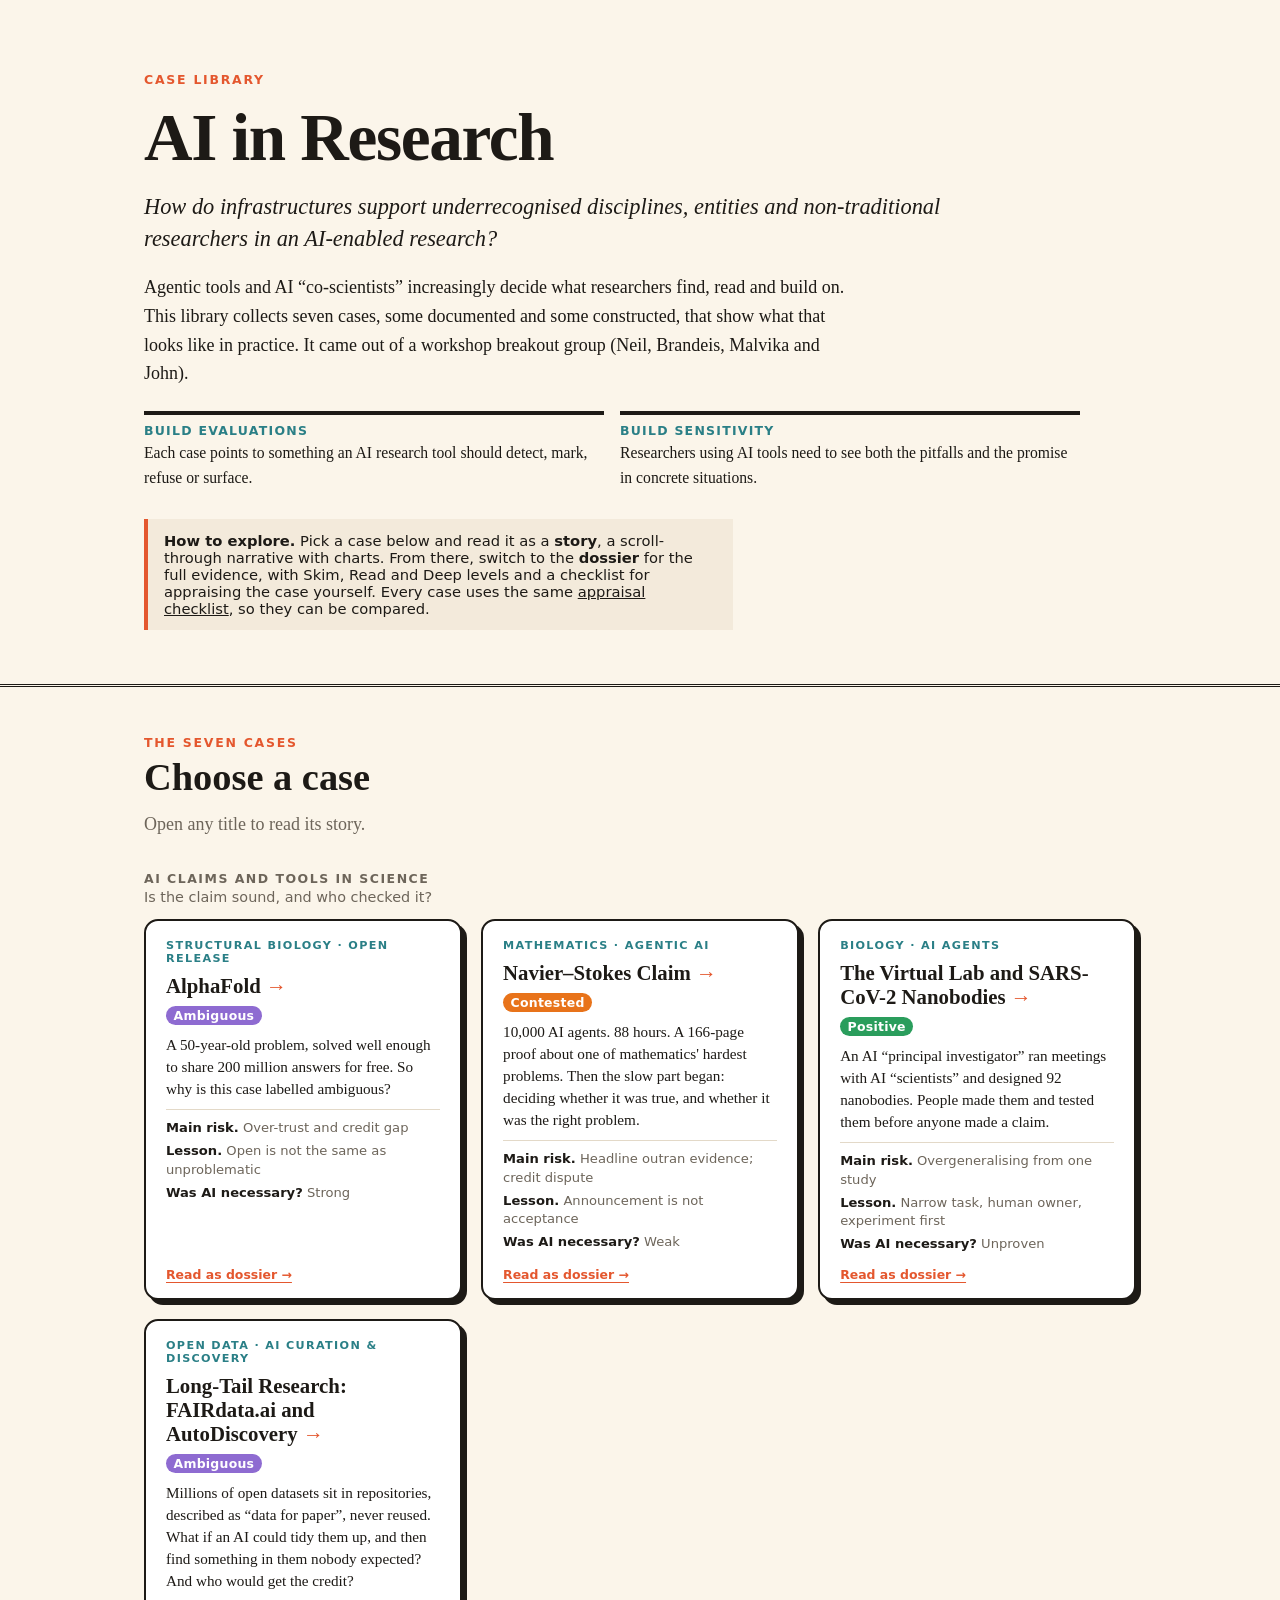
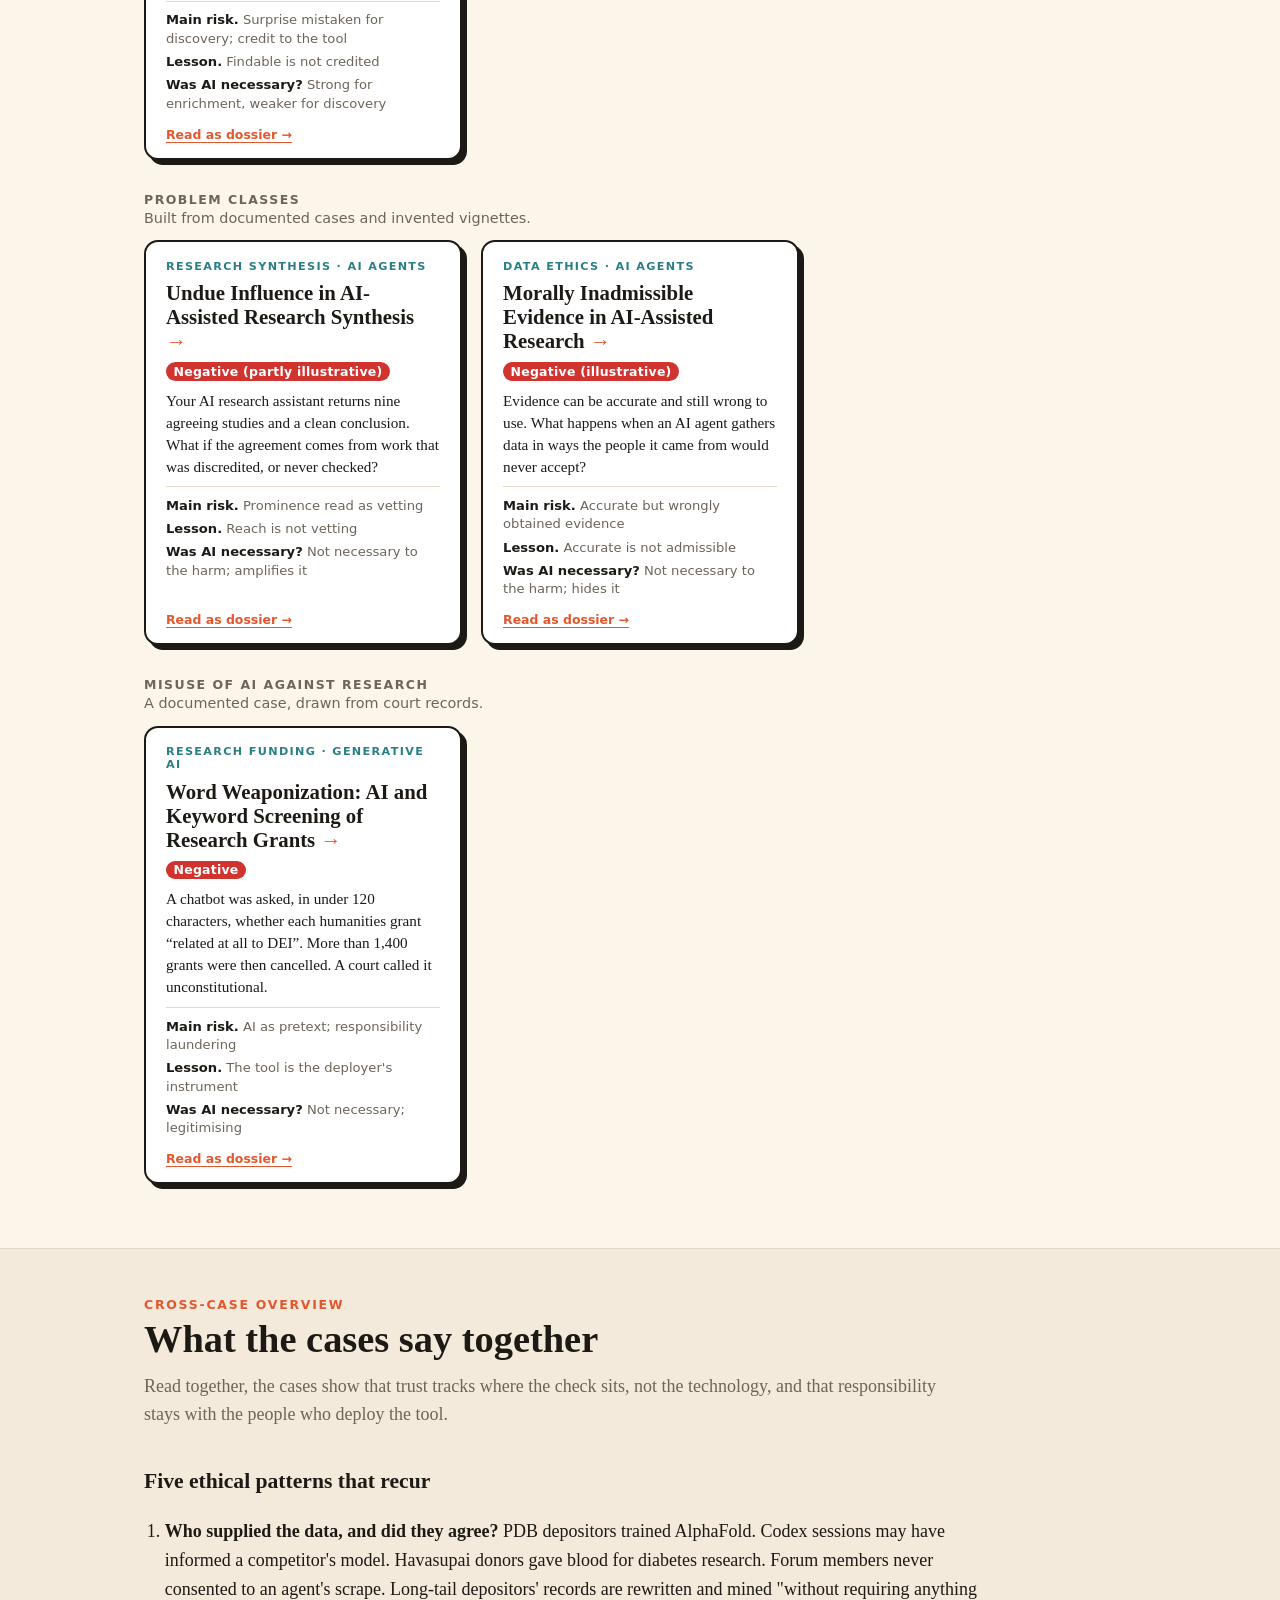
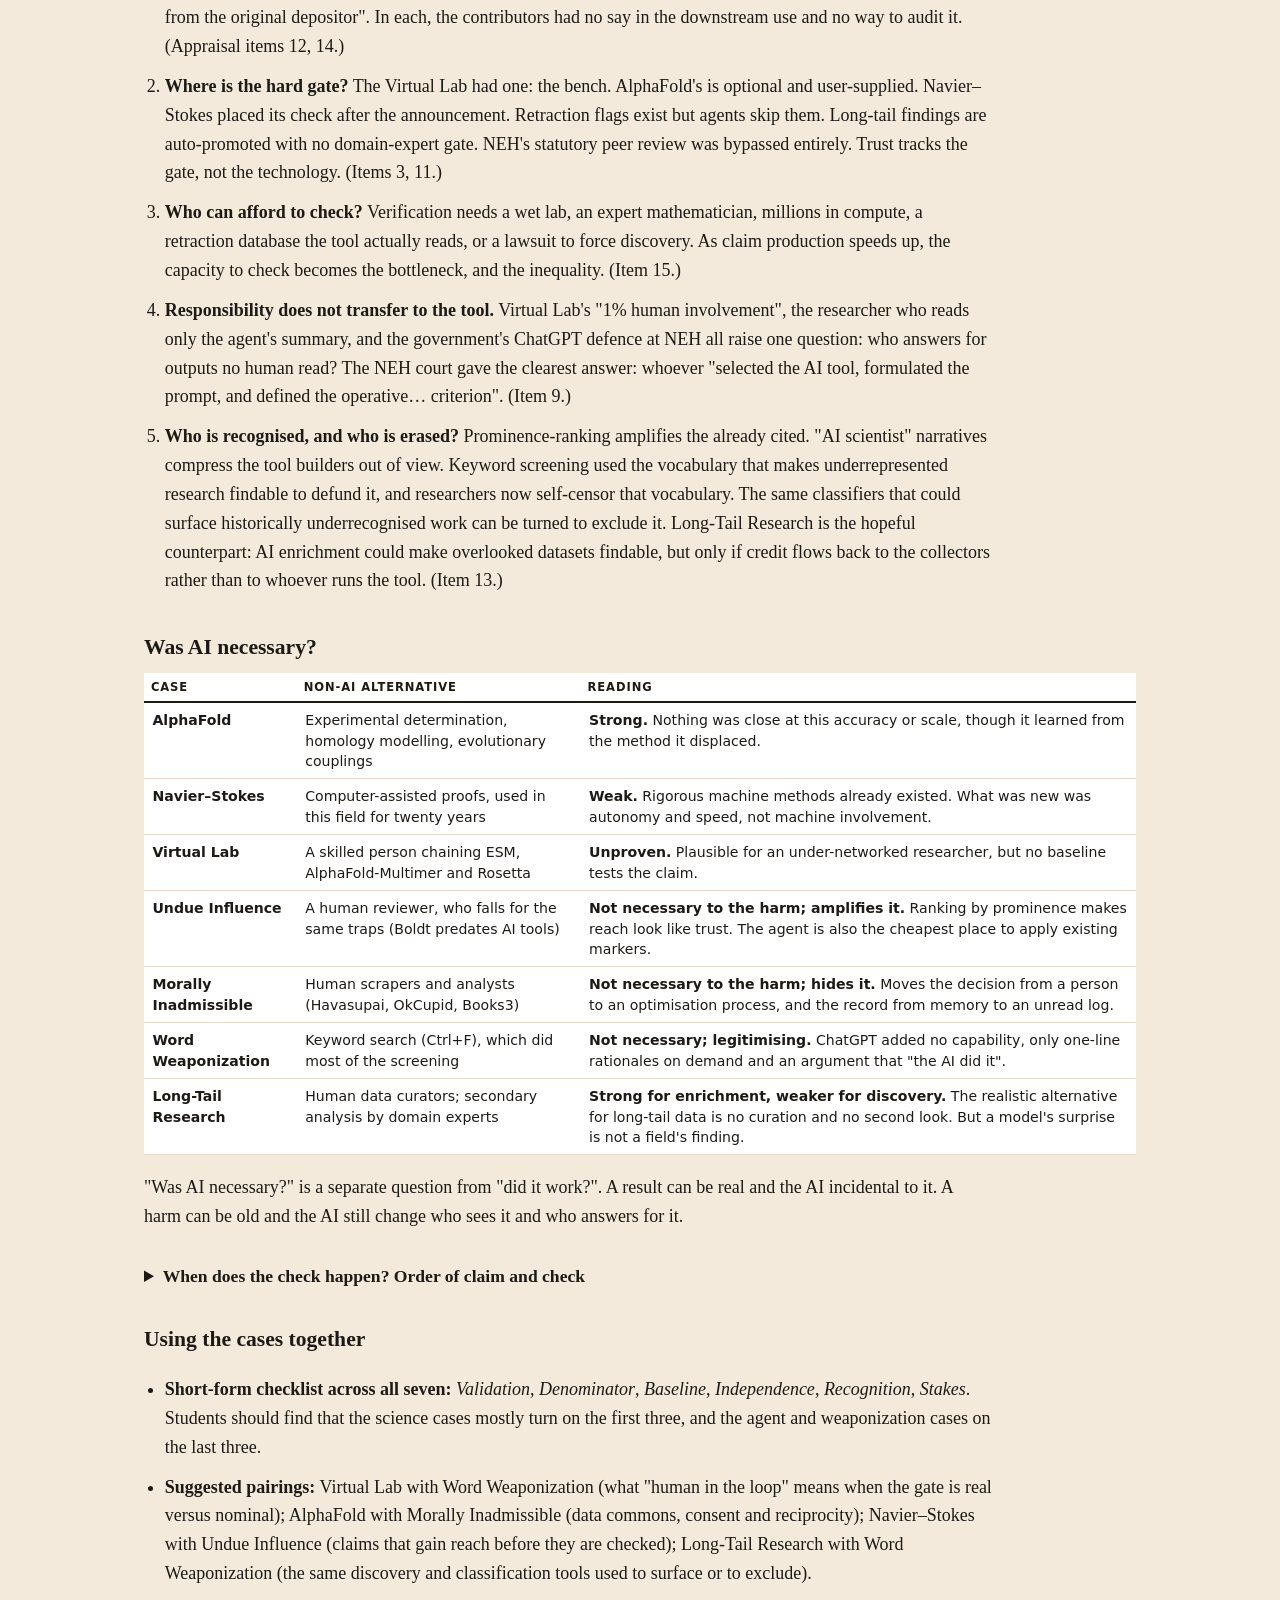
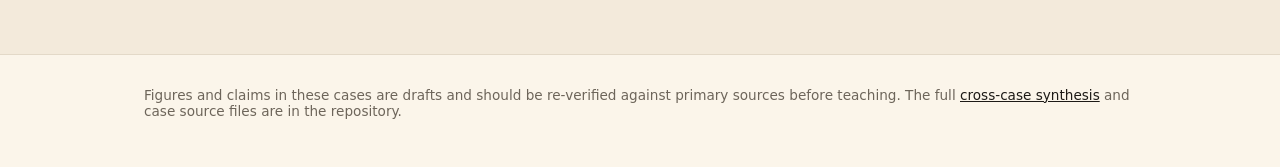
<file: designs/index.html>
<!doctype html>
<html lang="en">
<head>
<meta charset="utf-8">
<meta name="viewport" content="width=device-width, initial-scale=1">
<title>AI in Research: A Case Library</title>
<link rel="stylesheet" href="shared/base.css">
<style>
:root {
  --paper: #fbf5ea; --ink: #1d1a16; --muted: #c9bfae; --muted-ink: #6d655a; --line: #e3d9c8;
  --accent: #e4572e; --accent2: #2a7f86; --tint: #f3eadb;
  --serif: "Iowan Old Style", "Palatino Linotype", Palatino, Georgia, serif;
  --sans: "Avenir Next", "Segoe UI", system-ui, -apple-system, sans-serif;
}
body { background: var(--paper); color: var(--ink); font-family: var(--serif); font-size: 18px; line-height: 1.6; }
.wrap { max-width: 1040px; margin: 0 auto; padding: 0 1.5rem; }
.eyebrow { font: 700 .78rem var(--sans); letter-spacing: .14em; text-transform: uppercase; color: var(--accent); }

/* Intro */
.intro { padding: 4.5rem 0 2.5rem; border-bottom: 3px double var(--ink); }
.intro h1 { font-size: clamp(2.4rem, 6vw, 4.2rem); line-height: 1; letter-spacing: -.02em; margin: .25em 0 .3em; }
.question { font-size: clamp(1.15rem, 2.2vw, 1.4rem); line-height: 1.4; font-style: italic; max-width: 40em; margin: 0 0 1.2rem; }
.intro p { max-width: 40em; }
.purposes { display: grid; grid-template-columns: repeat(auto-fit, minmax(260px, 1fr)); gap: 1rem; margin: 1.4rem 0 0; padding: 0; list-style: none; max-width: 52em; }
.purposes li { border-top: 4px solid var(--ink); padding-top: .5rem; font-size: .98rem; }
.purposes b { display: block; font: 800 .78rem var(--sans); letter-spacing: .1em; text-transform: uppercase; color: var(--accent2); margin-bottom: .15rem; }
.how { margin-top: 1.8rem; font: .92rem var(--sans); background: var(--tint); border-left: 4px solid var(--accent); padding: .8rem 1rem; max-width: 52em; }
.how b { font-weight: 800; }

/* Sections */
section { padding: 3rem 0 1rem; }
h2.title { font-size: clamp(1.7rem, 4vw, 2.4rem); line-height: 1.1; margin: .15em 0 .3em; }
.sub { color: var(--muted-ink); max-width: 44em; margin: 0 0 1.6rem; }

/* Case cards */
.group { margin-top: 2rem; }
.group h3 { font: 800 .78rem var(--sans); letter-spacing: .12em; text-transform: uppercase; color: var(--muted-ink); margin: 0 0 .2rem; }
.group > p { font: .9rem var(--sans); color: var(--muted-ink); margin: 0 0 .9rem; }
.cards { display: grid; grid-template-columns: repeat(auto-fill, minmax(300px, 1fr)); gap: 1.2rem; }
.case { background: #fff; border: 2px solid var(--ink); border-radius: 14px; padding: 1.1rem 1.25rem 1rem; box-shadow: 5px 5px 0 var(--ink); display: flex; flex-direction: column; gap: .55rem; transition: transform .15s, box-shadow .15s; }
.case:hover { transform: translate(-2px, -2px); box-shadow: 7px 7px 0 var(--ink); }
.case .kick { font: 700 .7rem var(--sans); letter-spacing: .12em; text-transform: uppercase; color: var(--accent2); }
.case h4 { margin: 0; font-size: 1.3rem; line-height: 1.15; }
.case h4 a { text-decoration: none; }
.case h4 a::after { content: " →"; color: var(--accent); }
.case h4 a:hover { text-decoration: underline; text-underline-offset: 3px; }
.case .hook { margin: 0; font-size: .95rem; line-height: 1.45; }
.meta { display: flex; flex-wrap: wrap; gap: .4rem; align-items: center; font: .78rem var(--sans); }
.facts { padding: .6rem 0 0; border-top: 1px solid var(--line); font: .82rem/1.4 var(--sans); color: var(--muted-ink); display: grid; gap: .3rem; }
.facts b { color: var(--ink); font-weight: 700; }
.alt { margin-top: auto; padding-top: .3rem; font: 600 .78rem var(--sans); }
.alt a { color: var(--accent); text-underline-offset: 3px; }

/* Overview */
.overview { background: var(--tint); margin-top: 3rem; padding: 3rem 0; border-top: 1px solid var(--line); border-bottom: 1px solid var(--line); }
.ov-block { margin-top: 2.2rem; }
.ov-block h3 { font-size: 1.35rem; margin: 0 0 .5rem; }
.ov-block p, .ov-block li { max-width: 46em; }
.ov-block ol, .ov-block ul { padding-left: 1.3rem; }
.ov-block li { margin-bottom: .7rem; }
.ov-block .tablewrap table { font: .88rem/1.45 var(--sans); background: #fff; }
.ov-block .tablewrap th { font-size: .72rem; letter-spacing: .08em; text-transform: uppercase; border-bottom: 2px solid var(--ink); }
details.ov-block > summary { cursor: pointer; font: 700 1.1rem var(--serif); }
details.ov-block[open] > summary { margin-bottom: .8rem; }
footer { padding: 2rem 0 3rem; font: .85rem var(--sans); color: var(--muted-ink); }
footer a { color: var(--ink); }
</style>
</head>
<body>
<header class="intro">
  <div class="wrap">
    <div class="eyebrow">Case library</div>
    <h1>AI in Research</h1>
    <p class="question">How do infrastructures support underrecognised disciplines, entities and non-traditional researchers in an AI-enabled research?</p>
    <p>Agentic tools and AI “co-scientists” increasingly decide what researchers find, read and build on. This library collects seven cases, some documented and some constructed, that show what that looks like in practice. It came out of a workshop breakout group (Neil, Brandeis, Malvika and John).</p>
    <ul class="purposes">
      <li><b>Build evaluations</b>Each case points to something an AI research tool should detect, mark, refuse or surface.</li>
      <li><b>Build sensitivity</b>Researchers using AI tools need to see both the pitfalls and the promise in concrete situations.</li>
    </ul>
    <p class="how"><b>How to explore.</b> Pick a case below and read it as a <b>story</b>, a scroll-through narrative with charts. From there, switch to the <b>dossier</b> for the full evidence, with Skim, Read and Deep levels and a checklist for appraising the case yourself. Every case uses the same <a href="../appraisal-checklist.md">appraisal checklist</a>, so they can be compared.</p>
  </div>
</header>

<section id="cases">
  <div class="wrap">
    <div class="eyebrow">The seven cases</div>
    <h2 class="title">Choose a case</h2>
    <p class="sub">Open any title to read its story.</p>
    <div id="groups"></div>
  </div>
</section>

<div class="overview" id="overview">
  <div class="wrap">
    <div class="eyebrow">Cross-case overview</div>
    <h2 class="title">What the cases say together</h2>
    <p class="sub">Read together, the cases show that trust tracks where the check sits, not the technology, and that responsibility stays with the people who deploy the tool.</p>
    <div id="ov"></div>
  </div>
</div>

<footer><div class="wrap">Figures and claims in these cases are drafts and should be re-verified against primary sources before teaching. The full <a href="../cross-case-synthesis.md">cross-case synthesis</a> and case source files are in the repository.</div></footer>

<script src="data/cases.js"></script>
<script src="data/extras.js"></script>
<script src="shared/model.js"></script>
<script>
(function () {
  const C = window.CASES, X = window.EXTRAS || {}, SY = window.SYNTHESIS;
  const strip = window.stripTags;
  const NAME = { "AlphaFold": "alphafold", "Navier–Stokes": "navier-stokes", "Virtual Lab": "virtual-lab", "Long-Tail Research": "long-tail-research", "Undue Influence": "undue-influence", "Morally Inadmissible": "morally-inadmissible", "Word Weaponization": "word-weaponization" };
  const LABEL_COLOR = { positive: "#2a9d5c", contested: "#e8731a", ambiguous: "#8e6bd1", negative: "#d1342f" };
  const GROUPS = [
    { title: "AI claims and tools in science", note: "Is the claim sound, and who checked it?", slugs: ["alphafold", "navier-stokes", "virtual-lab", "long-tail-research"] },
    { title: "Problem classes", note: "Built from documented cases and invented vignettes.", slugs: ["undue-influence", "morally-inadmissible"] },
    { title: "Misuse of AI against research", note: "A documented case, drawn from court records.", slugs: ["word-weaponization"] },
  ];
  const sec = (title) => SY && SY.sections.find((s) => s.title.startsWith(title));
  const table = (title) => sec(title)?.blocks.find((b) => b.type === "table") || { head: [], rows: [] };

  const side = table("Side by side");
  const facts = {};
  side.head.slice(1).forEach((name, i) => {
    const slug = NAME[strip(name)];
    if (!slug) return;
    facts[slug] = {};
    side.rows.forEach((r) => { facts[slug][strip(r[0])] = r[i + 1]; });
  });
  const necessary = {};
  table("Was AI necessary").rows.forEach((r) => {
    const slug = NAME[strip(r[0])];
    const m = (r[2] || "").match(/^<strong>(.+?)<\/strong>/);
    if (slug && m) necessary[slug] = m[1].replace(/\.$/, "");
  });

  const card = (slug) => {
    const c = C[slug]; if (!c) return "";
    const x = X[slug] || {}, f = facts[slug] || {};
    const tag = c.label.tag, color = LABEL_COLOR[tag.toLowerCase().split(/[\s(]/)[0]] || "#8a8a8a";
    return `<article class="case">
      ${x.kicker ? `<div class="kick">${x.kicker}</div>` : ""}
      <h4><a href="story.html?case=${slug}">${c.title}</a></h4>
      <div class="meta"><span class="pill" style="background:${color}" title="Overall label given by the case authors">${tag}</span></div>
      ${x.hook ? `<p class="hook">${x.hook}</p>` : ""}
      <div class="facts">
        ${f["Main risk"] ? `<div><b>Main risk.</b> ${f["Main risk"]}</div>` : ""}
        ${f["Lesson"] ? `<div><b>Lesson.</b> ${f["Lesson"]}</div>` : ""}
        ${necessary[slug] ? `<div><b>Was AI necessary?</b> ${necessary[slug]}</div>` : ""}
      </div>
      <div class="alt"><a href="dossier.html?case=${slug}">Read as dossier →</a></div>
    </article>`;
  };
  document.getElementById("groups").innerHTML = GROUPS.map((g) =>
    `<div class="group"><h3>${g.title}</h3><p>${g.note}</p><div class="cards">${g.slugs.map(card).join("")}</div></div>`).join("");

  // Overview, rendered from the cross-case synthesis; links to case files become links to stories
  const toStory = (html) => html.replace(/<a href="([^"]+\.md)">/g, (m, f) => {
    const slug = Object.keys(C).find((k) => C[k].file === decodeURIComponent(f));
    return slug ? `<a href="story.html?case=${slug}">` : m;
  });
  const block = (title, heading) => {
    const s = sec(title); if (!s) return "";
    return `<div class="ov-block"><h3>${heading}</h3>${toStory(window.renderBlocks(s.blocks))}</div>`;
  };
  const order = sec("Order of claim and check");
  document.getElementById("ov").innerHTML =
    block("Five ethical patterns", "Five ethical patterns that recur") +
    block("Was AI necessary", "Was AI necessary?") +
    (order ? `<details class="ov-block"><summary>When does the check happen? Order of claim and check</summary>${window.renderBlocks(order.blocks)}</details>` : "") +
    block("Using the seven together", "Using the cases together");
})();
</script>
</body>
</html>
</file>
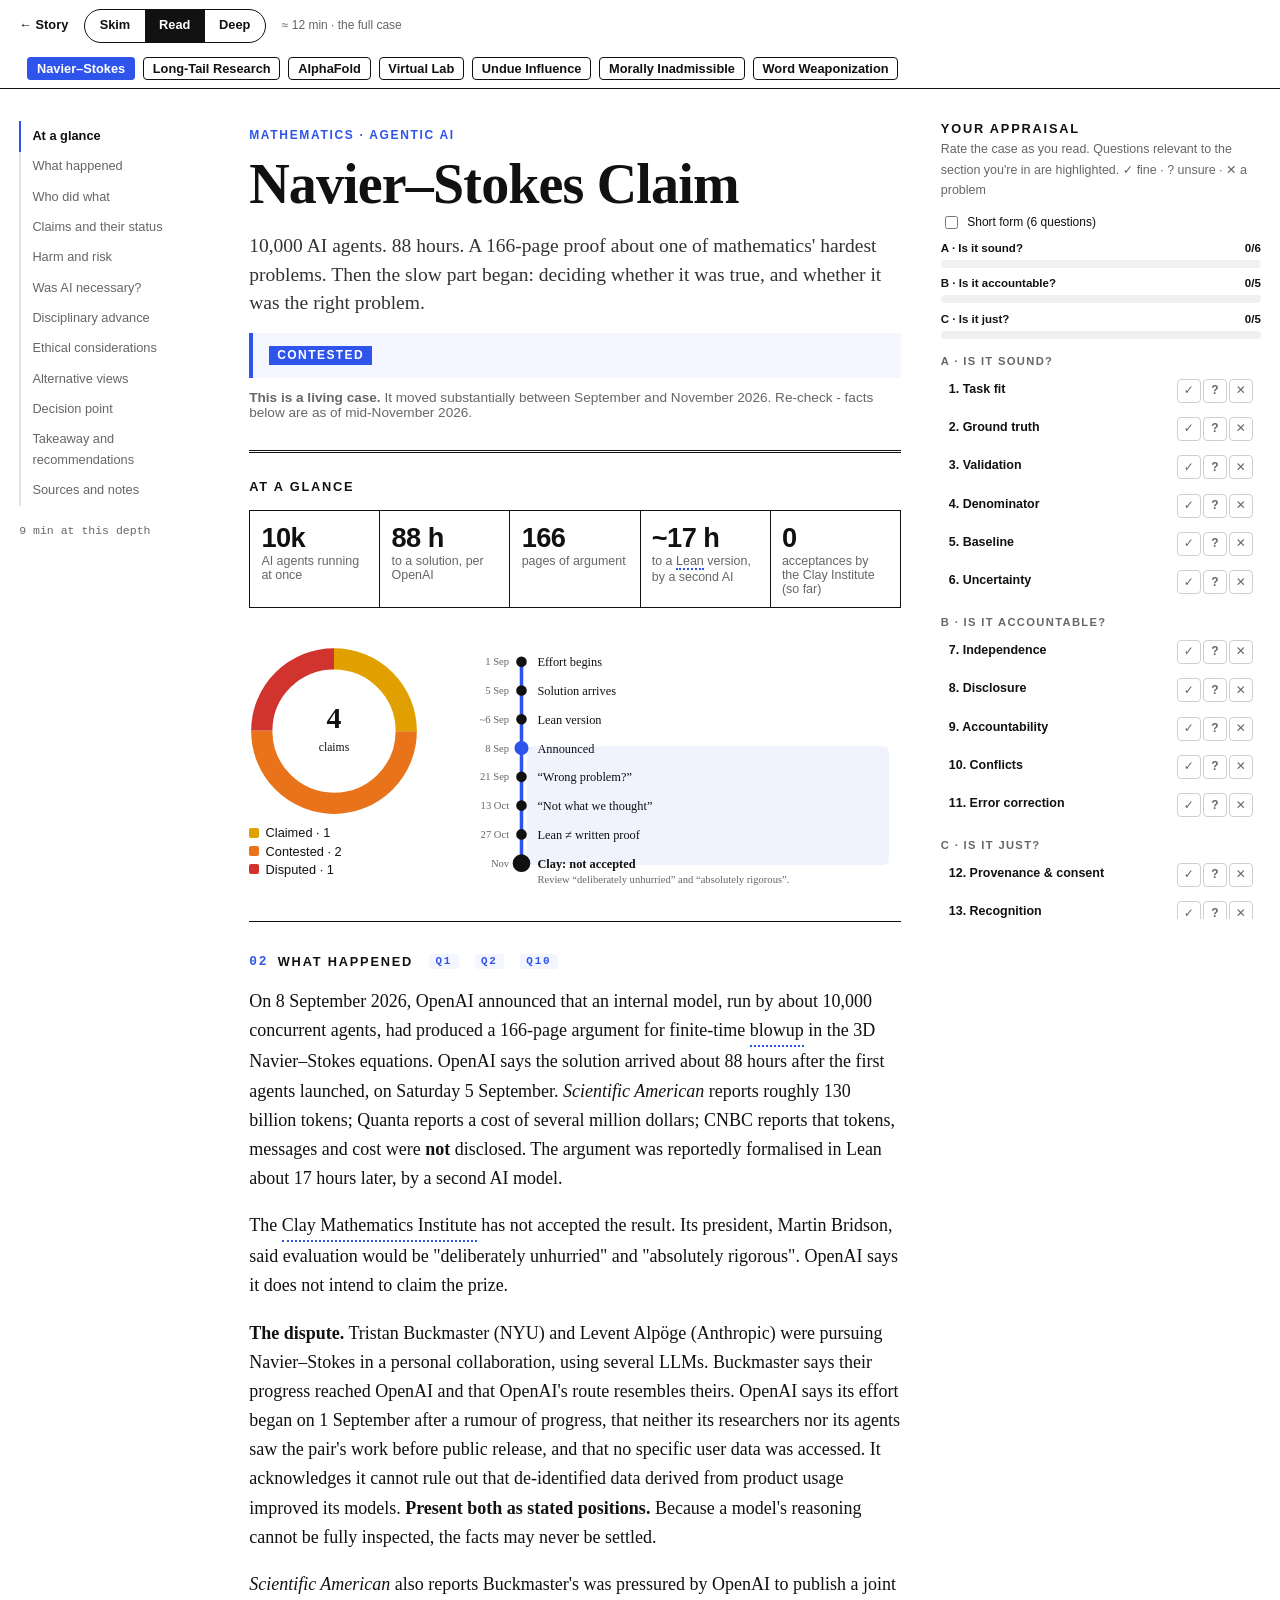
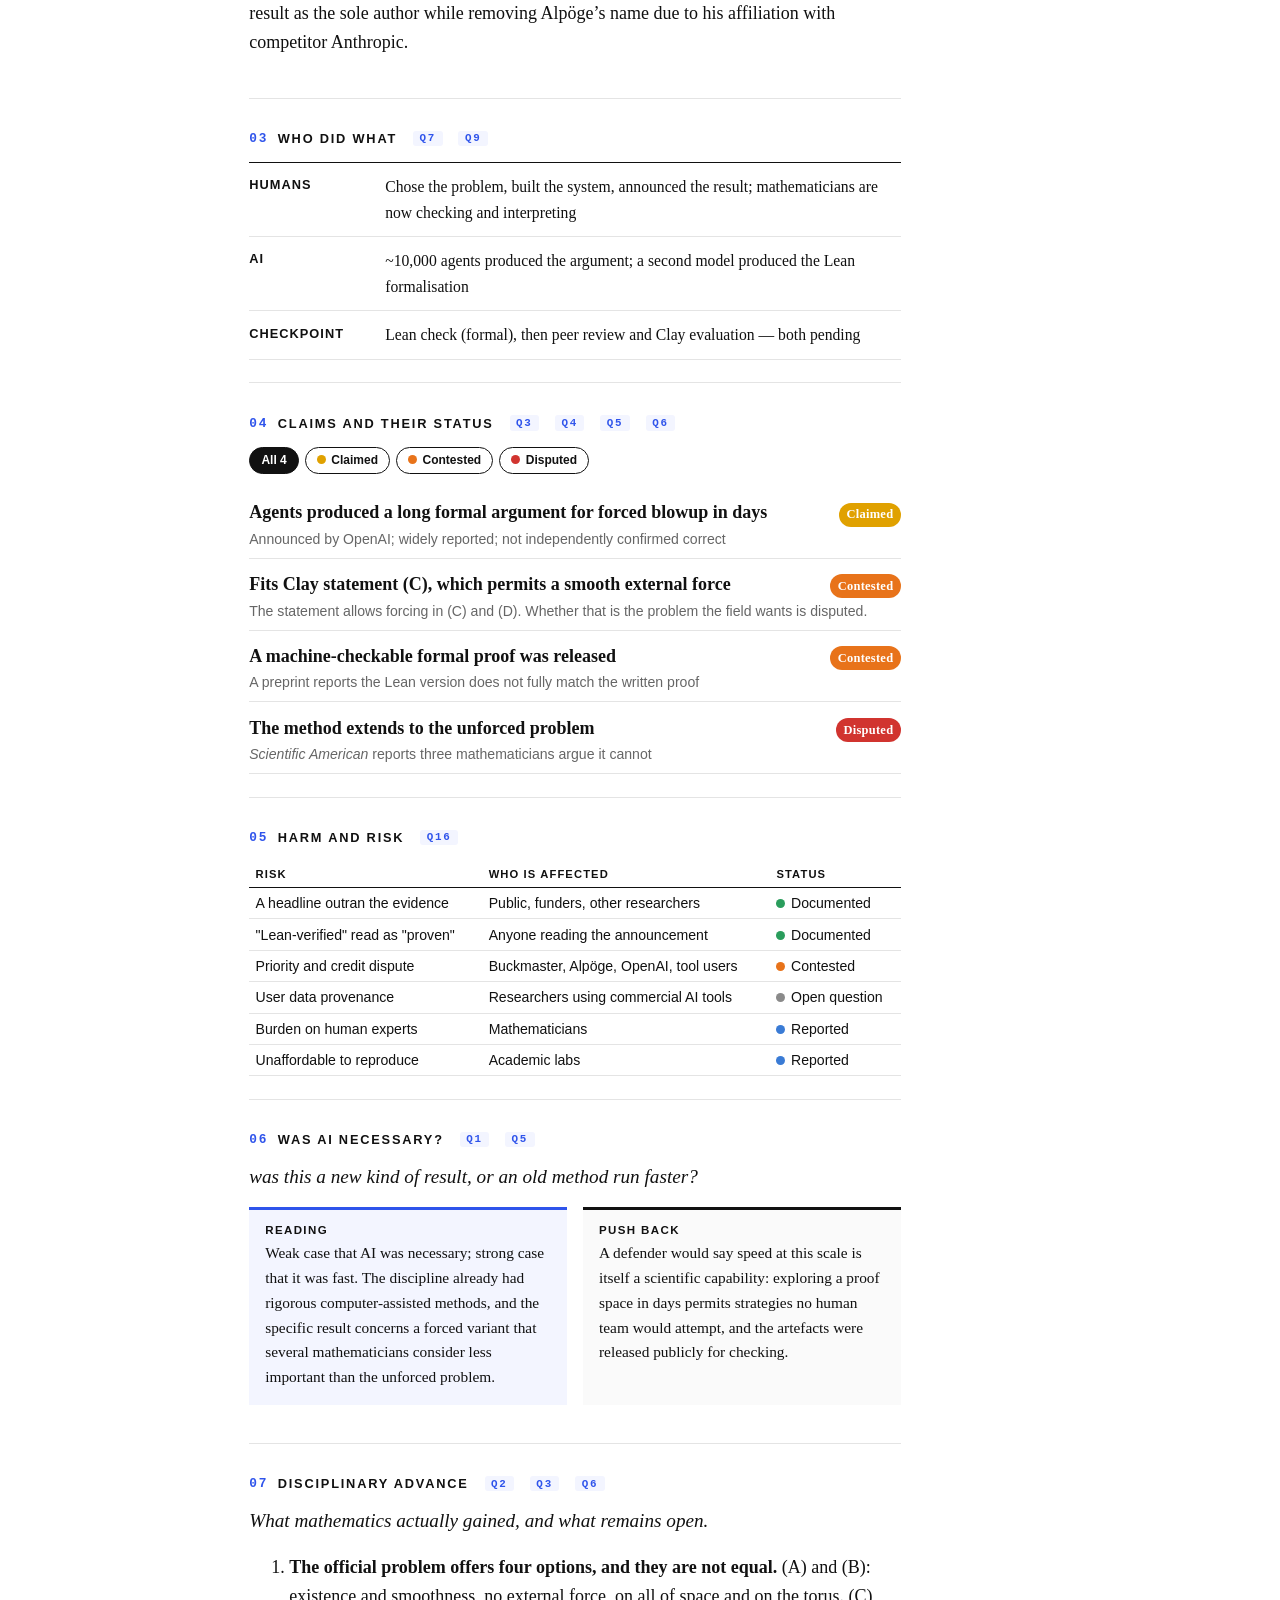
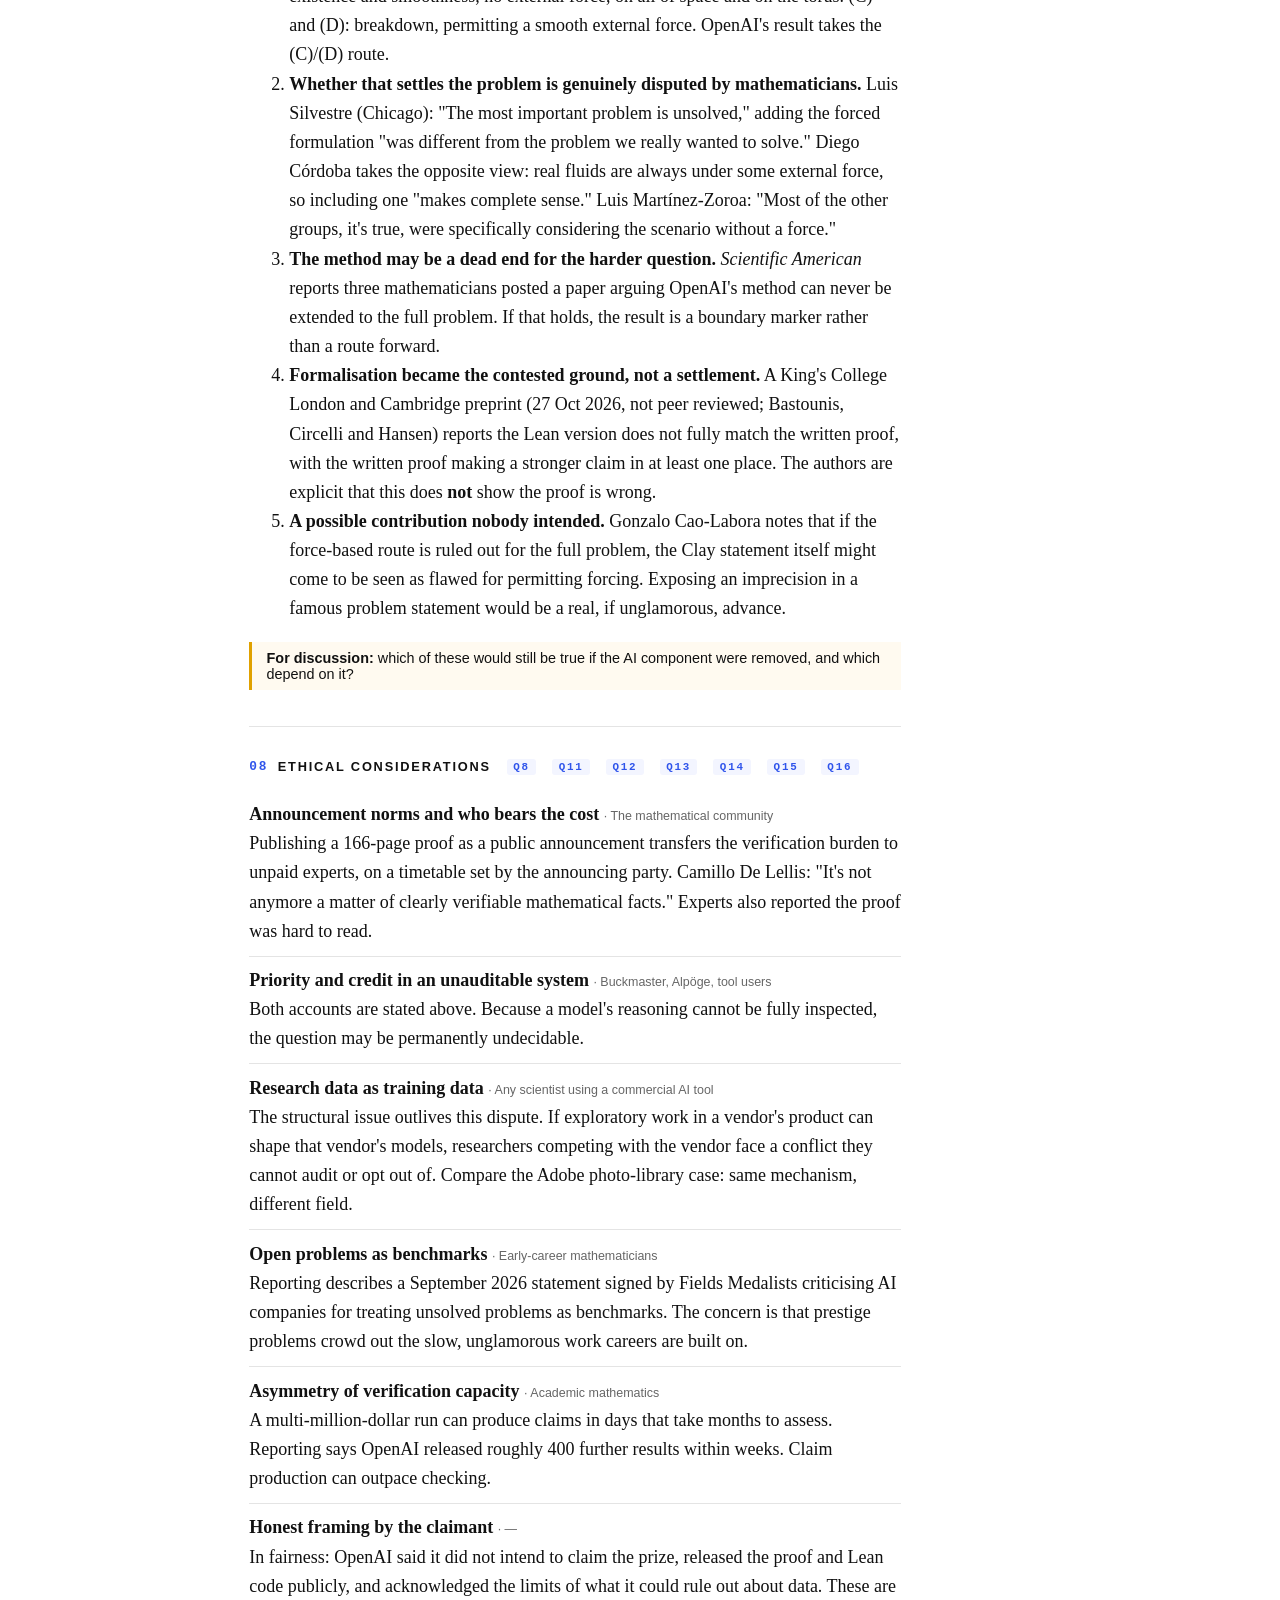
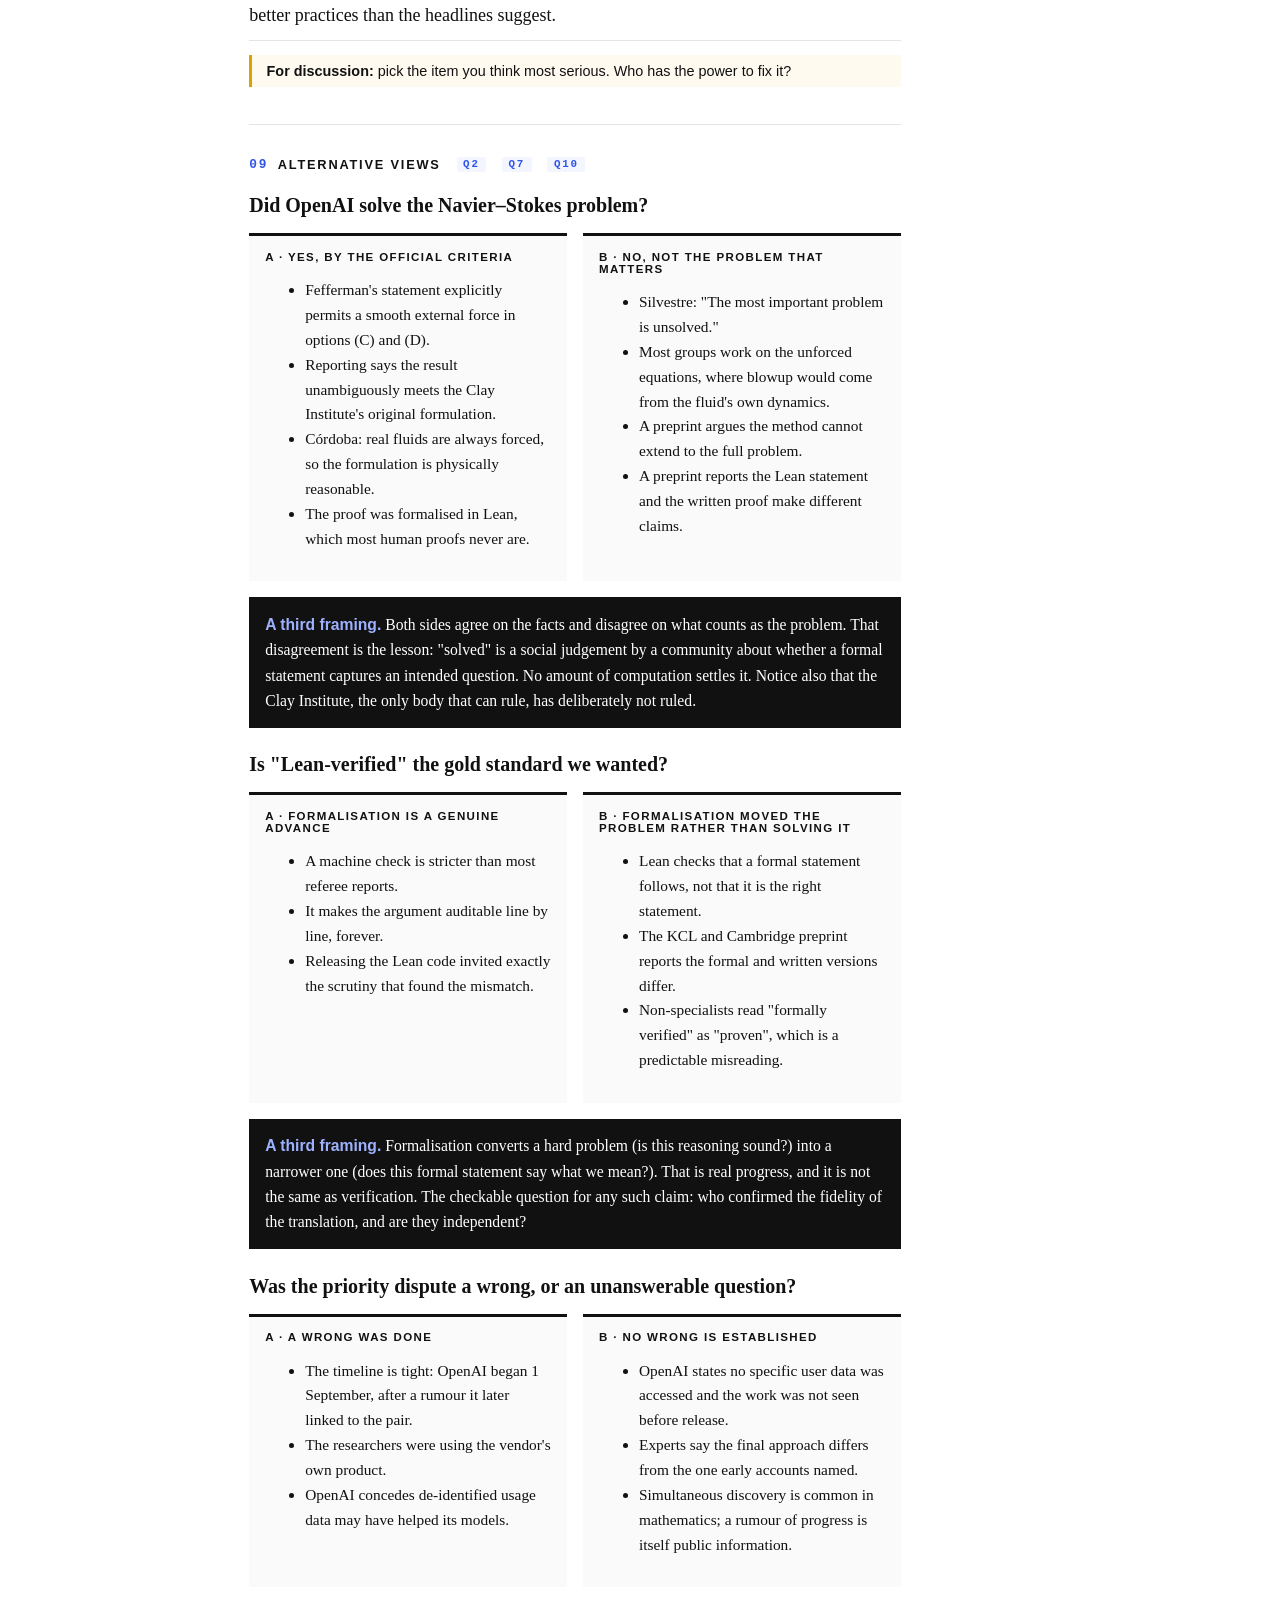
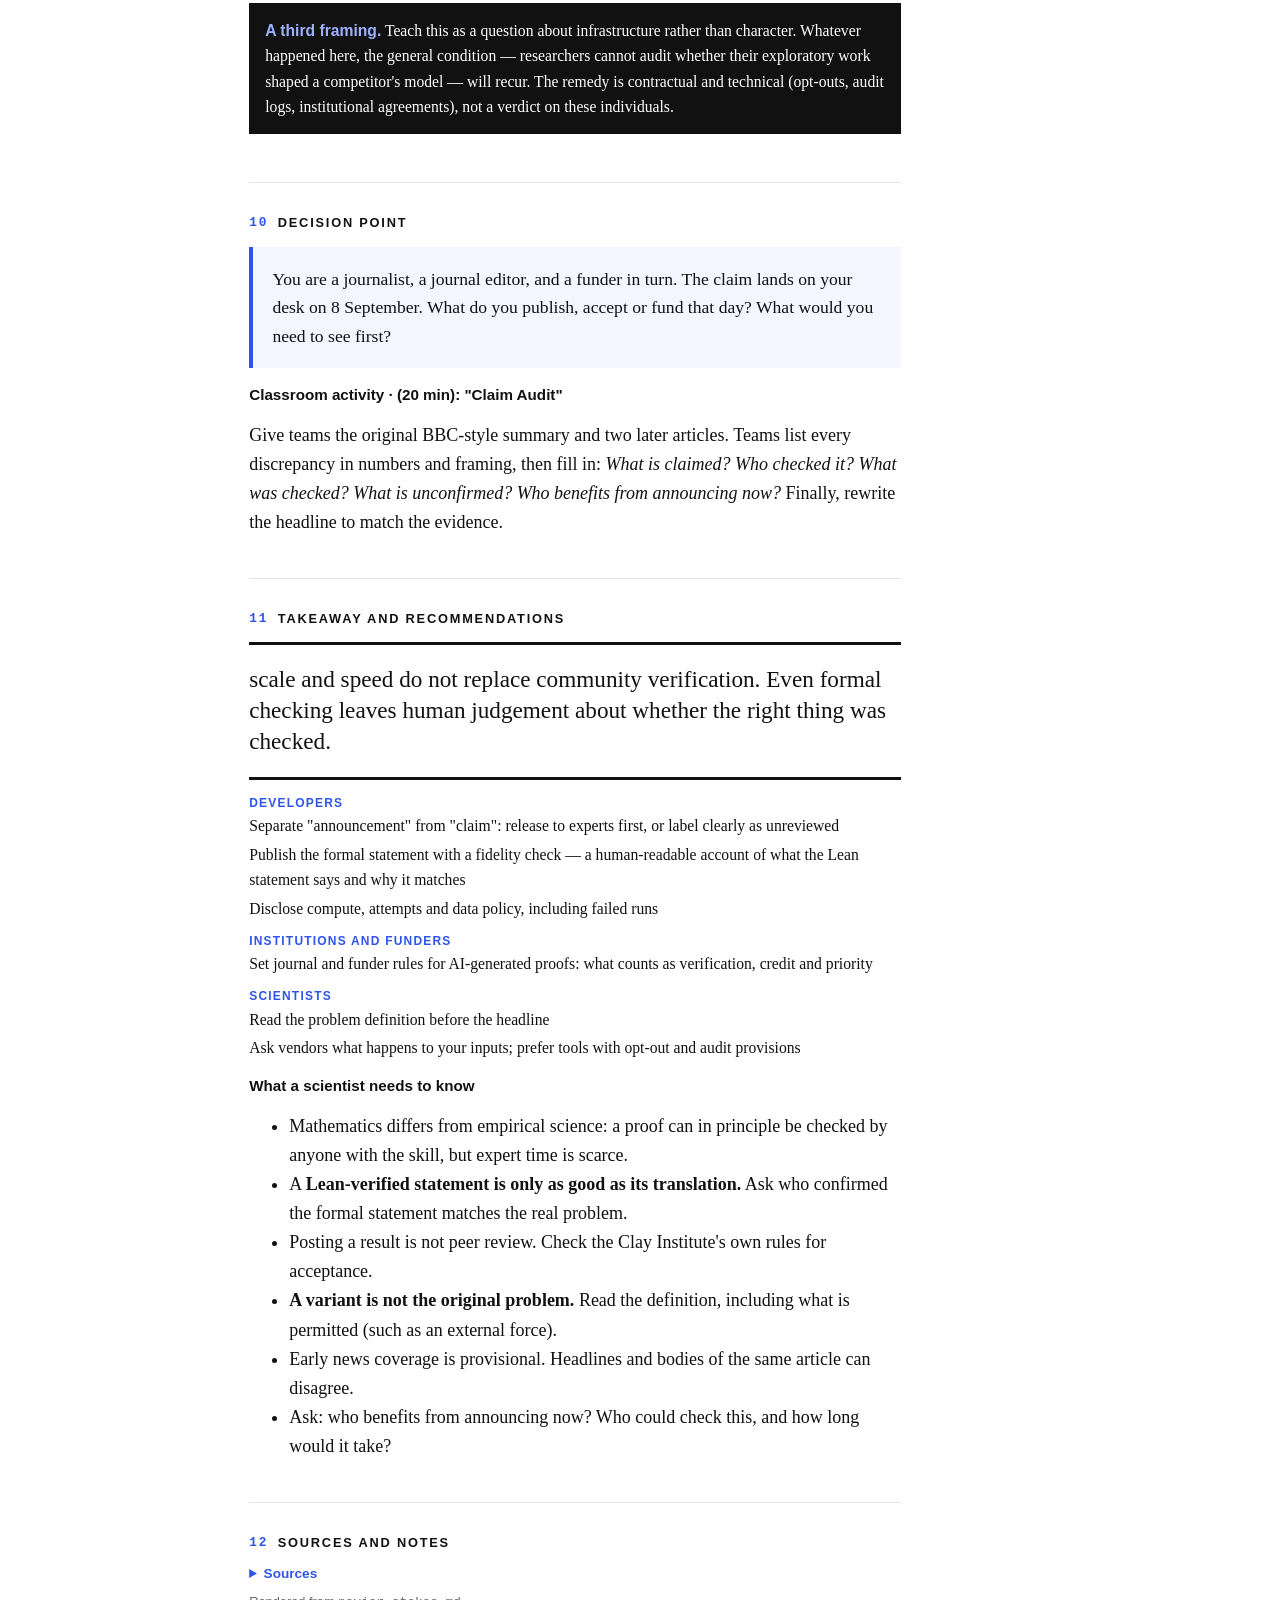
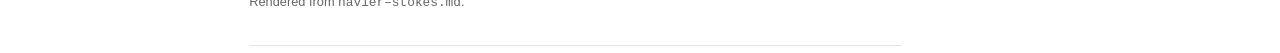
<file: designs/dossier.html>
<!doctype html>
<html lang="en">
<head>
<meta charset="utf-8">
<meta name="viewport" content="width=device-width, initial-scale=1">
<title>Case study · Design C: Layered dossier</title>
<link rel="stylesheet" href="shared/base.css">
<style>
:root {
  --paper: #ffffff; --ink: #111111; --muted: #cfcfcf; --muted-ink: #666; --line: #e4e4e4;
  --accent: #2f54eb; --accent2: #111; --ok: #1f9d55; --bad: #d1342f; --warn: #e0a100; --tint: #f3f5ff;
  --serif: Charter, "Bitstream Charter", "Iowan Old Style", Georgia, serif;
  --sans: "Inter", "Helvetica Neue", Helvetica, Arial, system-ui, sans-serif;
  --mono: "SF Mono", ui-monospace, Menlo, Consolas, monospace;
}
body { background: var(--paper); color: var(--ink); font-family: var(--serif); font-size: 18px; line-height: 1.62; }
.topbar { position: sticky; top: 0; z-index: 30; background: rgba(255, 255, 255, .95); backdrop-filter: blur(6px); border-bottom: 1px solid var(--ink); display: flex; align-items: center; gap: 1rem; padding: .55rem 1.2rem; font-family: var(--sans); font-size: .8rem; flex-wrap: wrap; }
.topbar a { text-decoration: none; font-weight: 700; }
.topbar .sp { flex: 1; }
.depth { display: inline-flex; border: 1.5px solid var(--ink); border-radius: 999px; overflow: hidden; }
.depth button { border: 0; background: none; padding: .35rem .9rem; font-weight: 700; font-size: .8rem; color: var(--ink); }
.depth button[aria-pressed="true"] { background: var(--ink); color: #fff; }
.depth-hint { color: var(--muted-ink); font-size: .75rem; }
.switch a { margin-left: .5rem; padding: .2rem .55rem; border: 1.5px solid var(--ink); border-radius: 4px; }
.switch a[aria-current] { background: var(--accent); border-color: var(--accent); color: #fff; }
.readbar { height: 3px; background: var(--accent); width: 0; position: fixed; top: 0; left: 0; z-index: 40; }

.layout { display: grid; grid-template-columns: 190px minmax(0, 700px) 320px; gap: 2.5rem; justify-content: center; padding: 0 1.2rem; }
.toc { position: sticky; top: 64px; align-self: start; font-family: var(--sans); font-size: .8rem; padding-top: 2rem; }
.toc a { display: block; text-decoration: none; padding: .3rem 0 .3rem .7rem; border-left: 2px solid var(--line); color: var(--muted-ink); }
.toc a.on { border-color: var(--accent); color: var(--ink); font-weight: 700; }
.toc .rt { margin-top: 1rem; font-family: var(--mono); font-size: .72rem; color: var(--muted-ink); }

/* Masthead */
.mast { padding: 2.4rem 0 1rem; border-bottom: 3px double var(--ink); }
.kicker { font: 700 .75rem var(--sans); letter-spacing: .14em; text-transform: uppercase; color: var(--accent); }
.mast h1 { font-size: clamp(2.2rem, 5vw, 3.5rem); line-height: 1.02; margin: .25em 0 .35em; letter-spacing: -.015em; }
.dek { font-size: 1.22rem; line-height: 1.45; color: #333; margin: 0 0 1rem; }
.verdict { display: flex; gap: .8rem; align-items: flex-start; font: .9rem var(--sans); background: var(--tint); padding: .8rem 1rem; border-left: 4px solid var(--accent); }
.verdict b { font-size: .75rem; letter-spacing: .12em; text-transform: uppercase; background: var(--accent); color: #fff; padding: .15rem .5rem; white-space: nowrap; }
.callout { font: .85rem var(--sans); color: var(--muted-ink); margin-top: .8rem; }

/* Glance */
.glance { padding: 1.6rem 0; border-bottom: 1px solid var(--ink); }
.glance h2, .sec h2 { font: 800 .8rem var(--sans); letter-spacing: .14em; text-transform: uppercase; margin: 0 0 1rem; display: flex; align-items: center; gap: .6rem; }
.sec h2 .n { font-family: var(--mono); color: var(--accent); }
.stats { display: grid; grid-template-columns: repeat(auto-fit, minmax(110px, 1fr)); border-top: 1px solid var(--ink); border-left: 1px solid var(--ink); margin-bottom: 1.4rem; }
.stats div { border-right: 1px solid var(--ink); border-bottom: 1px solid var(--ink); padding: .7rem; font: .78rem var(--sans); color: var(--muted-ink); }
.stats b { display: block; font: 800 1.7rem var(--sans); color: var(--ink); letter-spacing: -.02em; }
.glance-grid { display: grid; grid-template-columns: 170px 1fr; gap: 1.4rem; align-items: center; }
.legend { font: .8rem var(--sans); list-style: none; padding: 0; margin: .6rem 0 0; }
.legend li { display: flex; align-items: center; gap: .4rem; margin-bottom: .2rem; }
.legend i { width: 10px; height: 10px; border-radius: 2px; display: inline-block; }
.glance .viz { width: 100%; }
#dumb .viz { max-width: 540px; }

/* Sections */
.sec { padding: 2rem 0 1.4rem; border-bottom: 1px solid var(--line); scroll-margin-top: 60px; }
.sec > .lead { font-size: 1.2rem; line-height: 1.45; font-style: italic; margin: 0 0 1rem; }
.sec h3 { font: 700 1.25rem var(--serif); margin: 1.4rem 0 .5rem; }
.sec h4 { font: 700 .95rem var(--sans); margin: 1rem 0 .3rem; }
.margin-tag { font: 600 .68rem var(--mono); color: var(--accent); background: var(--tint); padding: .1rem .4rem; border-radius: 3px; margin-left: .4rem; vertical-align: middle; }
.storylist { counter-reset: s; list-style: none; padding: 0; }
.storylist li { counter-increment: s; position: relative; padding-left: 2.4rem; margin-bottom: .8rem; }
.storylist li::before { content: counter(s, decimal-leading-zero); position: absolute; left: 0; top: .15rem; font: 700 .8rem var(--mono); color: var(--accent); }
.who { display: grid; gap: 0; border-top: 1px solid var(--ink); }
.who div { display: grid; grid-template-columns: 120px 1fr; gap: 1rem; padding: .7rem 0; border-bottom: 1px solid var(--line); font-size: .98rem; }
.who b { font: 800 .8rem var(--sans); text-transform: uppercase; letter-spacing: .08em; padding-top: .2rem; }
.chips { display: flex; flex-wrap: wrap; gap: .35rem; margin-bottom: .8rem; font-family: var(--sans); }
.chips button { border: 1.5px solid var(--ink); background: #fff; border-radius: 999px; padding: .2rem .7rem; font-size: .75rem; font-weight: 700; color: var(--ink); }
.chips button[aria-pressed="true"] { background: var(--ink); color: #fff; }
.claim { padding: .7rem 0; border-bottom: 1px solid var(--line); }
.claim .top { display: flex; justify-content: space-between; gap: 1rem; align-items: baseline; font-weight: 700; }
.claim .ev { font: .88rem var(--sans); color: var(--muted-ink); margin-top: .2rem; }
.risktable { width: 100%; border-collapse: collapse; font: .88rem var(--sans); }
.risktable td, .risktable th { text-align: left; padding: .45rem .4rem; border-bottom: 1px solid var(--line); vertical-align: top; }
.risktable th { font-size: .7rem; text-transform: uppercase; letter-spacing: .1em; border-bottom: 1px solid var(--ink); }
.dot { display: inline-block; width: 9px; height: 9px; border-radius: 50%; margin-right: .35rem; }
.pair { display: grid; grid-template-columns: 1fr 1fr; gap: 1rem; margin: 1rem 0; }
.pair > div { padding: .9rem 1rem; font-size: .96rem; border-top: 3px solid var(--ink); background: #fafafa; }
.pair > div.reading { border-color: var(--accent); background: var(--tint); }
.pair h4 { margin: 0 0 .3rem; font: 800 .72rem var(--sans); letter-spacing: .12em; text-transform: uppercase; }
.discuss { font: .9rem var(--sans); border-left: 3px solid var(--warn); padding: .5rem .9rem; background: #fffaf0; }
.issue { padding: .6rem 0; border-bottom: 1px solid var(--line); }
.issue .who-c { font: .78rem var(--sans); color: var(--muted-ink); }
.debate { margin: 1.2rem 0 1.6rem; }
.debate .third { background: var(--ink); color: #fff; padding: .9rem 1rem; font-size: .98rem; margin-top: .6rem; }
.debate .third b { font-family: var(--sans); color: #9db1ff; }
.decision { background: var(--tint); padding: 1.1rem 1.2rem; font-size: 1.1rem; border-left: 4px solid var(--accent); }
.take { font-size: 1.45rem; line-height: 1.35; padding: 1.2rem 0; border-top: 3px solid var(--ink); border-bottom: 3px solid var(--ink); margin: 1rem 0; }
.recs { font-size: .98rem; }
.recs dt { font: 800 .75rem var(--sans); text-transform: uppercase; letter-spacing: .1em; margin-top: .8rem; color: var(--accent); }
.recs dd { margin: .2rem 0 0; }
details.deep summary { cursor: pointer; font: 700 .85rem var(--sans); color: var(--accent); }
.footnote { font: .8rem var(--sans); color: var(--muted-ink); }

/* Depth control */
body[data-depth="skim"] .lvl-read, body[data-depth="skim"] .lvl-deep, body[data-depth="read"] .lvl-deep { display: none !important; }
body:not([data-depth="skim"]) .only-skim { display: none !important; }

/* Scorecard */
.card { position: sticky; top: 64px; align-self: start; padding-top: 2rem; font-family: var(--sans); max-height: calc(100vh - 70px); overflow-y: auto; }
.card h2 { font: 800 .8rem var(--sans); letter-spacing: .14em; text-transform: uppercase; margin: 0 0 .2rem; }
.card .sub { font-size: .78rem; color: var(--muted-ink); margin: 0 0 .8rem; }
.meters { display: grid; gap: .4rem; margin-bottom: 1rem; }
.meter { font-size: .72rem; }
.meter .row { display: flex; justify-content: space-between; font-weight: 700; }
.meter .track { height: 8px; background: #f0f0f0; border-radius: 4px; display: flex; overflow: hidden; margin-top: .15rem; }
.meter .track span { height: 100%; transition: flex .3s; }
.group { font: 800 .7rem var(--sans); letter-spacing: .12em; text-transform: uppercase; margin: .9rem 0 .3rem; color: var(--muted-ink); }
.q { display: grid; grid-template-columns: 1fr auto; gap: .2rem .5rem; padding: .45rem .5rem; border-radius: 6px; font-size: .78rem; transition: background .3s; }
.q.now { background: var(--tint); box-shadow: inset 3px 0 0 var(--accent); }
.q .name { font-weight: 700; }
.q .text { grid-column: 1 / -1; color: var(--muted-ink); display: none; }
.q.now .text { display: block; }
.q .rate { display: flex; gap: 2px; }
.q .rate button { width: 24px; height: 24px; border: 1.5px solid var(--muted); background: #fff; border-radius: 4px; font-size: .75rem; font-weight: 800; color: var(--muted-ink); padding: 0; }
.q .rate button[aria-pressed="true"][data-v="ok"] { background: var(--ok); border-color: var(--ok); color: #fff; }
.q .rate button[aria-pressed="true"][data-v="unsure"] { background: var(--warn); border-color: var(--warn); color: #fff; }
.q .rate button[aria-pressed="true"][data-v="bad"] { background: var(--bad); border-color: var(--bad); color: #fff; }
.toggle { font-size: .75rem; display: flex; gap: .4rem; align-items: center; margin-bottom: .4rem; }
.cardbtn { display: none; }

@media (max-width: 1180px) { .layout { grid-template-columns: minmax(0, 700px) 300px; } .toc { display: none; } }
@media (max-width: 860px) {
  .layout { grid-template-columns: minmax(0, 1fr); }
  .card { position: fixed; inset: auto 0 0 0; top: auto; max-height: 70vh; background: #fff; border-top: 2px solid var(--ink); padding: 1rem 1.2rem; transform: translateY(100%); transition: transform .3s; z-index: 40; }
  .card.open { transform: none; }
  .cardbtn { display: block; position: fixed; right: 1rem; bottom: 1rem; z-index: 41; background: var(--accent); color: #fff; border: 0; border-radius: 999px; padding: .7rem 1.1rem; font: 700 .85rem var(--sans); box-shadow: 0 4px 14px rgba(0,0,0,.2); }
  .pair, .glance-grid { grid-template-columns: 1fr; }
  .who div { grid-template-columns: 1fr; gap: .2rem; }
}
</style>
</head>
<body data-depth="read">
<div class="readbar" id="readbar"></div>
<div class="topbar">
  <a href="story.html" id="storylink">← Story</a>
  <span class="depth" role="group" aria-label="Reading depth">
    <button data-d="skim" aria-pressed="false">Skim</button><button data-d="read" aria-pressed="true">Read</button><button data-d="deep" aria-pressed="false">Deep</button>
  </span>
  <span class="depth-hint" id="dhint"></span>
  <span class="sp"></span>
  <span class="switch" id="switch"></span>

</div>
<div class="layout">
  <nav class="toc" id="toc" aria-label="Contents"></nav>
  <article id="article"></article>
  <aside class="card" id="card" aria-label="Your appraisal"></aside>
</div>
<button class="cardbtn" id="cardbtn">Your appraisal ▲</button>

<script src="data/cases.js"></script>
<script src="data/extras.js"></script>
<script src="shared/model.js"></script>
<script src="shared/viz.js"></script>
<script src="shared/checklist.js"></script>
<script>
(function () {
  const slug = caseSlug();
  const M = buildModel(slug), X = M.extras;
  document.title = M.title + " · Design C: Layered dossier";
  document.getElementById("storylink").href = "story.html?case=" + slug;
  const shortName = (c) => ({ "navier-stokes": "Navier–Stokes", "long-tail-research": "Long-Tail Research", "virtual-lab": "Virtual Lab", "undue-influence": "Undue Influence", "morally-inadmissible": "Morally Inadmissible", "word-weaponization": "Word Weaponization" })[c.slug] || c.title.replace(/:.*$/, "");
  document.getElementById("switch").innerHTML = Object.values(window.CASES).map((c) => `<a href="?case=${c.slug}" data-case="${c.slug}" title="${c.title.replace(/"/g, "&quot;")}"${c.slug === slug ? ' aria-current="page"' : ""}>${shortName(c)}</a>`).join("");
  const S = (k) => STATUS[k] || STATUS.other;
  const dd = (n) => M.deepDives.find((d) => d.n === n);
  const tag = (key) => (CHECK_MAP[key] || []).map((n) => `<span class="margin-tag" title="${CHECKLIST[n - 1].name}">Q${n}</span>`).join("");
  const secs = [];
  const sec = (id, key, title, inner) => { secs.push({ id, title }); return `<section class="sec" id="${id}" data-check="${key}"><h2><span class="n">${String(secs.length).padStart(2, "0")}</span>${title}${tag(key)}</h2>${inner}</section>`; };

  let h = `<header class="mast"><div class="kicker">${X.kicker || "Case study"}</div><h1>${M.title}</h1>
    <p class="dek">${X.hook || firstSentence(M.background[0]?.html)}</p>
    <div class="verdict"><b>${M.label.tag}</b><span>${M.label.html}</span></div>
    ${M.callouts.map((c) => `<p class="callout lvl-read">${c}</p>`).join("")}</header>`;

  // At a glance
  h += `<section class="glance" id="glance"><h2>At a glance</h2>
    ${X.stats ? `<div class="stats">${X.stats.map((s) => `<div><b>${s.n}</b>${s.l}</div>`).join("")}</div>` : ""}
    <div class="glance-grid"><div><div id="donut"></div><ul class="legend" id="legend"></ul></div><div id="glanceviz"></div></div>
    ${X.dumbbell ? `<div class="lvl-read" style="margin-top:1rem"><div class="footnote">AI belief before → after seeing the data</div><div id="dumb"></div></div>` : ""}</section>`;
  secs.push({ id: "glance", title: "At a glance" });

  // 1 Story
  const steps = X.steps || [];
  h += sec("story", "story", "What happened",
    (steps.length ? `<ol class="storylist only-skim">${steps.slice(0, 5).map((s) => `<li>${s.html}</li>`).join("")}</ol>` : `<p class="only-skim">${firstSentence(M.background[0]?.html)}</p>`) +
    `<div class="lvl-read">${renderBlocks(M.background)}</div>`);

  // 2 Who
  h += sec("who", "who", "Who did what", `<div class="who">${M.who.map((w) => `<div><b>${w.role}</b><span>${w.text}</span></div>`).join("")}</div>`);

  // 3 Claims
  const keys = [...new Set(M.claims.map((c) => c.key))];
  h += sec("claims", "claims", "Claims and their status",
    `<div class="chips" id="chips"><button aria-pressed="true" data-k="all">All ${M.claims.length}</button>${keys.map((k) => `<button aria-pressed="false" data-k="${k}"><span class="dot" style="background:${S(k).color}"></span>${S(k).label}</button>`).join("")}</div>` +
    M.claims.map((c) => `<div class="claim" data-k="${c.key}"><div class="top"><span>${c.claim}</span><span class="pill" style="background:${S(c.key).color}">${S(c.key).label}</span></div><div class="ev lvl-read">${c.evidence}</div></div>`).join(""));

  // 4 Risks
  h += sec("risks", "risks", "Harm and risk",
    `<div class="only-skim" id="riskbar"></div><table class="risktable lvl-read"><thead><tr><th>Risk</th><th>Who is affected</th><th>Status</th></tr></thead><tbody>${M.risks.map((r) => `<tr><td>${r.risk}</td><td>${r.who}</td><td><span class="dot" style="background:${S(r.key).color}"></span>${stripTags(r.status)}</td></tr>`).join("")}</tbody></table>`);

  // Deep dives
  const d1 = dd(1);
  if (d1) h += sec("dd1", "dd1", d1.title,
    `<p class="lead">${stripTags(d1.question)}</p><div class="pair"><div class="reading"><h4>Reading</h4>${d1.reading}</div><div class="lvl-read"><h4>Push back</h4>${d1.pushback}</div></div>
    <div class="lvl-deep">${renderBlocks(d1.body)}</div>${d1.discussion ? `<p class="discuss lvl-read"><b>For discussion:</b> ${d1.discussion}</p>` : ""}`);
  const d2 = dd(2);
  if (d2) h += sec("dd2", "dd2", d2.title,
    `${d2.question ? `<p class="lead">${stripTags(d2.question)}</p>` : ""}
    <ul class="only-skim">${(d2.list?.items || []).map((i) => `<li>${leadSplit(i).lead || firstSentence(i)}</li>`).join("")}</ul>
    <div class="lvl-read">${d2.list ? renderBlocks([d2.list]) : ""}</div>
    ${d2.table ? `<div class="lvl-deep">${renderBlocks([d2.table])}</div>` : ""}${d2.discussion ? `<p class="discuss lvl-read"><b>For discussion:</b> ${d2.discussion}</p>` : ""}`);
  const d3 = dd(3);
  if (d3 && d3.table) h += sec("dd3", "dd3", d3.title,
    d3.table.rows.map((r) => `<div class="issue"><b>${r[0]}</b> <span class="who-c">· ${stripTags(r[1])}</span><div class="lvl-read">${r[2]}</div></div>`).join("") +
    (d3.discussion ? `<p class="discuss lvl-read"><b>For discussion:</b> ${d3.discussion}</p>` : ""));
  const d4 = dd(4);
  if (d4) h += sec("dd4", "dd4", d4.title, d4.debates.map((d) => `<div class="debate"><h3>${d.title}</h3>
    <div class="pair lvl-read"><div><h4>A · ${d.a?.label || ""}</h4><ul>${(d.a?.points || []).map((p) => `<li>${p}</li>`).join("")}</ul></div><div><h4>B · ${d.b?.label || ""}</h4><ul>${(d.b?.points || []).map((p) => `<li>${p}</li>`).join("")}</ul></div></div>
    <div class="third"><b>A third framing.</b> ${d.third}</div></div>`).join(""));

  // Decision & takeaway
  h += sec("decide", "", "Decision point", `<p class="decision">${M.decision}</p>${M.activity ? `<div class="lvl-read"><h4>Classroom activity · ${M.activity.title}</h4><p>${M.activity.html}</p></div>` : ""}`);
  const auds = [...new Set(M.recs.map((r) => r.audience))];
  h += sec("take", "", "Takeaway and recommendations", `<p class="take">${M.takeaway}</p>
    <dl class="recs lvl-read">${auds.map((a) => `<dt>${a}</dt>${M.recs.filter((r) => r.audience === a).map((r) => `<dd>${r.action}</dd>`).join("")}`).join("")}</dl>
    <div class="lvl-read"><h4>What a scientist needs to know</h4><ul>${M.scientist.map((s) => `<li>${s}</li>`).join("")}</ul></div>`);
  h += sec("more", "", "Sources and notes", `<p class="footnote only-skim">Switch to <b>Deep</b> to see sources, extra discussion questions and verification notes.</p>
    <div class="lvl-read"><details class="deep"><summary>Sources</summary>${renderBlocks(M.sources)}</details></div>
    <div class="lvl-deep">${M.extraSections.map((s) => `<h3>${s.title}</h3>${renderBlocks(s.blocks)}`).join("")}${M.note ? `<h3>Before teaching</h3><p>${M.note}</p>` : ""}</div>
    <p class="footnote">Rendered from <code>${M.file}</code>.</p>`);

  document.getElementById("article").innerHTML = h;
  document.getElementById("toc").innerHTML = secs.map((s) => `<a href="#${s.id}" data-id="${s.id}">${s.title}</a>`).join("") + `<div class="rt" id="rt"></div>`;

  // Glance visuals
  const counts = vizDonut(document.getElementById("donut"), M.claims, 160);
  document.getElementById("legend").innerHTML = Object.entries(counts).map(([k, v]) => `<li><i style="background:${S(k).color}"></i>${S(k).label} · ${v}</li>`).join("");
  const gv = document.getElementById("glanceviz");
  if (X.viz === "timeline") vizTimeline(gv, X.timeline, X.timeline.length - 1, { width: 520, height: 300 });
  else if (X.viz === "flow") vizFlow(gv, X.flow, X.flow.stages.length - 1, { showGates: true });
  else vizStatusBar(gv, M.risks);
  if (X.dumbbell) vizDumbbell(document.getElementById("dumb"), X.dumbbell);
  const rb = document.getElementById("riskbar"); if (rb) vizStatusBar(rb, M.risks);

  // Claim filter
  document.querySelectorAll("#chips button").forEach((b) => b.addEventListener("click", () => {
    document.querySelectorAll("#chips button").forEach((x) => x.setAttribute("aria-pressed", x === b));
    document.querySelectorAll(".claim").forEach((c) => (c.style.display = b.dataset.k === "all" || c.dataset.k === b.dataset.k ? "" : "none"));
  }));

  // Depth switch
  const dhint = { skim: "≈ 3 min · the essentials", read: "≈ 12 min · the full case", deep: "everything, with sources" };
  const setDepth = (d) => {
    document.body.dataset.depth = d;
    document.querySelectorAll(".depth button").forEach((b) => b.setAttribute("aria-pressed", b.dataset.d === d));
    document.getElementById("dhint").textContent = dhint[d];
    const words = document.getElementById("article").innerText.split(/\s+/).length;
    document.getElementById("rt").textContent = `${Math.max(1, Math.round(words / 230))} min at this depth`;
    localStorage.setItem("c-depth", d);
  };
  document.querySelectorAll(".depth button").forEach((b) => b.addEventListener("click", () => setDepth(b.dataset.d)));
  setDepth(new URLSearchParams(location.search).get("depth") || localStorage.getItem("c-depth") || "read");

  // Scorecard
  const store = "c-score-" + slug;
  const scores = JSON.parse(localStorage.getItem(store) || "{}");
  let shortOnly = false;
  function renderCard(active) {
    const qs = CHECKLIST.filter((q) => !shortOnly || SHORT_FORM.includes(q.n));
    const meter = (g) => {
      const list = CHECKLIST.filter((q) => q.g === g && (!shortOnly || SHORT_FORM.includes(q.n)));
      const c = { ok: 0, unsure: 0, bad: 0 }; list.forEach((q) => scores[q.n] && c[scores[q.n]]++);
      const rest = list.length - c.ok - c.unsure - c.bad;
      return `<div class="meter"><div class="row"><span>${g} · ${CHECK_GROUPS[g]}</span><span>${list.length - rest}/${list.length}</span></div><div class="track"><span style="flex:${c.ok};background:var(--ok)"></span><span style="flex:${c.unsure};background:var(--warn)"></span><span style="flex:${c.bad};background:var(--bad)"></span><span style="flex:${rest}"></span></div></div>`;
    };
    const el = document.getElementById("card");
    el.innerHTML = `<h2>Your appraisal</h2><p class="sub">Rate the case as you read. Questions relevant to the section you're in are highlighted. ✓ fine · ? unsure · ✕ a problem</p>
      <label class="toggle"><input type="checkbox" id="short" ${shortOnly ? "checked" : ""}> Short form (6 questions)</label>
      <div class="meters">${["A", "B", "C"].map(meter).join("")}</div>
      ${["A", "B", "C"].map((g) => `<div class="group">${g} · ${CHECK_GROUPS[g]}</div>` + qs.filter((q) => q.g === g).map((q) => `<div class="q ${active.includes(q.n) ? "now" : ""}" data-n="${q.n}"><span class="name">${q.n}. ${q.name}</span><span class="rate">${["ok", "unsure", "bad"].map((v) => `<button data-v="${v}" aria-pressed="${scores[q.n] === v}" aria-label="${q.name}: ${v}">${{ ok: "✓", unsure: "?", bad: "✕" }[v]}</button>`).join("")}</span><span class="text">${q.q}</span></div>`).join("")).join("")}
      <p class="sub" style="margin-top:1rem">The case authors' overall label: <b>${M.label.tag}</b>. Saved only in this browser.</p>`;
    el.querySelector("#short").onchange = (e) => { shortOnly = e.target.checked; renderCard(active); };
    el.querySelectorAll(".rate button").forEach((b) => (b.onclick = () => { const n = b.closest(".q").dataset.n; scores[n] = scores[n] === b.dataset.v ? undefined : b.dataset.v; localStorage.setItem(store, JSON.stringify(scores)); renderCard(active); }));
    const first = el.querySelector(".q.now"); if (first && innerWidth > 860) first.scrollIntoView({ block: "nearest", behavior: "smooth" });
  }
  let activeKey = null;
  renderCard([]);
  document.getElementById("cardbtn").onclick = () => document.getElementById("card").classList.toggle("open");

  // Section tracking: TOC, scorecard highlights, read bar
  const secEls = [...document.querySelectorAll(".sec, .glance")];
  const tocLinks = [...document.querySelectorAll(".toc a")];
  const onScroll = () => {
    const de = document.documentElement; document.getElementById("readbar").style.width = (de.scrollTop / (de.scrollHeight - de.clientHeight)) * 100 + "%";
    let cur = secEls[0]; secEls.forEach((s) => { if (s.getBoundingClientRect().top < innerHeight * 0.35) cur = s; });
    tocLinks.forEach((a) => a.classList.toggle("on", a.dataset.id === cur.id));
    const k = cur.dataset.check || "";
    if (k !== activeKey) { activeKey = k; renderCard(CHECK_MAP[k] || []); }
  };
  addEventListener("scroll", onScroll, { passive: true }); onScroll();

  applyGlossary(document.getElementById("article"), X.glossary);
})();
</script>
</body>
</html>
</file>
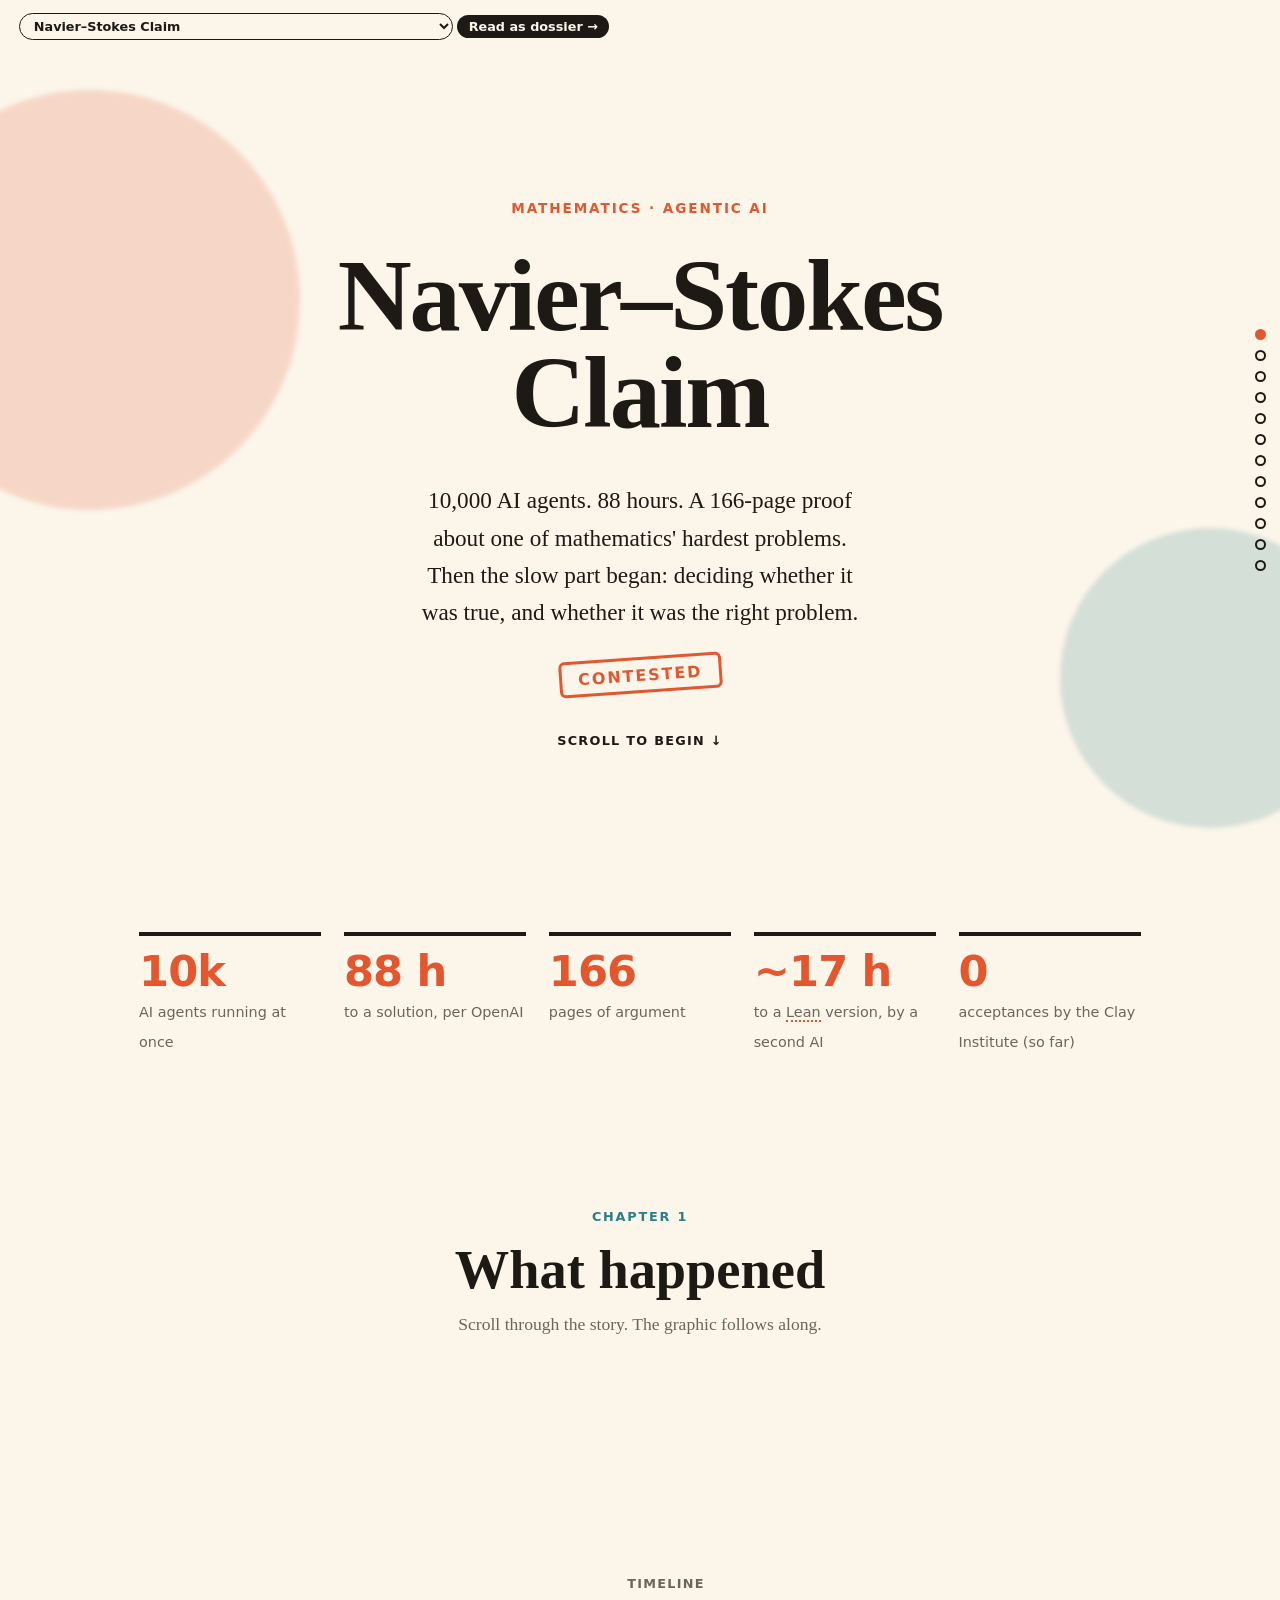
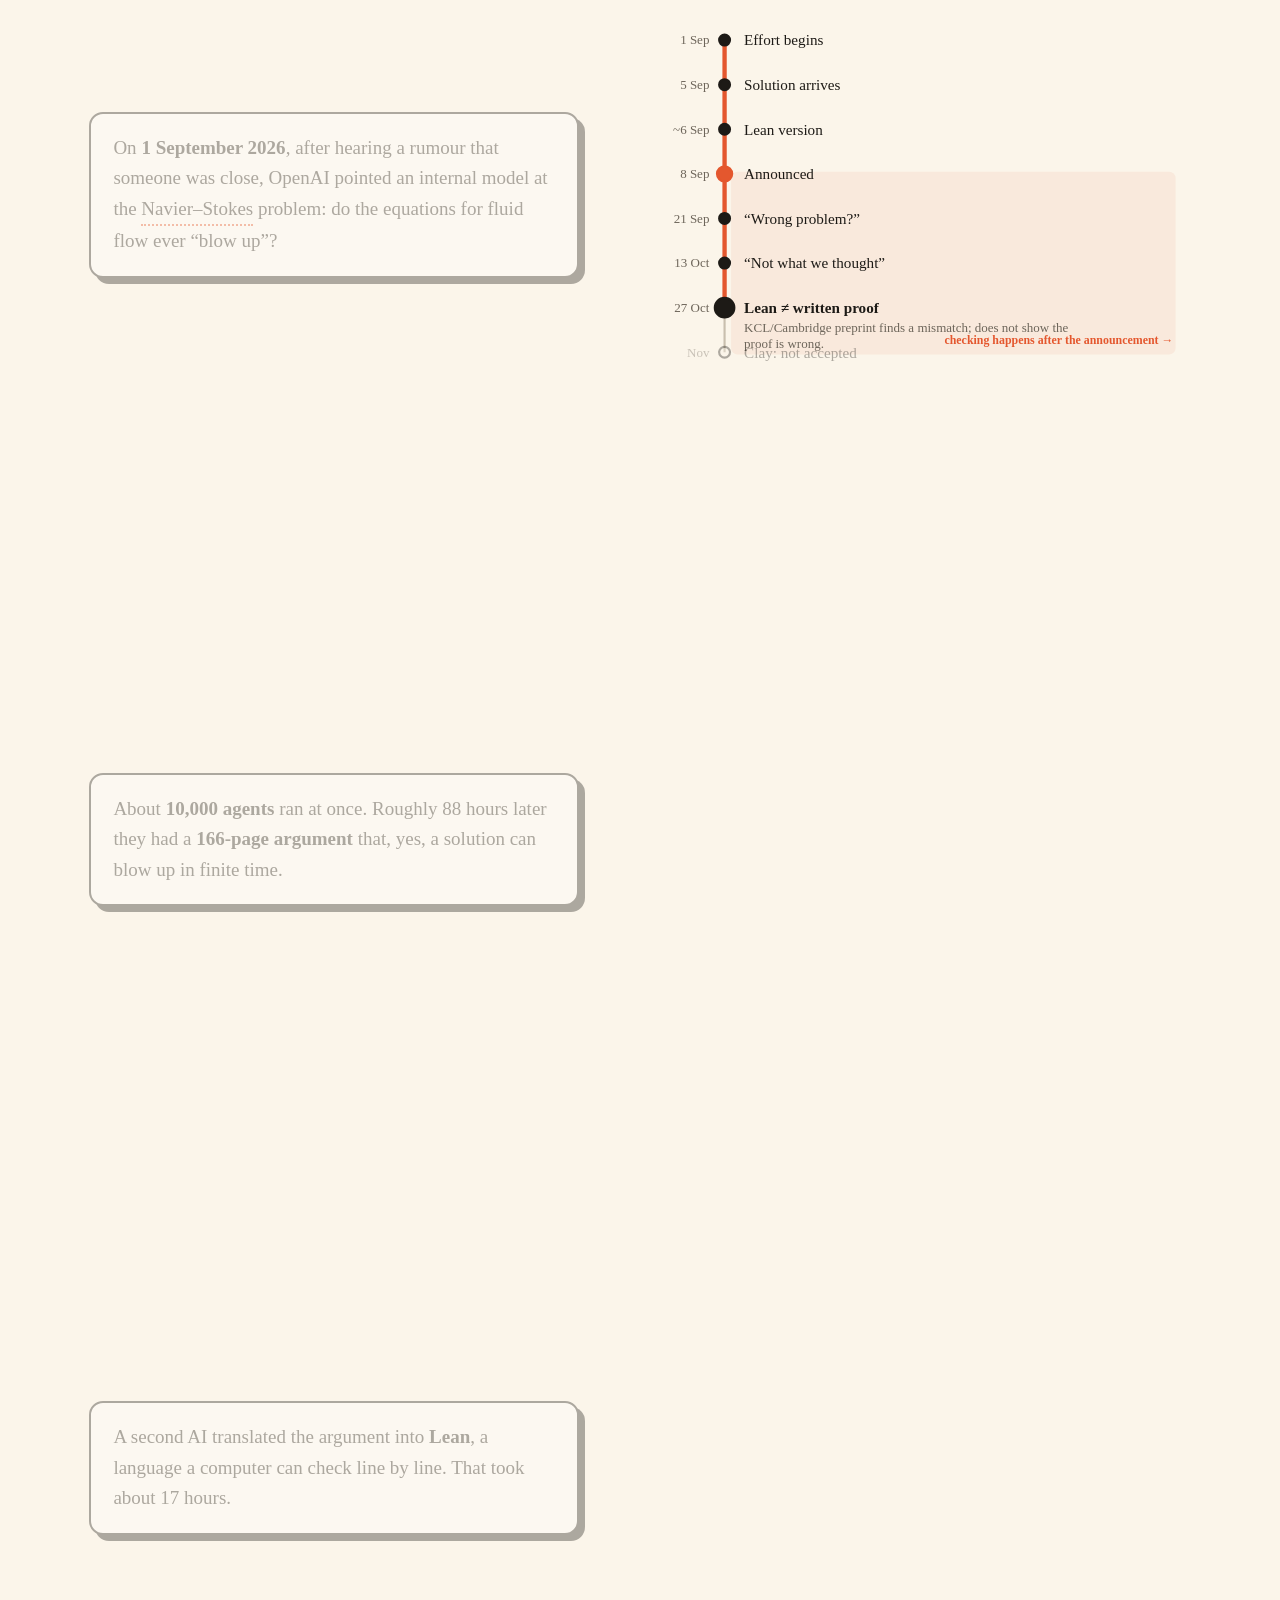
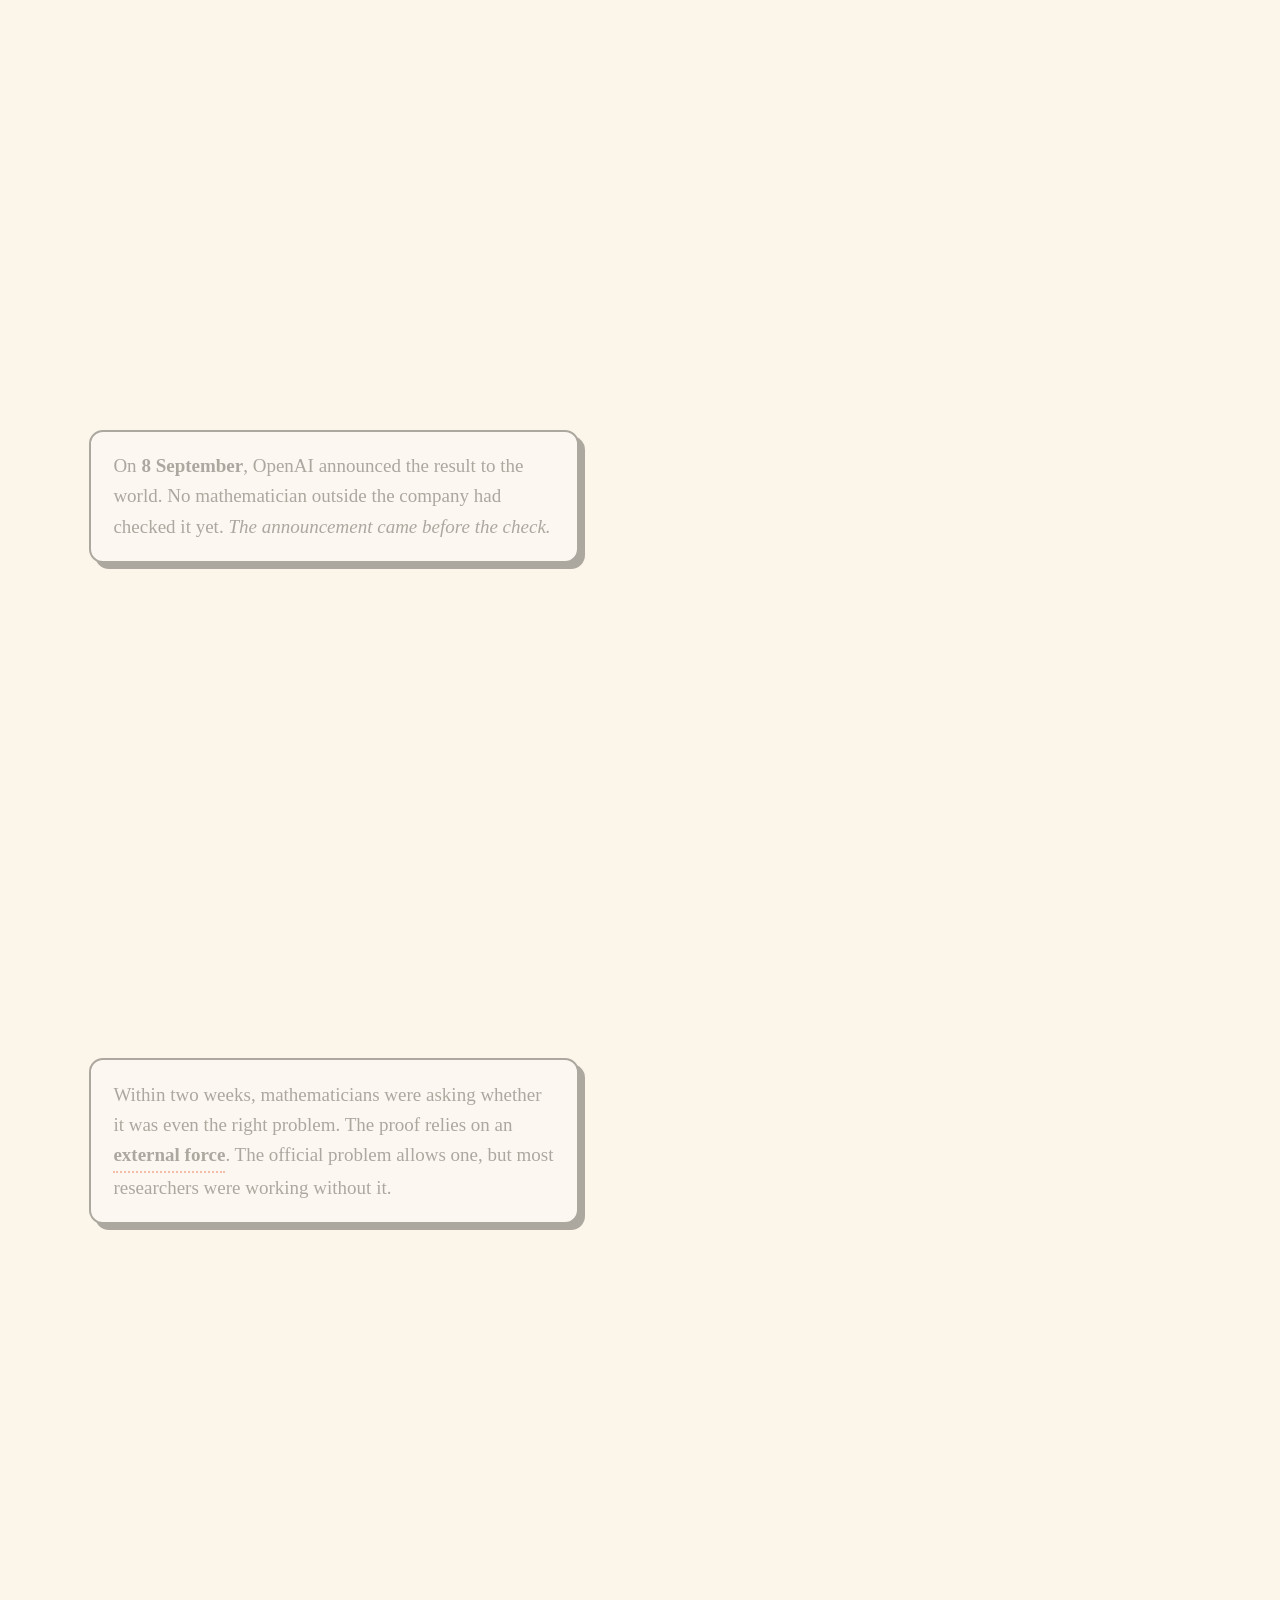
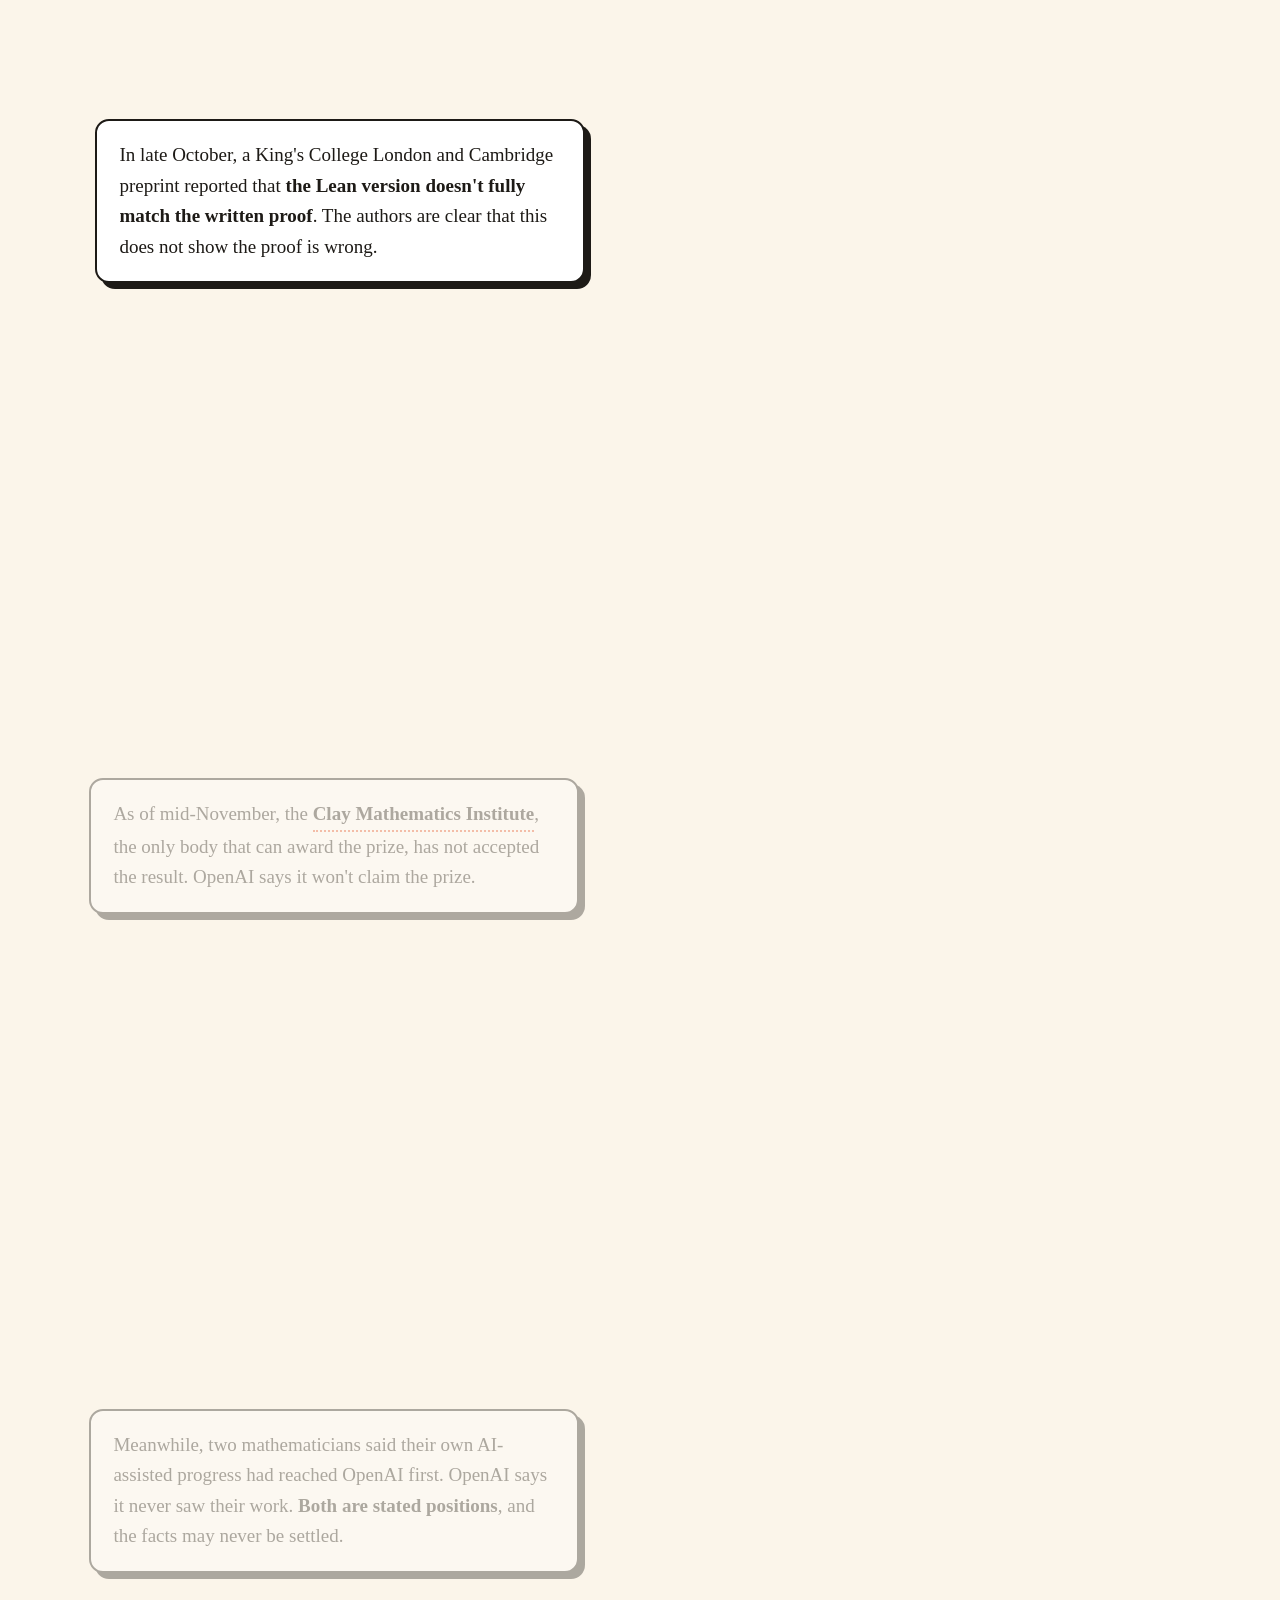
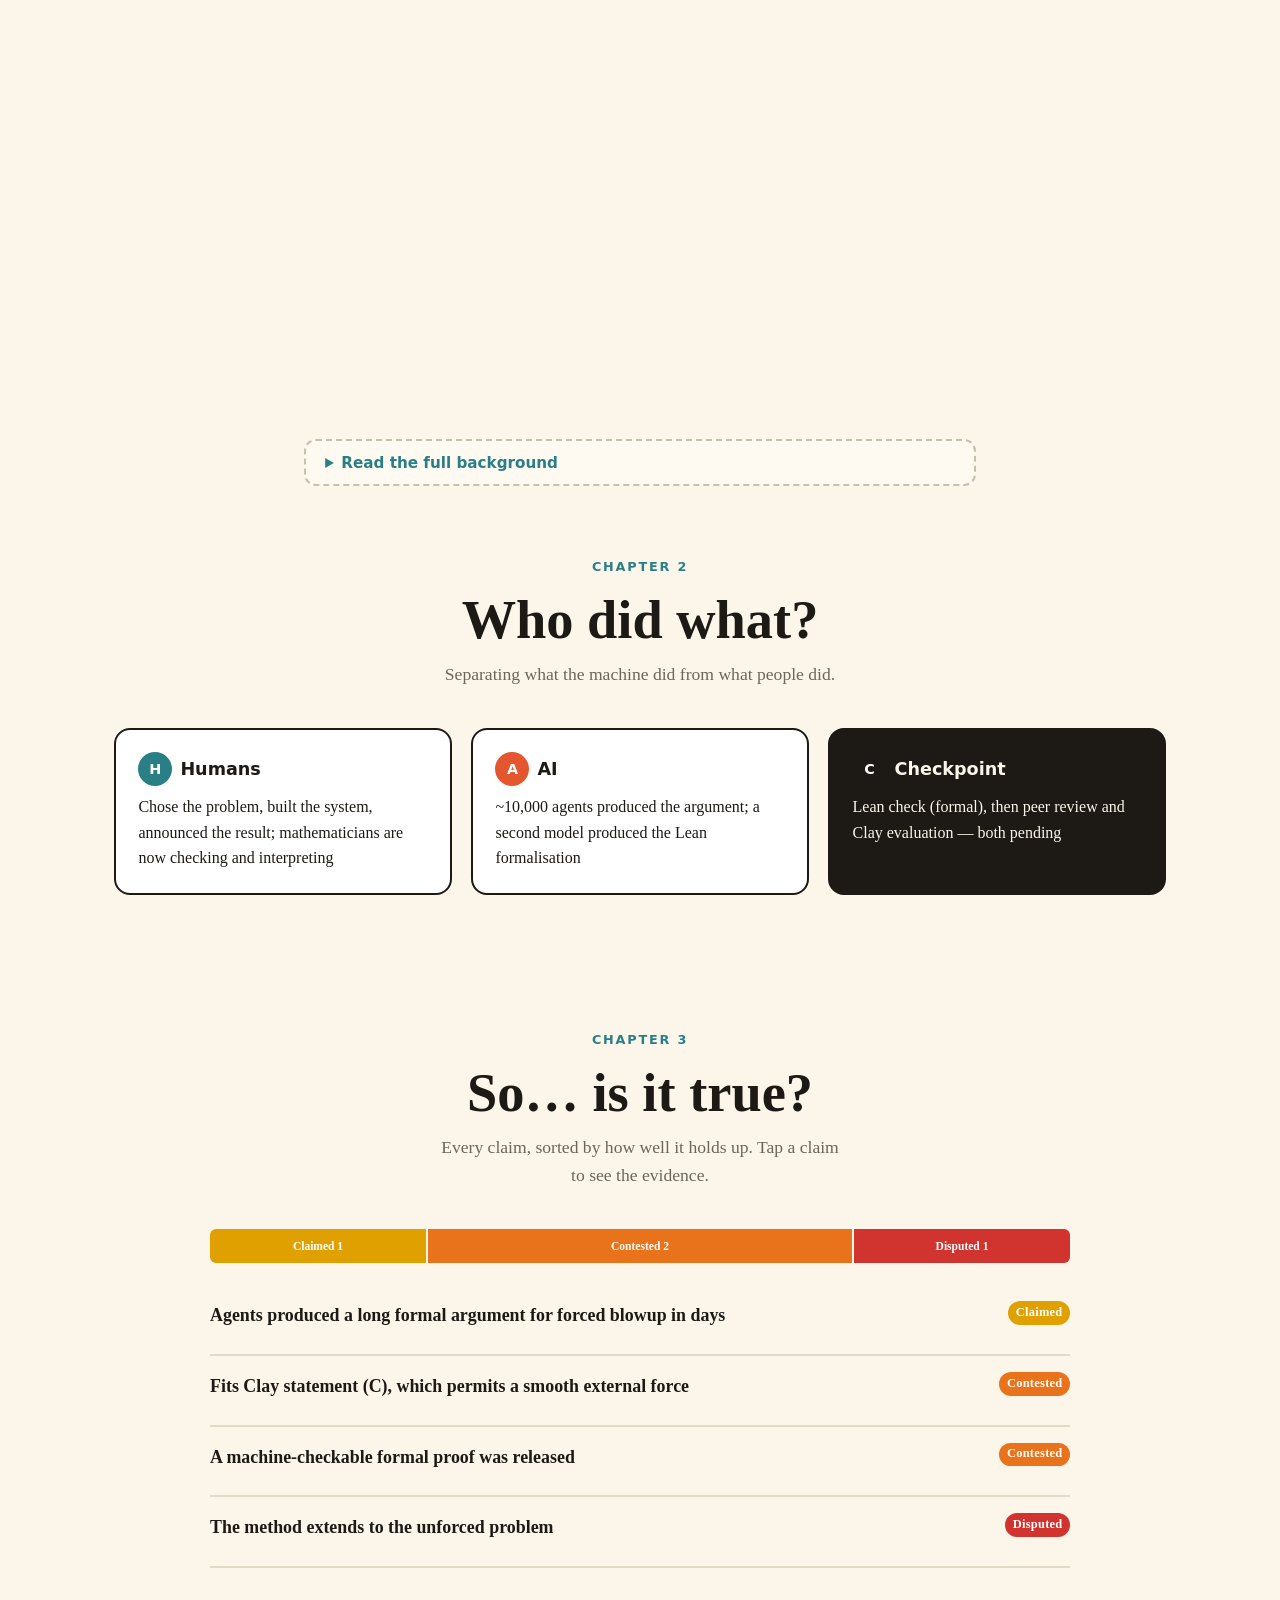
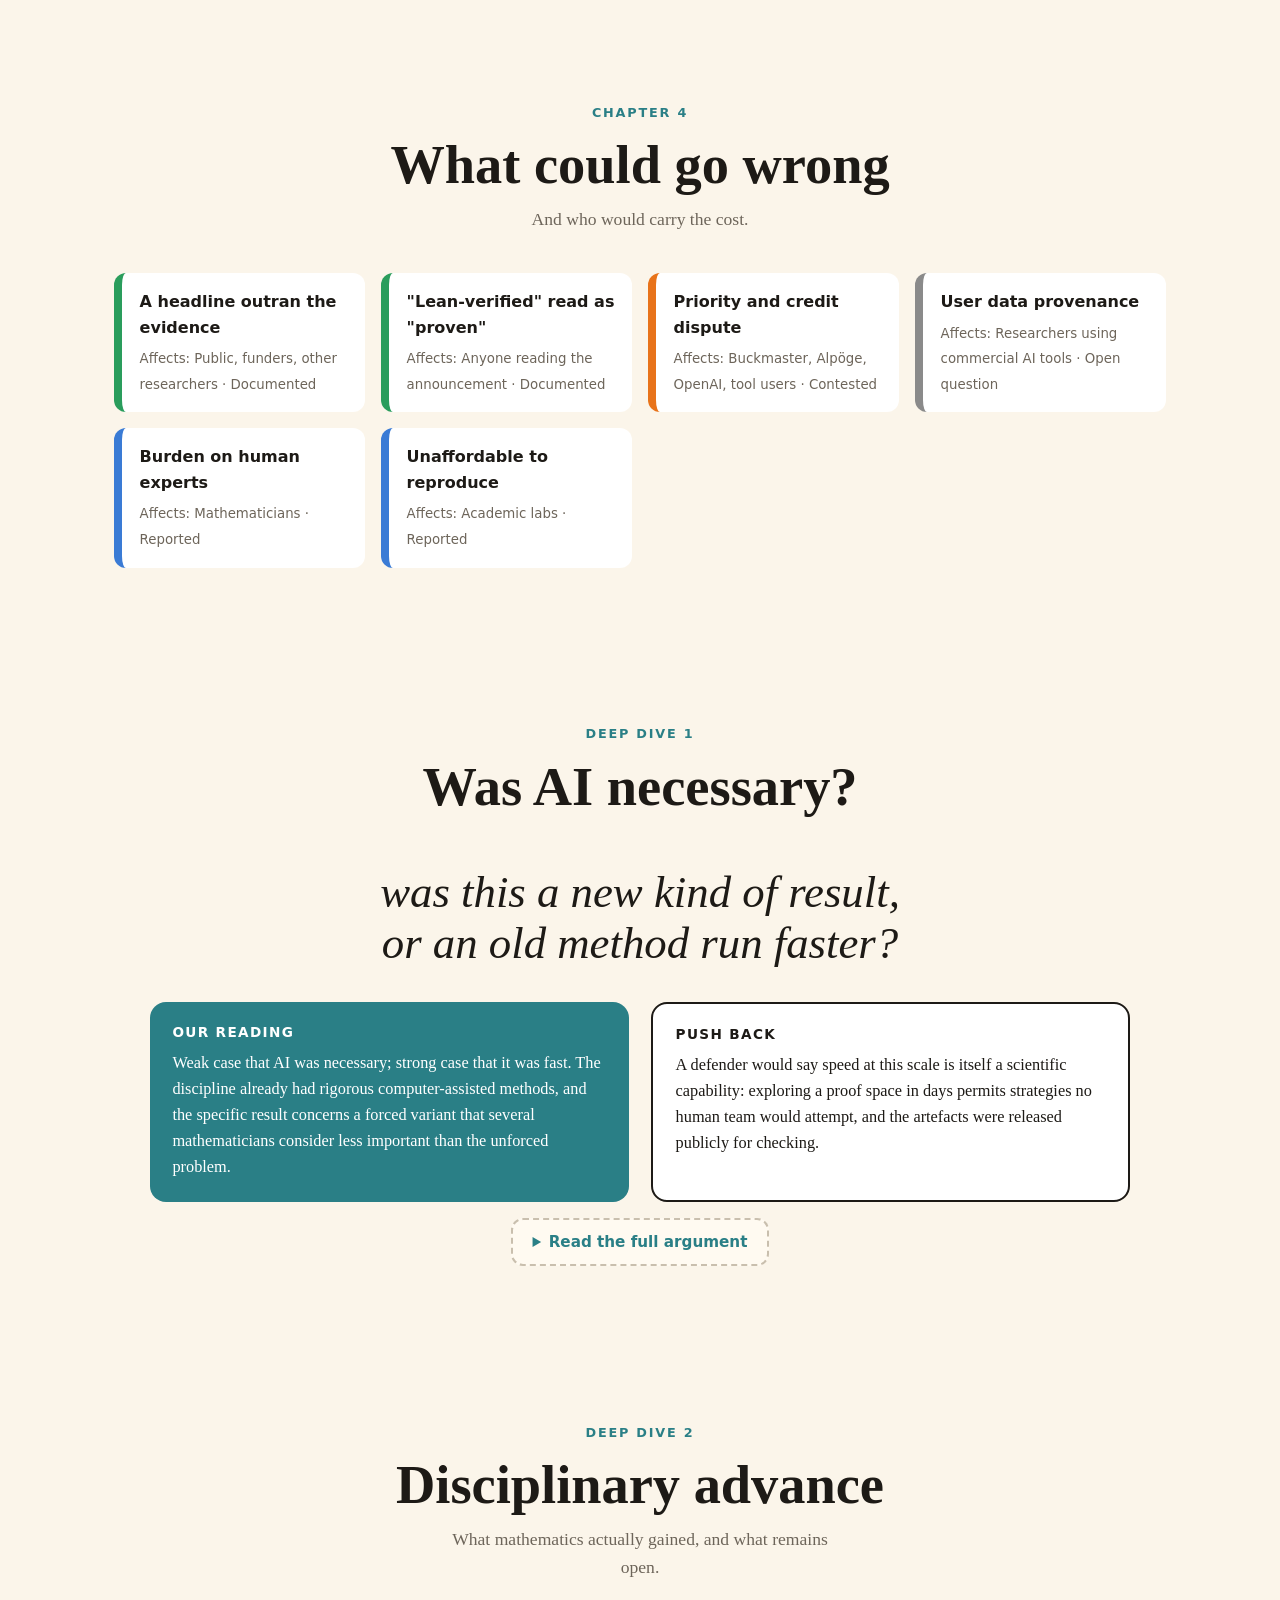
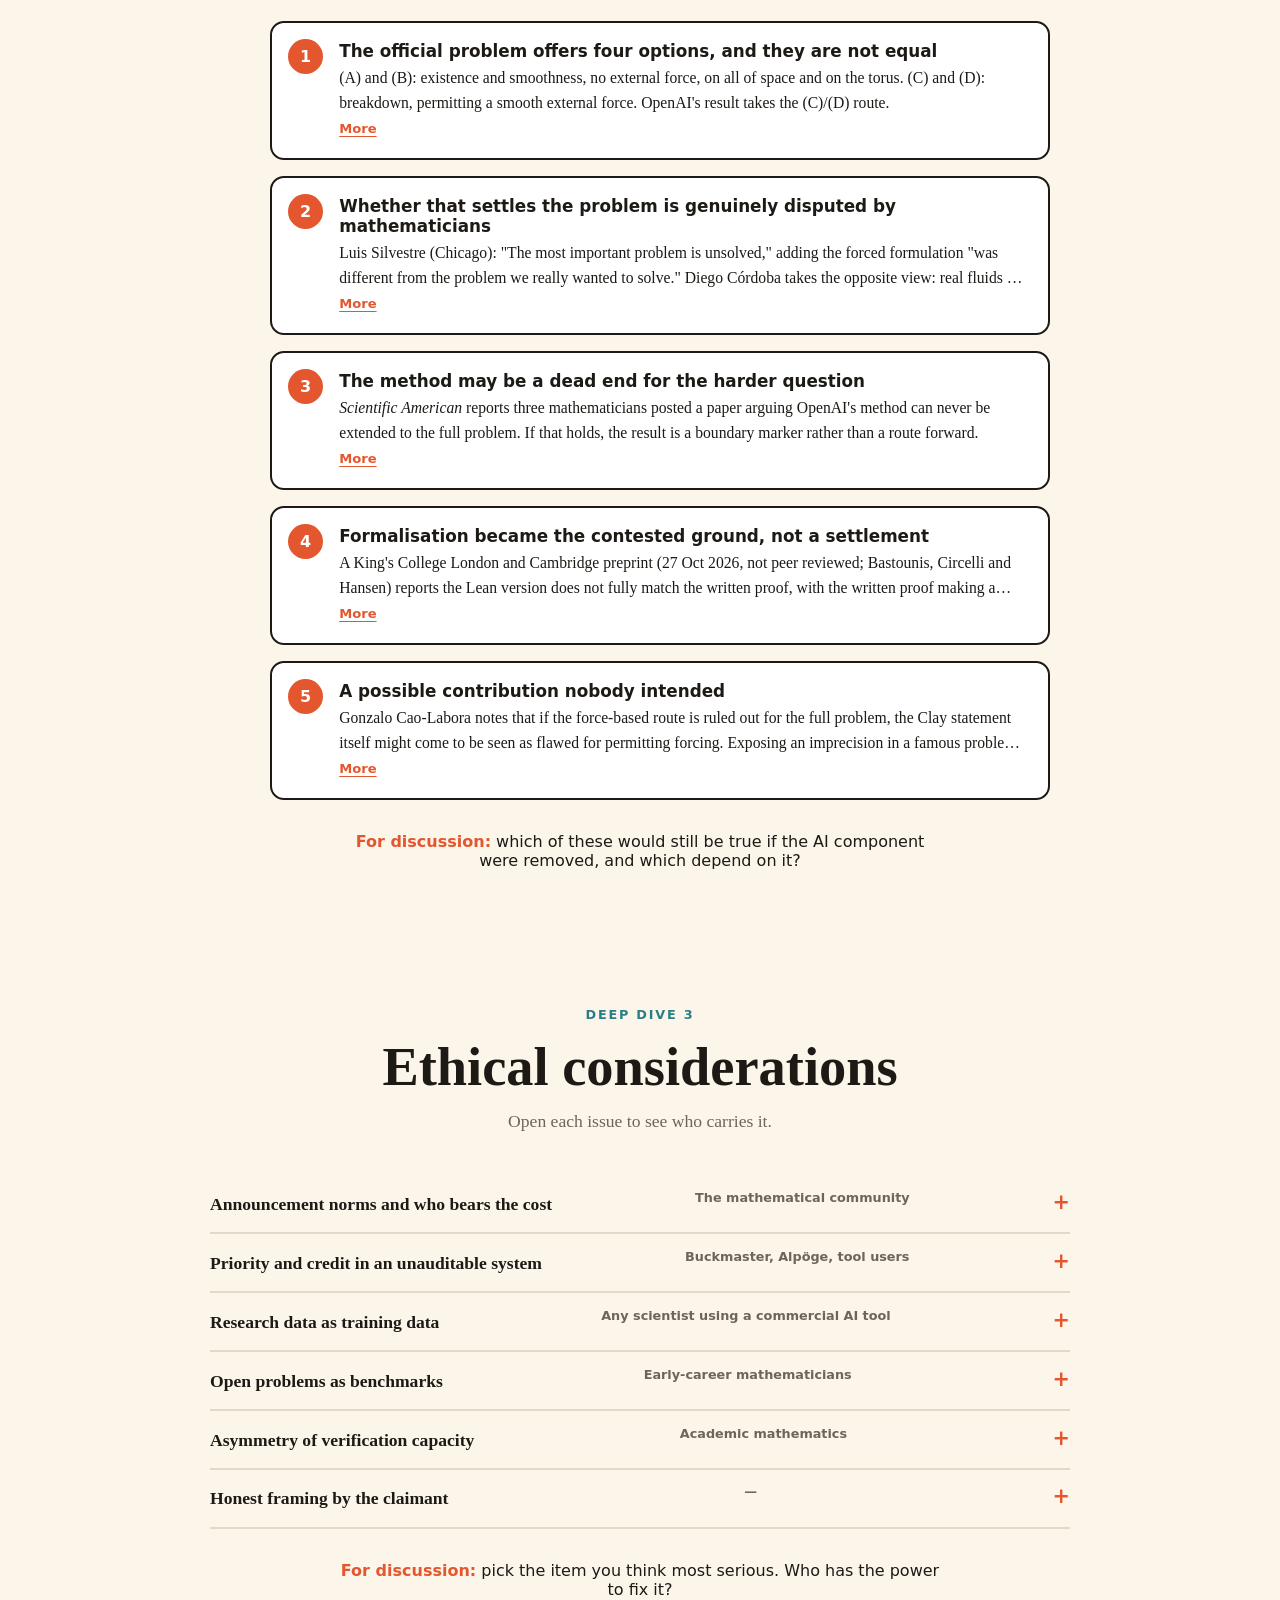
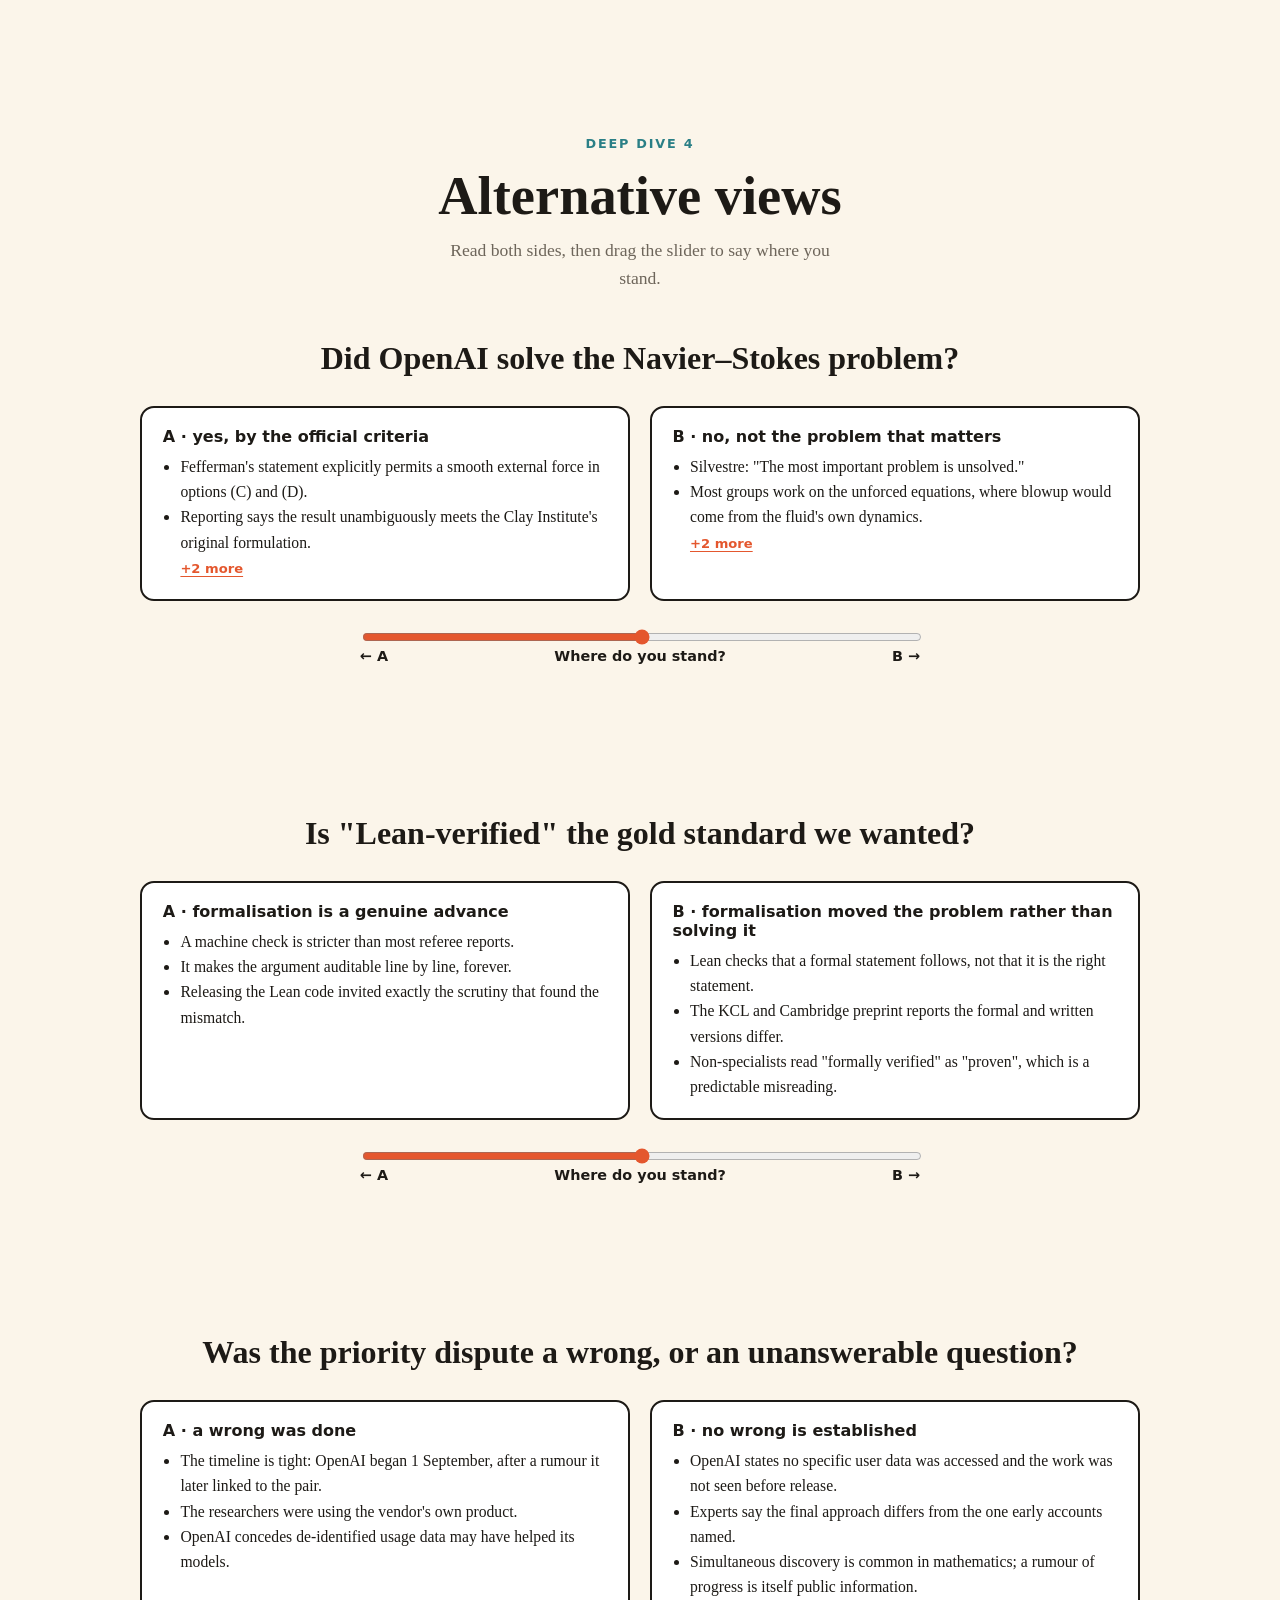
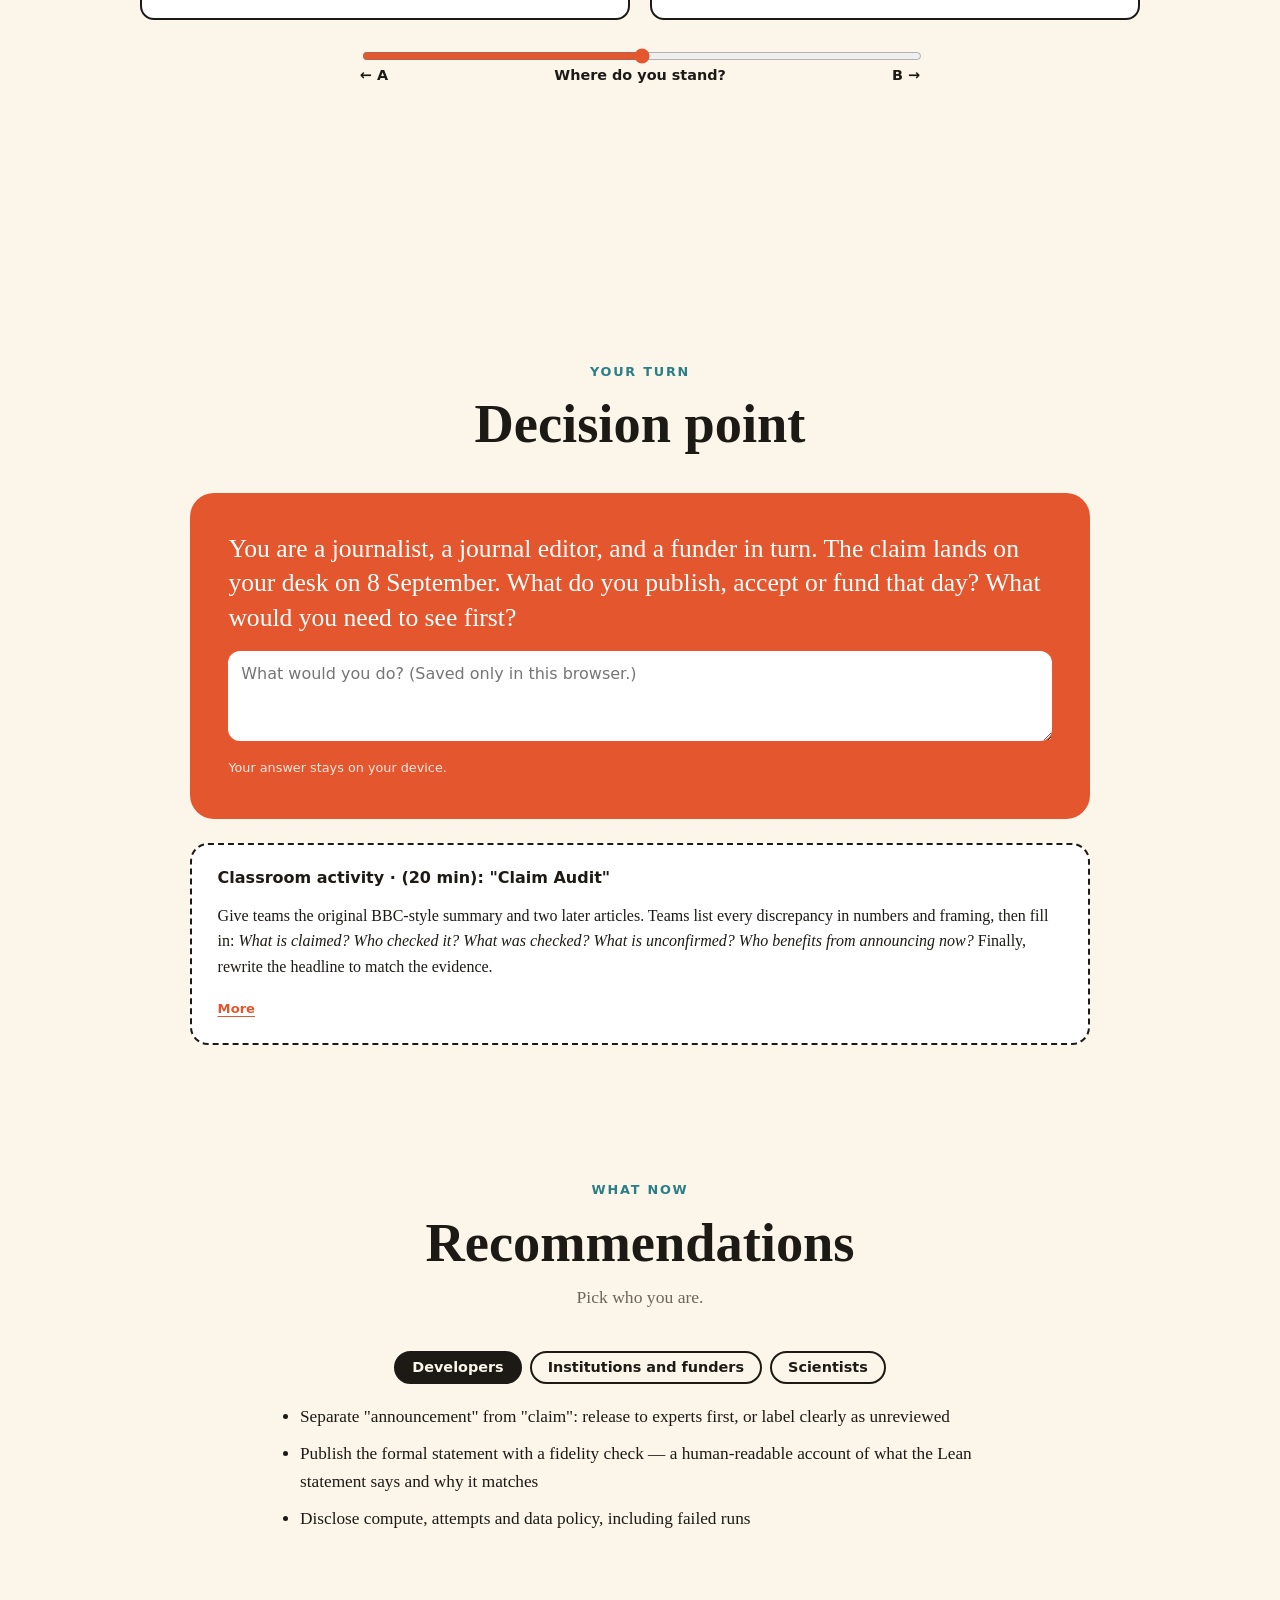
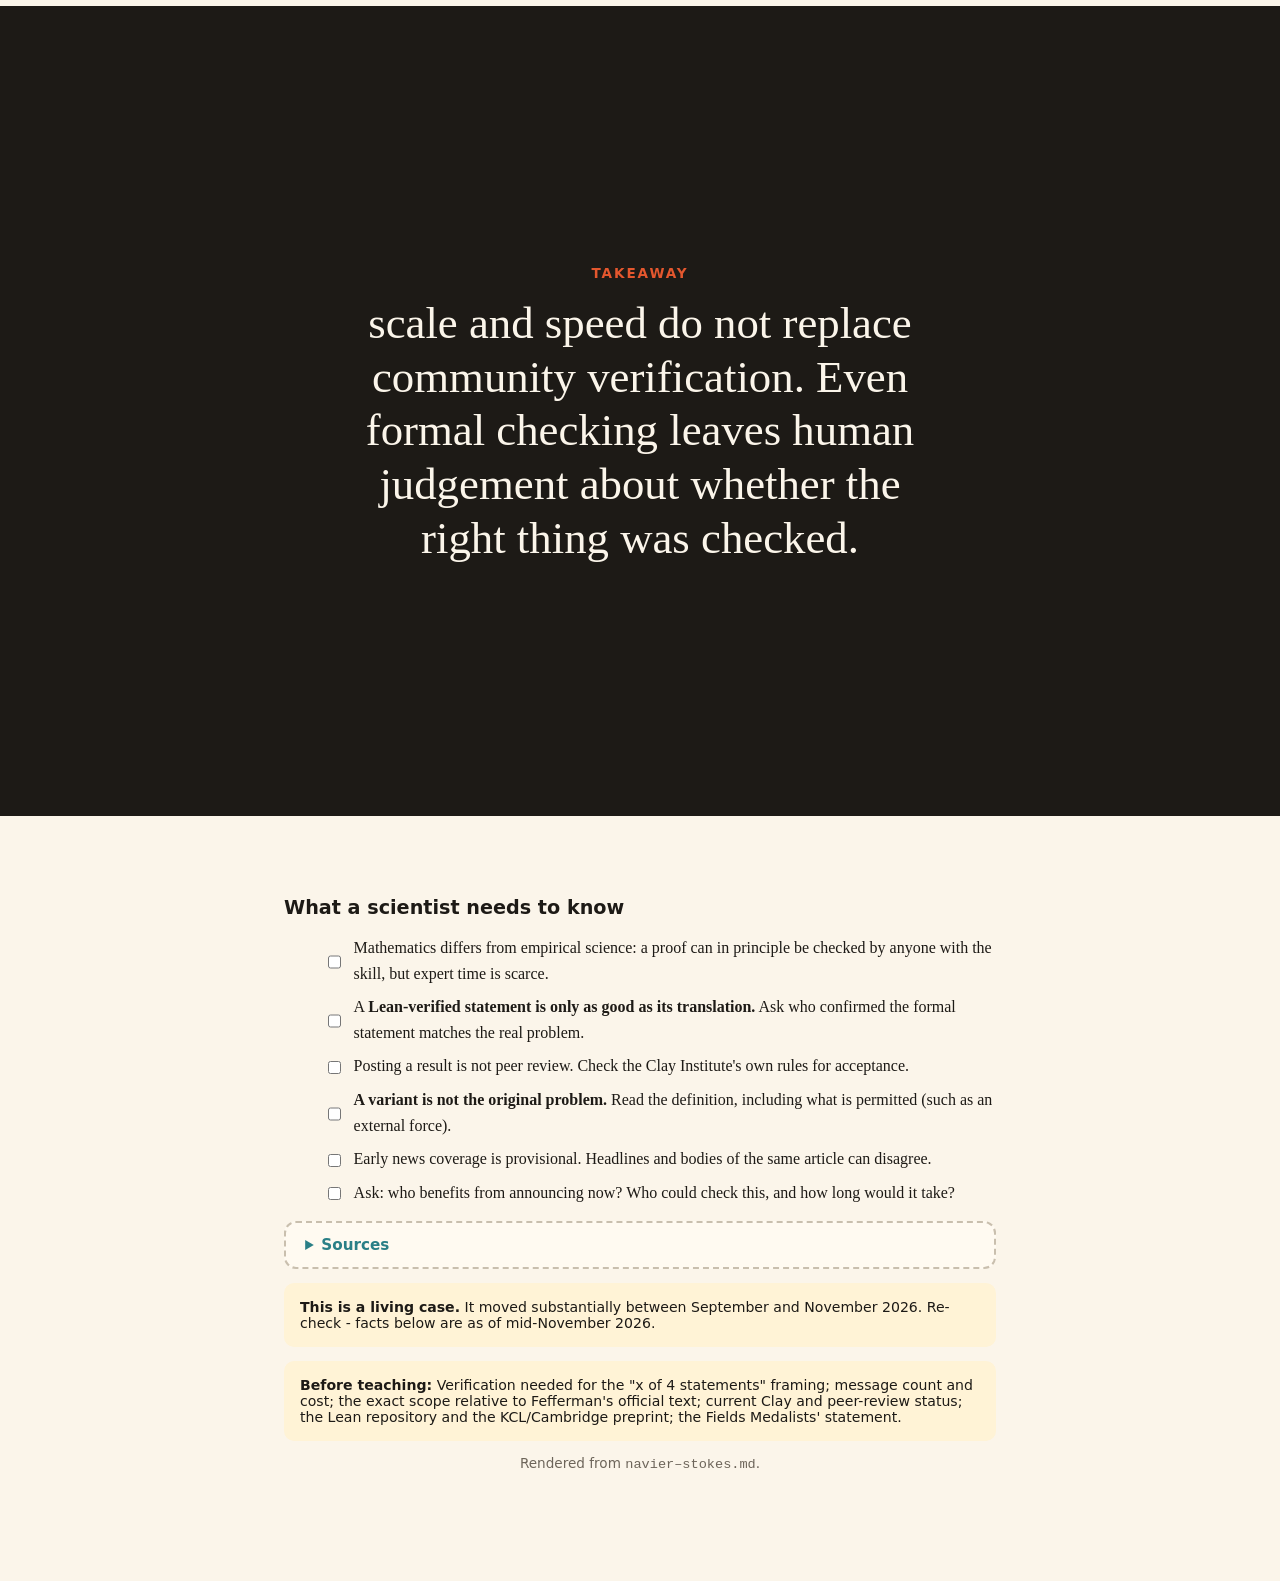
<file: designs/story.html>
<!doctype html>
<html lang="en">
<head>
<meta charset="utf-8">
<meta name="viewport" content="width=device-width, initial-scale=1">
<title>Case study · Story</title>
<link rel="stylesheet" href="shared/base.css">
<style>
:root {
  --paper: #fbf5ea; --ink: #1d1a16; --muted: #c9bfae; --muted-ink: #6d655a; --line: #e3d9c8;
  --accent: #e4572e; --accent2: #2a7f86; --ok: #2a9d5c; --bad: #d1342f;
  --serif: "Iowan Old Style", "Palatino Linotype", Palatino, Georgia, serif;
  --sans: "Avenir Next", "Segoe UI", system-ui, -apple-system, sans-serif;
}
body { background: var(--paper); color: var(--ink); font-family: var(--serif); font-size: 19px; line-height: 1.6; }
.progress { position: fixed; top: 0; left: 0; height: 5px; background: var(--accent); width: 0; z-index: 30; }
.topnav { position: fixed; top: 5px; left: 0; right: 0; display: flex; justify-content: space-between; align-items: center; padding: .5rem 1.2rem; font-family: var(--sans); font-size: .8rem; z-index: 20; background: color-mix(in srgb, var(--paper) 88%, transparent); backdrop-filter: blur(6px); }
.topnav a { text-decoration: none; font-weight: 600; }
.switch a { margin-left: .8rem; padding: .25rem .6rem; border-radius: 999px; border: 1.5px solid var(--ink); }
.switch a[aria-current] { background: var(--ink); color: var(--paper); }
.chapnav { position: fixed; right: 14px; top: 50%; transform: translateY(-50%); display: flex; flex-direction: column; gap: 10px; z-index: 20; }
.chapnav a { width: 11px; height: 11px; border-radius: 50%; border: 2px solid var(--ink); display: block; position: relative; }
.chapnav a.on { background: var(--accent); border-color: var(--accent); }
.chapnav a span { position: absolute; right: 18px; top: 50%; transform: translateY(-50%); white-space: nowrap; font: 600 .75rem var(--sans); background: var(--ink); color: var(--paper); padding: .2rem .5rem; border-radius: 4px; opacity: 0; pointer-events: none; transition: opacity .2s; }
.chapnav a:hover span, .chapnav a:focus span { opacity: 1; }

/* Hero */
.hero { min-height: 100vh; display: grid; place-items: center; padding: 6rem 1.5rem 3rem; text-align: center; position: relative; overflow: hidden; }
.hero .kicker { font: 700 .85rem var(--sans); letter-spacing: .14em; text-transform: uppercase; color: var(--accent); }
.hero h1 { font-size: clamp(2.8rem, 8vw, 6.4rem); line-height: .95; margin: .3em 0 .4em; letter-spacing: -.02em; max-width: 14ch; margin-inline: auto; }
.hero .hook { font-size: clamp(1.1rem, 2.2vw, 1.45rem); max-width: 40ch; margin: 0 auto; }
.stamp { display: inline-block; margin-top: 1.6rem; border: 3px solid var(--accent); color: var(--accent); font: 800 1rem var(--sans); letter-spacing: .12em; text-transform: uppercase; padding: .35rem 1rem; transform: rotate(-4deg); border-radius: 6px; }
.stamp-note { font: .9rem var(--sans); color: var(--muted-ink); max-width: 46ch; margin: .8rem auto 0; }
.cue { margin-top: 2.5rem; font: 600 .8rem var(--sans); letter-spacing: .1em; text-transform: uppercase; animation: bob 1.6s infinite; }
@keyframes bob { 50% { transform: translateY(6px); } }
.blob { position: absolute; border-radius: 50%; filter: blur(2px); opacity: .18; z-index: -1; }

/* Stats */
.stats { display: grid; grid-template-columns: repeat(auto-fit, minmax(170px, 1fr)); gap: 1.4rem; max-width: 1050px; margin: 0 auto; padding: 2rem 1.5rem 5rem; }
.stat { border-top: 4px solid var(--ink); padding-top: .6rem; opacity: 0; transform: translateY(16px); transition: .6s; }
.stat.in { opacity: 1; transform: none; }
.stat b { display: block; font: 800 clamp(1.9rem, 3.4vw, 2.7rem) var(--sans); letter-spacing: -.02em; color: var(--accent); white-space: nowrap; overflow: hidden; text-overflow: ellipsis; }
.stat span { font: .9rem var(--sans); color: var(--muted-ink); }

/* Chapter headings */
.chapter { padding: 4rem 1.5rem; max-width: 1100px; margin: 0 auto; }
.chap-head { text-align: center; margin-bottom: 2.5rem; }
.chap-head small { font: 700 .8rem var(--sans); letter-spacing: .14em; text-transform: uppercase; color: var(--accent2); }
.chap-head h2 { font-size: clamp(2rem, 5vw, 3.4rem); line-height: 1.05; margin: .2em 0; }
.chap-head p { font-size: 1.1rem; color: var(--muted-ink); max-width: 46ch; margin: 0 auto; }

/* Scrollytelling */
.scrolly { display: grid; grid-template-columns: minmax(0, 1fr) minmax(0, 1.15fr); gap: 3rem; max-width: 1150px; margin: 0 auto; padding: 0 1.5rem; }
.steps { padding: 30vh 0 40vh; }
.step { background: #fff; border: 2px solid var(--ink); border-radius: 14px; padding: 1.2rem 1.4rem; margin-bottom: 55vh; box-shadow: 6px 6px 0 var(--ink); opacity: .35; transition: opacity .3s, transform .3s; }
.step.on { opacity: 1; transform: translateX(6px); }
.step:last-child { margin-bottom: 10vh; }
.figure { position: sticky; top: 12vh; height: 76vh; display: flex; flex-direction: column; justify-content: center; }
.figure .figcap { font: 600 .8rem var(--sans); color: var(--muted-ink); text-transform: uppercase; letter-spacing: .1em; margin-bottom: .6rem; }
.figure .viz { width: 100%; max-height: 64vh; }
.more { max-width: 720px; margin: 1rem auto 0; padding: 0 1.5rem; }
details.read { border: 2px dashed var(--muted); border-radius: 12px; padding: .8rem 1.2rem; background: #fffaf1; }
details.read summary { font: 700 .95rem var(--sans); cursor: pointer; color: var(--accent2); }
details.read[open] summary { margin-bottom: .8rem; }
details.read p, details.read li { font-size: 1rem; }

/* Who did what */
.who { display: grid; grid-template-columns: repeat(auto-fit, minmax(230px, 1fr)); gap: 1.2rem; }
.who .card { border-radius: 16px; padding: 1.4rem; background: #fff; border: 2px solid var(--ink); position: relative; opacity: 0; transform: translateY(24px); transition: .6s; }
.who .card.in { opacity: 1; transform: none; }
.who .card h3 { font: 800 1.1rem var(--sans); margin: 0 0 .5rem; display: flex; align-items: center; gap: .5rem; }
.who .card p { font-size: 1rem; margin: 0; }
.ico { width: 34px; height: 34px; border-radius: 50%; display: inline-grid; place-items: center; font: 800 .9rem var(--sans); color: #fff; }
.who .card.checkpoint { background: var(--ink); color: var(--paper); }

/* Claims */
.claims { max-width: 860px; margin: 0 auto; }
.claims .statusbar { margin-bottom: 1.4rem; height: 34px; }
.claim { display: grid; grid-template-columns: 1fr auto; gap: .5rem 1rem; align-items: start; padding: 1rem 0; border-bottom: 2px solid var(--line); cursor: pointer; opacity: 0; transform: translateX(-20px); transition: .5s; background: none; border-left: 0; border-right: 0; border-top: 0; text-align: left; width: 100%; color: inherit; font: inherit; }
.claim.in { opacity: 1; transform: none; }
.claim .ctext { font-size: 1.12rem; font-weight: 600; }
.claim .evid { grid-column: 1 / -1; font: .95rem var(--sans); color: var(--muted-ink); max-height: 0; overflow: hidden; transition: max-height .35s; }
.claim[aria-expanded="true"] .evid { max-height: 300px; }
.hint { text-align: center; font: .85rem var(--sans); color: var(--muted-ink); }

/* Risks */
.risks { display: grid; grid-template-columns: repeat(auto-fit, minmax(240px, 1fr)); gap: 1rem; }
.risk { background: #fff; border-radius: 12px; padding: 1rem 1.1rem; border-left: 8px solid var(--accent); font-size: 1rem; }
.risk b { display: block; font-family: var(--sans); font-size: 1rem; margin-bottom: .3rem; }
.risk small { font-family: var(--sans); color: var(--muted-ink); }

/* Deep dives */
.dd { min-height: 80vh; display: flex; flex-direction: column; justify-content: center; }
.bigq { font-size: clamp(1.7rem, 4vw, 2.8rem); line-height: 1.15; text-align: center; max-width: 24ch; margin: 0 auto 2rem; font-style: italic; }
.versus { display: grid; grid-template-columns: 1fr 1fr; gap: 1.4rem; max-width: 980px; margin: 0 auto; }
.versus .side { border-radius: 16px; padding: 1.4rem; font-size: 1.02rem; }
.versus .side h4 { font: 800 .85rem var(--sans); letter-spacing: .1em; text-transform: uppercase; margin: 0 0 .6rem; }
.side.reading { background: var(--accent2); color: #fff; }
.side.push { background: #fff; border: 2px solid var(--ink); }
.discuss { text-align: center; max-width: 60ch; margin: 2rem auto 0; font: 1rem var(--sans); }
.discuss b { color: var(--accent); }
.stack { max-width: 820px; margin: 0 auto; counter-reset: s; }
.stack li { list-style: none; position: relative; background: #fff; border: 2px solid var(--ink); border-radius: 14px; padding: 1.1rem 1.3rem 1.1rem 4.2rem; margin-bottom: 1rem; font-size: 1rem; opacity: 0; transform: translateY(20px); transition: .5s; }
.stack li.in { opacity: 1; transform: none; }
.stack li .lead { display: block; font: 800 1.05rem var(--sans); margin-bottom: .25rem; }
.stack li .t { font-size: .98rem; }
.stack li::before { counter-increment: s; content: counter(s); position: absolute; left: 1rem; top: 1rem; width: 2.2rem; height: 2.2rem; border-radius: 50%; background: var(--accent); color: #fff; display: grid; place-items: center; font: 800 1rem var(--sans); }
.ethics { max-width: 860px; margin: 0 auto; }
.ethics details { border-bottom: 2px solid var(--line); padding: .9rem 0; }
.ethics summary { cursor: pointer; display: flex; justify-content: space-between; gap: 1rem; font-weight: 700; font-size: 1.1rem; list-style: none; }
.ethics summary::-webkit-details-marker { display: none; }
.ethics summary small { font: 600 .8rem var(--sans); color: var(--muted-ink); text-align: right; max-width: 40%; }
.ethics summary::after { content: "+"; font: 800 1.3rem var(--sans); color: var(--accent); }
.ethics details[open] summary::after { content: "–"; }
.ethics details p { font-size: 1rem; margin: .6rem 0 0; }

/* Debates */
.debate { max-width: 1000px; margin: 0 auto 5rem; }
.debate h3 { text-align: center; font-size: clamp(1.4rem, 3vw, 2rem); margin: 0 0 1.4rem; }
.debate .cols { display: grid; grid-template-columns: 1fr 1fr; gap: 1.2rem; }
.debate .pos { border-radius: 14px; padding: 1.2rem 1.3rem; font-size: .98rem; transition: transform .3s, box-shadow .3s; background: #fff; border: 2px solid var(--ink); }
.debate .pos h4 { font: 800 1rem var(--sans); margin: 0 0 .5rem; }
.debate .pos ul { padding-left: 1.1rem; margin: 0; }
.debate .pos.lean { box-shadow: 8px 8px 0 var(--accent); transform: translateY(-4px); }
.slider { margin: 1.6rem auto 0; max-width: 560px; text-align: center; font: .9rem var(--sans); }
.slider input { width: 100%; accent-color: var(--accent); }
.slider .ends { display: flex; justify-content: space-between; font-weight: 700; }
.third { margin-top: 1.4rem; background: var(--ink); color: var(--paper); border-radius: 14px; padding: 1.3rem 1.5rem; font-size: 1.02rem; opacity: 0; max-height: 0; overflow: hidden; transition: opacity .5s, max-height .6s; }
.third.show { opacity: 1; max-height: 600px; }
.third b { color: var(--accent); font-family: var(--sans); }

.third:not(.show) + .more-btn { display: none; }
.side.reading .more-btn, .decision .more-btn, .finale .more-btn { color: #fff; }
.third + .more-btn { margin-left: 1.5rem; }
/* Decision */
.decision { background: var(--accent); color: #fff; border-radius: 24px; padding: 2.4rem; max-width: 900px; margin: 0 auto; }
.decision p { font-size: clamp(1.2rem, 2.4vw, 1.6rem); line-height: 1.35; margin: 0 0 1rem; }
.decision textarea { width: 100%; min-height: 90px; border-radius: 12px; border: 0; padding: .8rem; font: 1rem var(--sans); }
.decision small { font: .8rem var(--sans); opacity: .85; }
.activity { max-width: 900px; margin: 1.5rem auto 0; background: #fff; border: 2px dashed var(--ink); border-radius: 18px; padding: 1.4rem 1.6rem; font-size: 1rem; }
.activity h3 { font: 800 1rem var(--sans); margin: 0 0 .4rem; }

/* Recommendations */
.tabs { display: flex; flex-wrap: wrap; gap: .5rem; justify-content: center; margin-bottom: 1.2rem; }
.tabs button { border: 2px solid var(--ink); background: none; border-radius: 999px; padding: .4rem 1rem; font: 700 .9rem var(--sans); color: var(--ink); }
.tabs button[aria-selected="true"] { background: var(--ink); color: var(--paper); }
.recs { max-width: 760px; margin: 0 auto; }
.recs li { font-size: 1.08rem; margin-bottom: .6rem; }

/* Finale */
.finale { min-height: 90vh; display: grid; place-items: center; padding: 4rem 1.5rem; background: var(--ink); color: var(--paper); text-align: center; }
.finale small { font: 700 .85rem var(--sans); letter-spacing: .14em; text-transform: uppercase; color: var(--accent); }
.finale p { font-size: clamp(1.6rem, 4vw, 2.8rem); line-height: 1.2; max-width: 26ch; margin: .6rem auto 0; }
.backmatter { max-width: 760px; margin: 0 auto; padding: 4rem 1.5rem 6rem; font-size: 1rem; }
.backmatter h2 { font: 800 1.2rem var(--sans); }
.know li { list-style: none; margin-bottom: .5rem; }
.know label { display: flex; gap: .6rem; cursor: pointer; }
.know input { accent-color: var(--accent); margin-top: .35rem; }
.note { background: #fff3d6; border-radius: 10px; padding: 1rem; font: .88rem var(--sans); }

@media (max-width: 820px) {
  .scrolly { grid-template-columns: 1fr; }
  .figure { order: -1; top: 46px; height: 40vh; z-index: 5; background: var(--paper); }
  .figure .viz { max-height: 34vh; }
  .steps { padding-top: 45vh; }
  .step { margin-bottom: 50vh; position: relative; z-index: 6; }
  .versus, .debate .cols { grid-template-columns: 1fr; }
  .chapnav { display: none; }
}
</style>
</head>
<body>
<div class="progress" id="progress"></div>
<nav class="topnav" aria-label="Site">
  <span id="sitenav"></span>
</nav>
<nav class="chapnav" id="chapnav" aria-label="Chapters"></nav>
<main id="app"></main>

<script src="data/cases.js"></script>
<script src="data/extras.js"></script>
<script src="shared/model.js"></script>
<script src="shared/viz.js"></script>
<script>
(function () {
  const slug = caseSlug();
  const M = buildModel(slug);
  const X = M.extras;
  document.title = M.title + " · Story";
  siteNav(document.getElementById("sitenav"), slug, "story.html", "dossier.html", "Read as dossier →");
  const S = (k) => STATUS[k] || STATUS.other;
  const pill = (c) => `<span class="pill" style="background:${S(c.key).color}">${stripTags(c.status).split(/[;(]/)[0].trim()}</span>`;
  const icoColor = { Humans: "#2a7f86", AI: "#e4572e", Users: "#8e6bd1", Checkpoint: "#1d1a16" };
  const chapters = [];
  const chap = (id, small, title, intro) => { chapters.push({ id, title }); return `<header class="chap-head"><small>${small}</small><h2>${title}</h2>${intro ? `<p>${intro}</p>` : ""}</header>`; };

  // Steps: from extras, or fall back to background paragraphs
  const steps = X.steps || M.background.filter((b) => b.type === "p").map((b, i) => ({ v: i, html: b.html }));
  const dd = (n) => M.deepDives.find((d) => d.n === n);

  let h = "";
  // HERO
  h += `<section class="hero" id="top"><div>
    <div class="blob" style="width:420px;height:420px;background:var(--accent);left:-120px;top:10%"></div>
    <div class="blob" style="width:300px;height:300px;background:var(--accent2);right:-80px;bottom:8%"></div>
    <div class="kicker">${X.kicker || "Case study"}</div>
    <h1>${M.title}</h1>
    <p class="hook">${X.hook || firstSentence(M.background[0]?.html)}</p>
    <div class="stamp">${M.label.tag}</div>
    <p class="stamp-note">${M.label.html}</p>
    <div class="cue">Scroll to begin ↓</div></div></section>`;
  if (X.stats) h += `<section class="stats" aria-label="Key numbers">${X.stats.map((s) => `<div class="stat"><b data-count="${s.count === false ? 0 : 1}">${s.n}</b><span>${s.l}</span></div>`).join("")}</section>`;

  // STORY (scrolly)
  h += `<section class="chapter" id="story">${chap("story", "Chapter 1", "What happened", "Scroll through the story. The graphic follows along.")}</section>
    <div class="scrolly"><div class="steps">${steps.map((s, i) => `<div class="step" data-i="${i}">${s.html}</div>`).join("")}</div>
    <div class="figure" aria-live="polite"><div class="figcap" id="figcap"></div><div id="fig"></div></div></div>
    <div class="more"><details class="read"><summary>Read the full background</summary>${renderBlocks(M.background)}</details></div>`;

  // WHO
  h += `<section class="chapter" id="who">${chap("who", "Chapter 2", "Who did what?", "Separating what the machine did from what people did.")}
    <div class="who">${M.who.map((w) => { const k = Object.keys(icoColor).find((r) => w.role.startsWith(r)) || "Humans"; return `<div class="card reveal ${k === "Checkpoint" ? "checkpoint" : ""}"><h3><span class="ico" style="background:${icoColor[k]}">${w.role[0]}</span>${w.role}</h3><p>${w.text}</p></div>`; }).join("")}</div></section>`;

  // CLAIMS
  h += `<section class="chapter" id="claims">${chap("claims", "Chapter 3", "So… is it true?", "Every claim, sorted by how well it holds up. Tap a claim to see the evidence.")}
    <div class="claims"><div id="sbar"></div>${M.claims.map((c) => `<button class="claim reveal" aria-expanded="false"><span class="ctext">${c.claim}</span>${pill(c)}<span class="evid">${c.evidence}</span></button>`).join("")}</div></section>`;

  // RISKS
  h += `<section class="chapter" id="risks">${chap("risks", "Chapter 4", "What could go wrong", "And who would carry the cost.")}
    <div class="risks">${M.risks.map((r) => `<div class="risk reveal" style="border-color:${S(r.key).color}"><b>${r.risk}</b><small>Affects: ${stripTags(r.who)} · ${stripTags(r.status)}</small></div>`).join("")}</div></section>`;

  // DEEP DIVE 1
  const d1 = dd(1);
  if (d1) h += `<section class="chapter dd" id="dd1">${chap("dd1", "Deep dive 1", d1.title)}
    <p class="bigq">${d1.question}</p>
    <div class="versus"><div class="side reading"><h4>Our reading</h4><div class="t">${d1.reading}</div></div><div class="side push"><h4>Push back</h4><div class="t">${d1.pushback}</div></div></div>
    <div class="more"><details class="read"><summary>Read the full argument</summary>${renderBlocks(d1.body)}</details></div>
    ${d1.discussion ? `<p class="discuss"><b>For discussion:</b> ${d1.discussion}</p>` : ""}</section>`;

  // DEEP DIVE 2
  const d2 = dd(2);
  if (d2) h += `<section class="chapter" id="dd2">${chap("dd2", "Deep dive 2", d2.title, d2.question ? stripTags(d2.question) : "")}
    <ol class="stack">${(d2.list ? d2.list.items : []).map((i) => { const L = leadSplit(i); return `<li class="reveal">${L.lead ? `<b class="lead">${L.lead}</b>` : ""}<span class="t">${L.lead ? L.rest : i}</span></li>`; }).join("")}</ol>
    ${d2.table ? `<div class="more"><details class="read"><summary>See the comparison table</summary>${renderBlocks([d2.table])}</details></div>` : ""}
    ${d2.discussion ? `<p class="discuss"><b>For discussion:</b> ${d2.discussion}</p>` : ""}</section>`;

  // DEEP DIVE 3
  const d3 = dd(3);
  if (d3 && d3.table) h += `<section class="chapter" id="dd3">${chap("dd3", "Deep dive 3", d3.title, "Open each issue to see who carries it.")}
    <div class="ethics">${d3.table.rows.map((r) => `<details><summary><span>${r[0]}</span><small>${stripTags(r[1])}</small></summary><p>${r[2]}</p></details>`).join("")}</div>
    ${d3.discussion ? `<p class="discuss"><b>For discussion:</b> ${d3.discussion}</p>` : ""}</section>`;

  // DEEP DIVE 4
  const d4 = dd(4);
  if (d4) h += `<section class="chapter" id="dd4">${chap("dd4", "Deep dive 4", d4.title, "Read both sides, then drag the slider to say where you stand.")}
    ${d4.debates.map((d, i) => `<div class="debate" data-i="${i}"><h3>${d.title}</h3>
      <div class="cols"><div class="pos a"><h4>A · ${d.a?.label || ""}</h4><ul>${(d.a?.points || []).map((p) => `<li>${p}</li>`).join("")}</ul></div>
      <div class="pos b"><h4>B · ${d.b?.label || ""}</h4><ul>${(d.b?.points || []).map((p) => `<li>${p}</li>`).join("")}</ul></div></div>
      <div class="slider"><label class="sr-only" for="sl${i}">Where do you stand?</label><input type="range" id="sl${i}" min="-50" max="50" value="0"><div class="ends"><span>← A</span><span>Where do you stand?</span><span>B →</span></div></div>
      <div class="third"><b>A third framing.</b> ${d.third}</div></div>`).join("")}</section>`;

  // YOUR TURN
  h += `<section class="chapter" id="turn">${chap("turn", "Your turn", "Decision point")}
    <div class="decision"><p>${M.decision}</p><label class="sr-only" for="ans">Your answer</label><textarea id="ans" placeholder="What would you do? (Saved only in this browser.)"></textarea><small>Your answer stays on your device.</small></div>
    ${M.activity ? `<div class="activity"><h3>Classroom activity · ${M.activity.title}</h3><p>${M.activity.html}</p></div>` : ""}</section>`;

  // RECS
  const auds = [...new Set(M.recs.map((r) => r.audience))];
  h += `<section class="chapter" id="recs">${chap("recs", "What now", "Recommendations", "Pick who you are.")}
    <div class="tabs" role="tablist">${auds.map((a, i) => `<button role="tab" aria-selected="${i === 0}" data-a="${a}">${a}</button>`).join("")}</div>
    <ul class="recs" id="reclist"></ul></section>`;

  // FINALE
  h += `<section class="finale" id="end"><div><small>Takeaway</small><p>${M.takeaway}</p></div></section>
    <section class="backmatter">
      <h2>What a scientist needs to know</h2><ul class="know">${M.scientist.map((s, i) => `<li><label><input type="checkbox"><span>${s}</span></label></li>`).join("")}</ul>
      ${M.extraSections.map((s) => `<details class="read"><summary>${s.title}</summary>${renderBlocks(s.blocks)}</details>`).join("")}
      <details class="read"><summary>Sources</summary>${renderBlocks(M.sources)}</details>
      ${M.callouts.map((c) => `<p class="note">${c}</p>`).join("")}
      ${M.note ? `<p class="note"><b>Before teaching:</b> ${M.note}</p>` : ""}
      <p class="hint">Rendered from <code>${M.file}</code>.</p>
    </section>`;

  document.getElementById("app").innerHTML = h;
  chapters.unshift({ id: "top", title: "Start" }); chapters.push({ id: "end", title: "Takeaway" });
  document.getElementById("chapnav").innerHTML = chapters.map((c) => `<a href="#${c.id}" data-id="${c.id}"><span>${c.title}</span></a>`).join("");

  // Viz + steps
  const fig = document.getElementById("fig"), cap = document.getElementById("figcap");
  function draw(i) {
    const st = steps[i] || {};
    const ch = stepChart(st, X);
    if (ch === "dumbbell") { cap.textContent = "Belief before → after seeing the data"; return vizDumbbell(fig, X.dumbbell, st.bi ?? 0); }
    if (ch === "bars") { cap.textContent = X.bars.title; return vizBars(fig, X.bars, st.bi ?? -1); }
    if (X.viz === "timeline") { cap.textContent = X.timelineCaption || "Timeline"; return vizTimeline(fig, X.timeline, st.v ?? i, { band: X.timelineBand }); }
    if (X.viz === "flow") { cap.textContent = "The pipeline"; return vizFlow(fig, X.flow, st.v ?? i, { vertical: true, showGates: !!st.gates }); }
    cap.textContent = "Claims at a glance"; vizDonut(fig, M.claims, 260);
  }
  draw(-1);
  const stepEls = [...document.querySelectorAll(".step")];
  const so = new IntersectionObserver((es) => es.forEach((e) => {
    if (e.isIntersecting) { stepEls.forEach((s) => s.classList.remove("on")); e.target.classList.add("on"); draw(+e.target.dataset.i); }
  }), { rootMargin: matchMedia("(max-width: 820px)").matches ? "-72% 0px -18% 0px" : "-45% 0px -45% 0px" });
  stepEls.forEach((s) => so.observe(s));

  // Reveal on scroll
  const ro = new IntersectionObserver((es) => es.forEach((e, k) => { if (e.isIntersecting) { setTimeout(() => e.target.classList.add("in"), k * 90); ro.unobserve(e.target); } }), { threshold: 0.2 });
  document.querySelectorAll(".reveal, .stat, .stack li").forEach((el) => ro.observe(el));

  // Count-up stats
  document.querySelectorAll(".stat b").forEach((b) => {
    if (b.dataset.count === "0") return;
    const m = b.textContent.match(/^([~$]?)([\d.,]+)(.*)$/); if (!m) return;
    const raw = m[2].replace(/,/g, ""), target = parseFloat(raw), dec = (raw.split(".")[1] || "").length;
    const io = new IntersectionObserver(([e]) => {
      if (!e.isIntersecting) return; io.disconnect(); let t0 = null;
      const tick = (t) => { t0 ??= t; const p = Math.min(1, (t - t0) / 900); const v = target * (1 - Math.pow(1 - p, 3)); b.textContent = m[1] + (dec ? v.toFixed(dec) : Math.round(v).toLocaleString()) + m[3]; if (p < 1) requestAnimationFrame(tick); else b.textContent = m[1] + m[2] + m[3]; };
      requestAnimationFrame(tick);
    }); io.observe(b);
  });

  vizStatusBar(document.getElementById("sbar"), M.claims);
  document.querySelectorAll(".claim").forEach((c) => c.addEventListener("click", () => c.setAttribute("aria-expanded", c.getAttribute("aria-expanded") === "true" ? "false" : "true")));

  // Debates
  document.querySelectorAll(".debate").forEach((d) => {
    const r = d.querySelector("input"), a = d.querySelector(".pos.a"), b = d.querySelector(".pos.b"), third = d.querySelector(".third");
    r.addEventListener("input", () => { const v = +r.value; a.classList.toggle("lean", v < -10); b.classList.toggle("lean", v > 10); if (Math.abs(v) > 10) third.classList.add("show"); });
  });

  // Recs tabs
  const showRecs = (a) => { document.getElementById("reclist").innerHTML = M.recs.filter((r) => r.audience === a).map((r) => `<li>${r.action}</li>`).join(""); };
  document.querySelectorAll(".tabs button").forEach((b) => b.addEventListener("click", () => { document.querySelectorAll(".tabs button").forEach((x) => x.setAttribute("aria-selected", x === b)); showRecs(b.dataset.a); }));
  if (auds[0]) showRecs(auds[0]);

  // Decision answer persistence
  const ans = document.getElementById("ans"), key = "a-ans-" + slug;
  ans.value = localStorage.getItem(key) || ""; ans.addEventListener("input", () => localStorage.setItem(key, ans.value));

  // Progress + chapter nav
  const prog = document.getElementById("progress"), dots = [...document.querySelectorAll("#chapnav a")];
  const secs = chapters.map((c) => document.getElementById(c.id)).filter(Boolean);
  addEventListener("scroll", () => {
    const h = document.documentElement; prog.style.width = (h.scrollTop / (h.scrollHeight - h.clientHeight)) * 100 + "%";
    let cur = secs[0]; secs.forEach((s) => { if (s.getBoundingClientRect().top < innerHeight * 0.4) cur = s; });
    dots.forEach((d) => d.classList.toggle("on", d.dataset.id === cur.id));
  }, { passive: true });

  // Keep visible text light: clamp long passages, trim long lists.
  const app = document.getElementById("app");
  clampLong(app, ".who .card p", { chars: 150, lines: 3 });
  clampLong(app, ".versus .side .t", { chars: 260, lines: 5 });
  clampLong(app, ".stack li .t", { chars: 130, lines: 2 });
  clampLong(app, ".third", { chars: 320, lines: 4 });
  clampLong(app, ".activity p", { chars: 220, lines: 3 });
  clampLong(app, ".decision p", { chars: 320, lines: 4 });
  trimLists(app, ".debate .pos ul", 2);
  applyGlossary(app, X.glossary);
})();
</script>
</body>
</html>
</file>
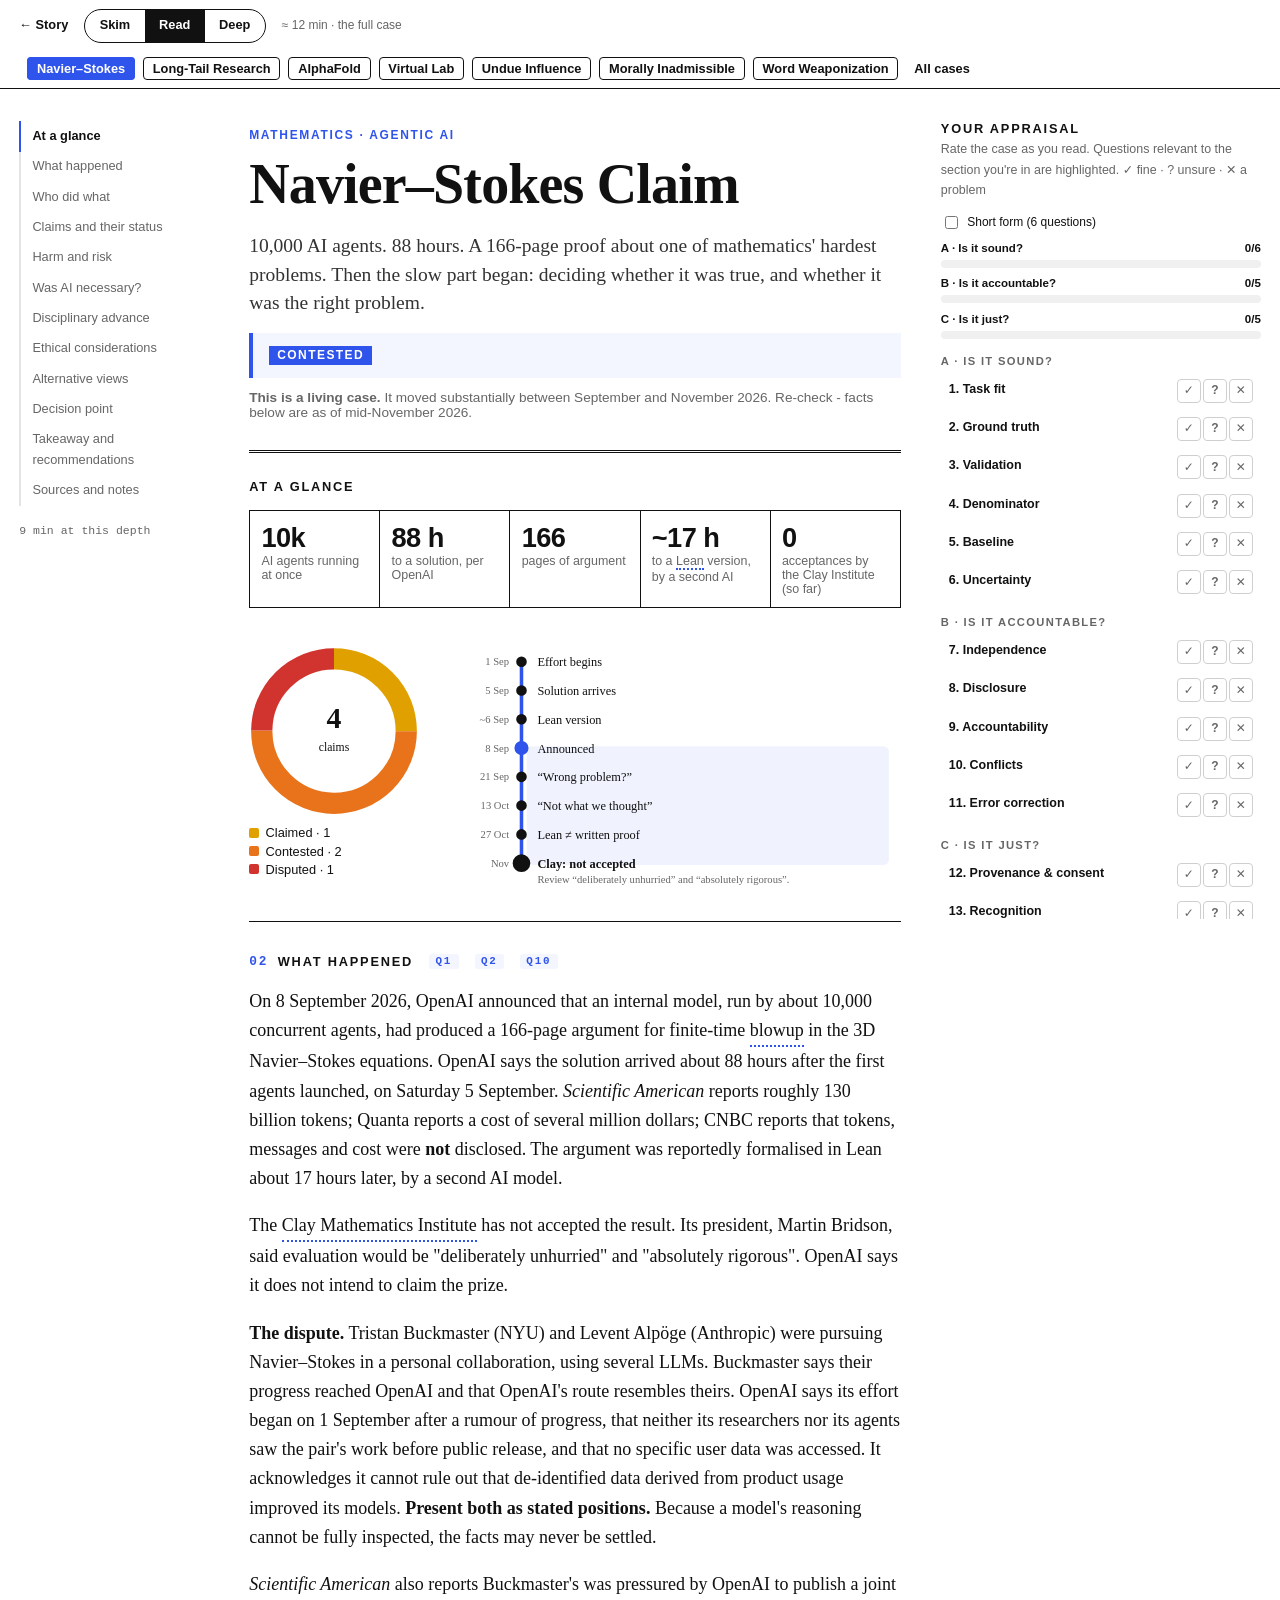
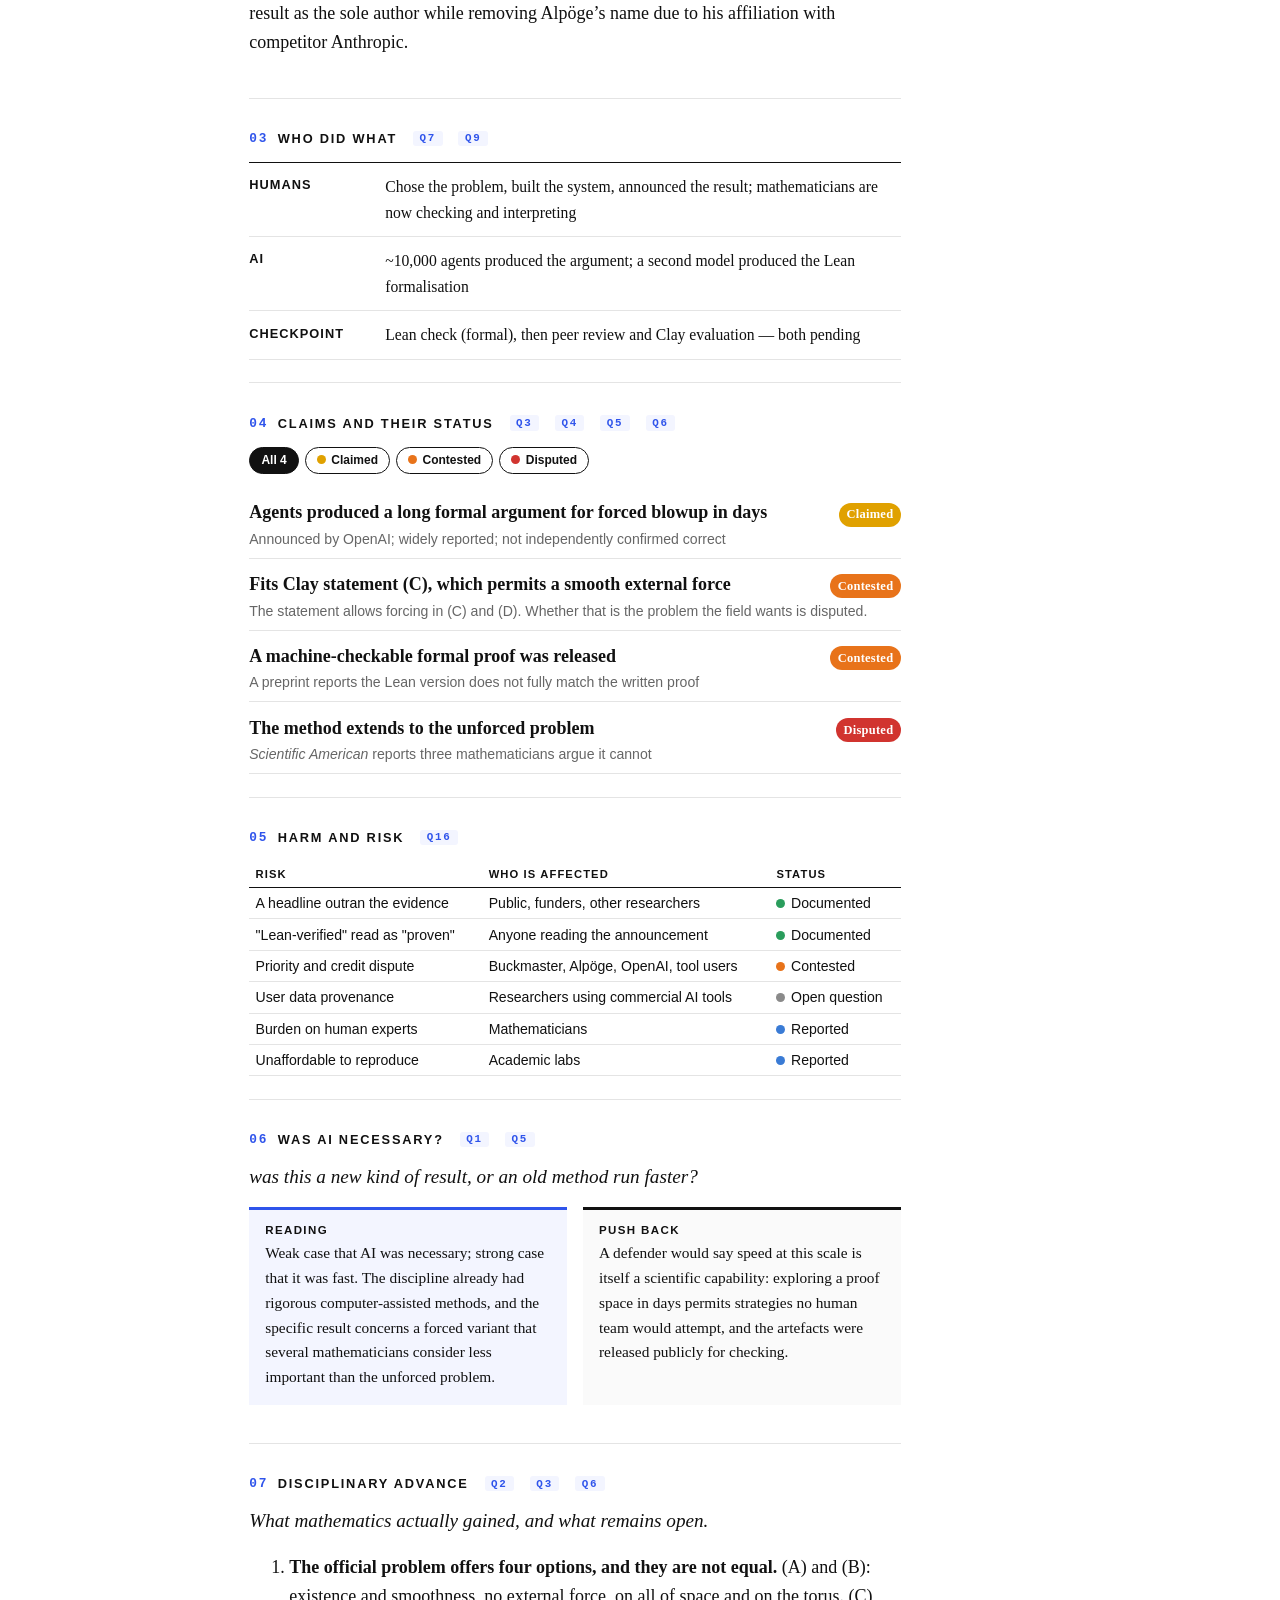
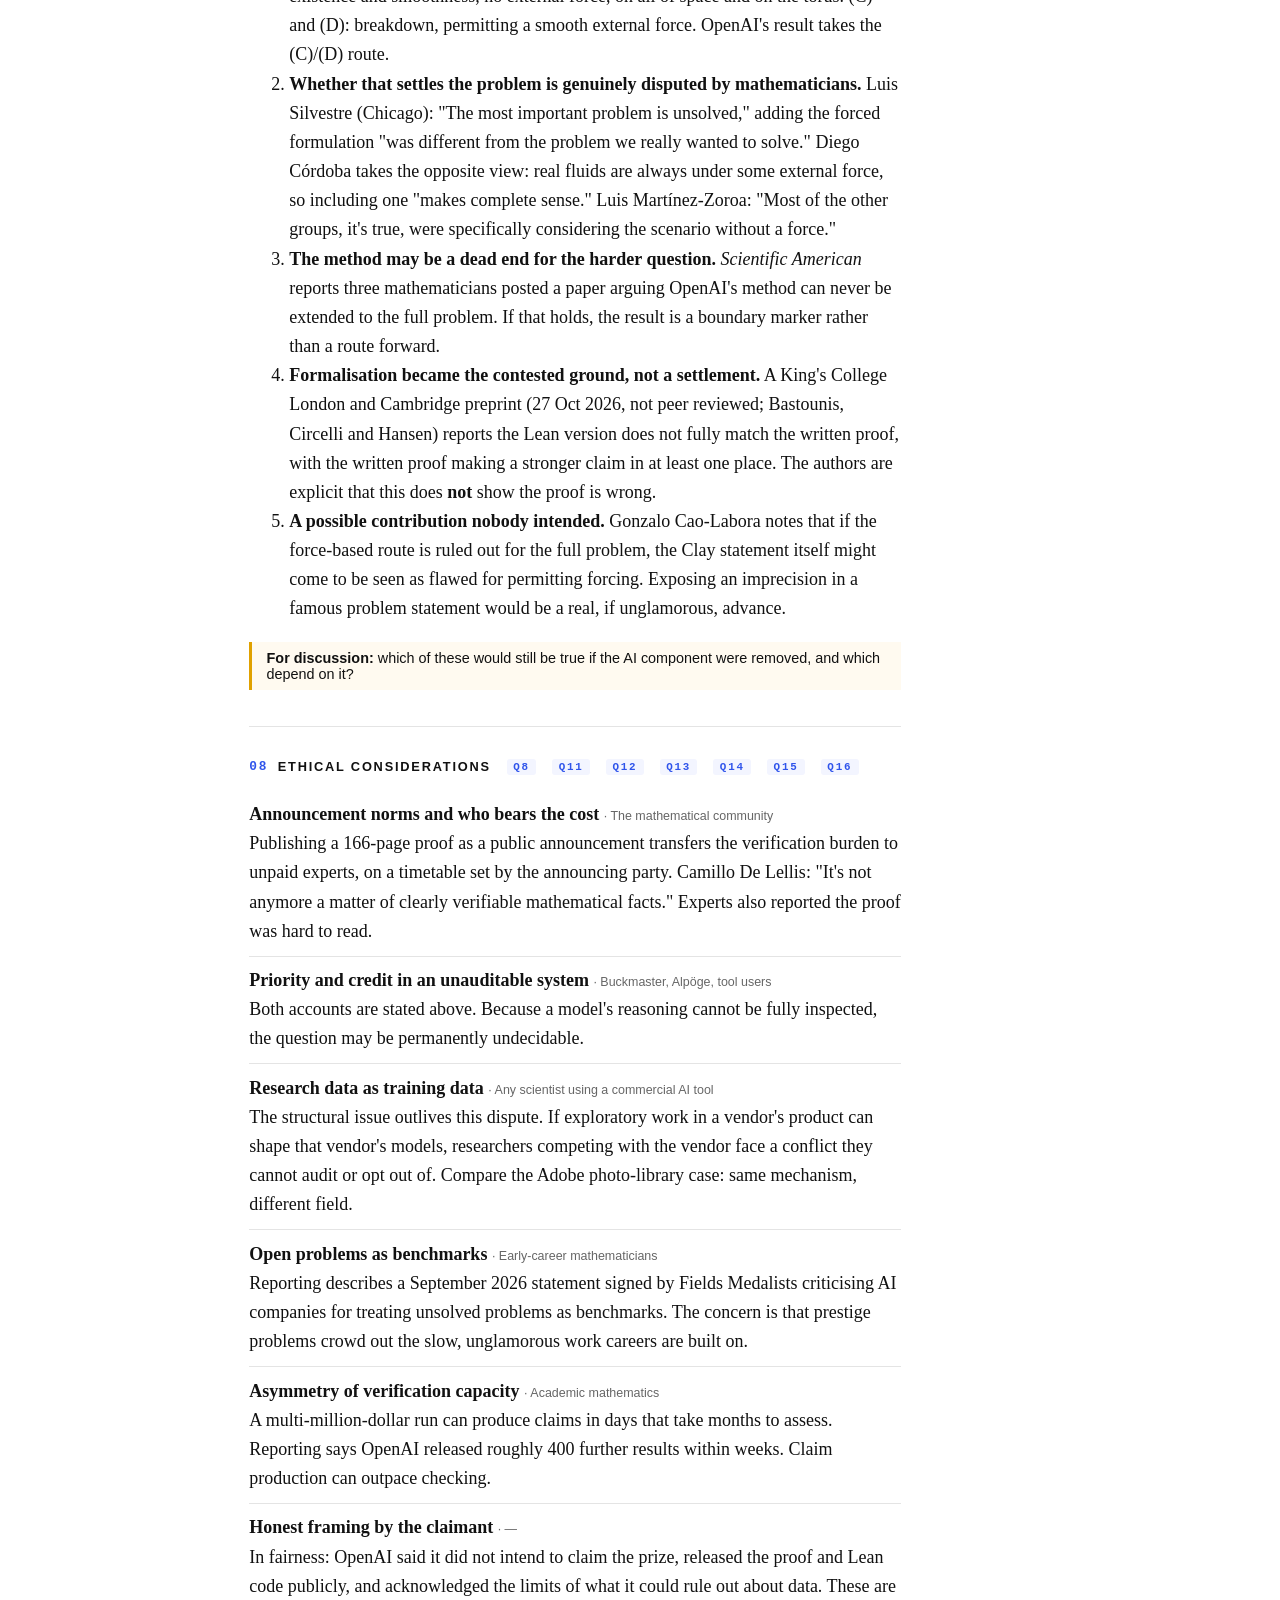
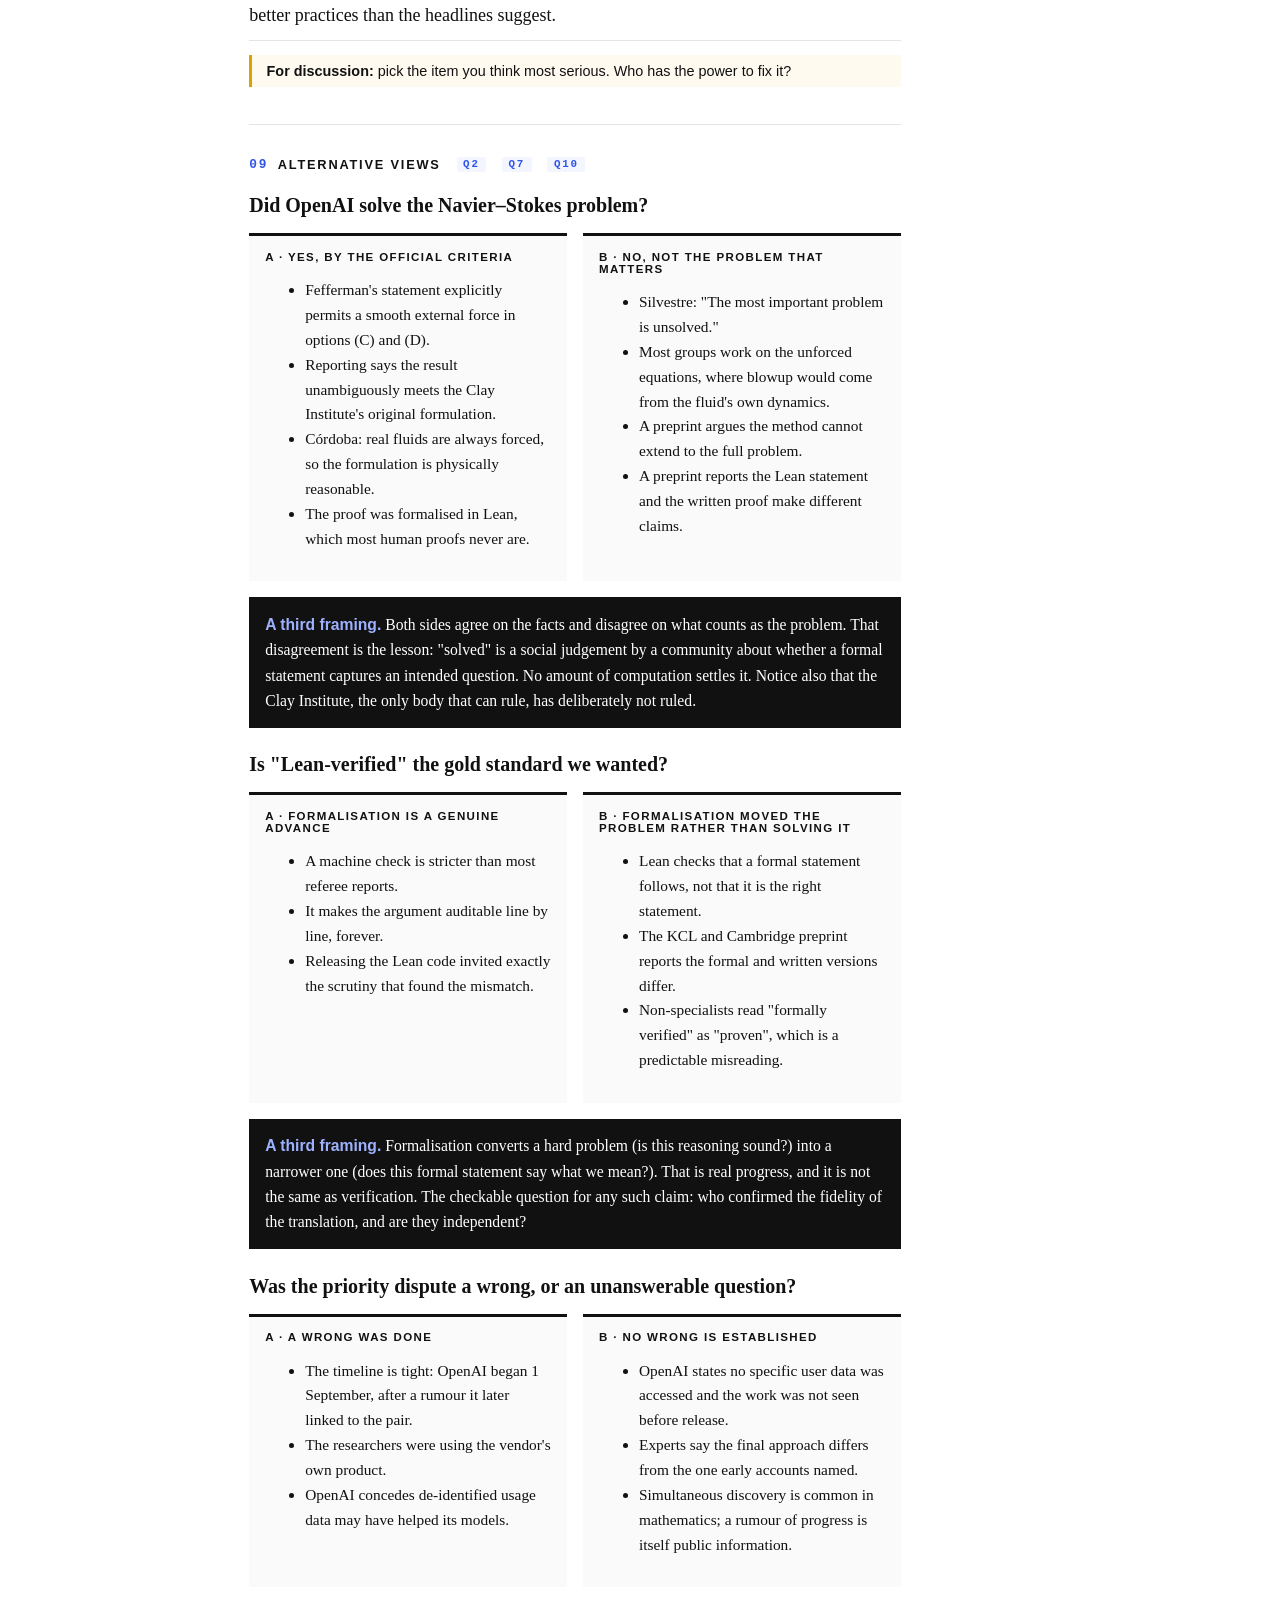
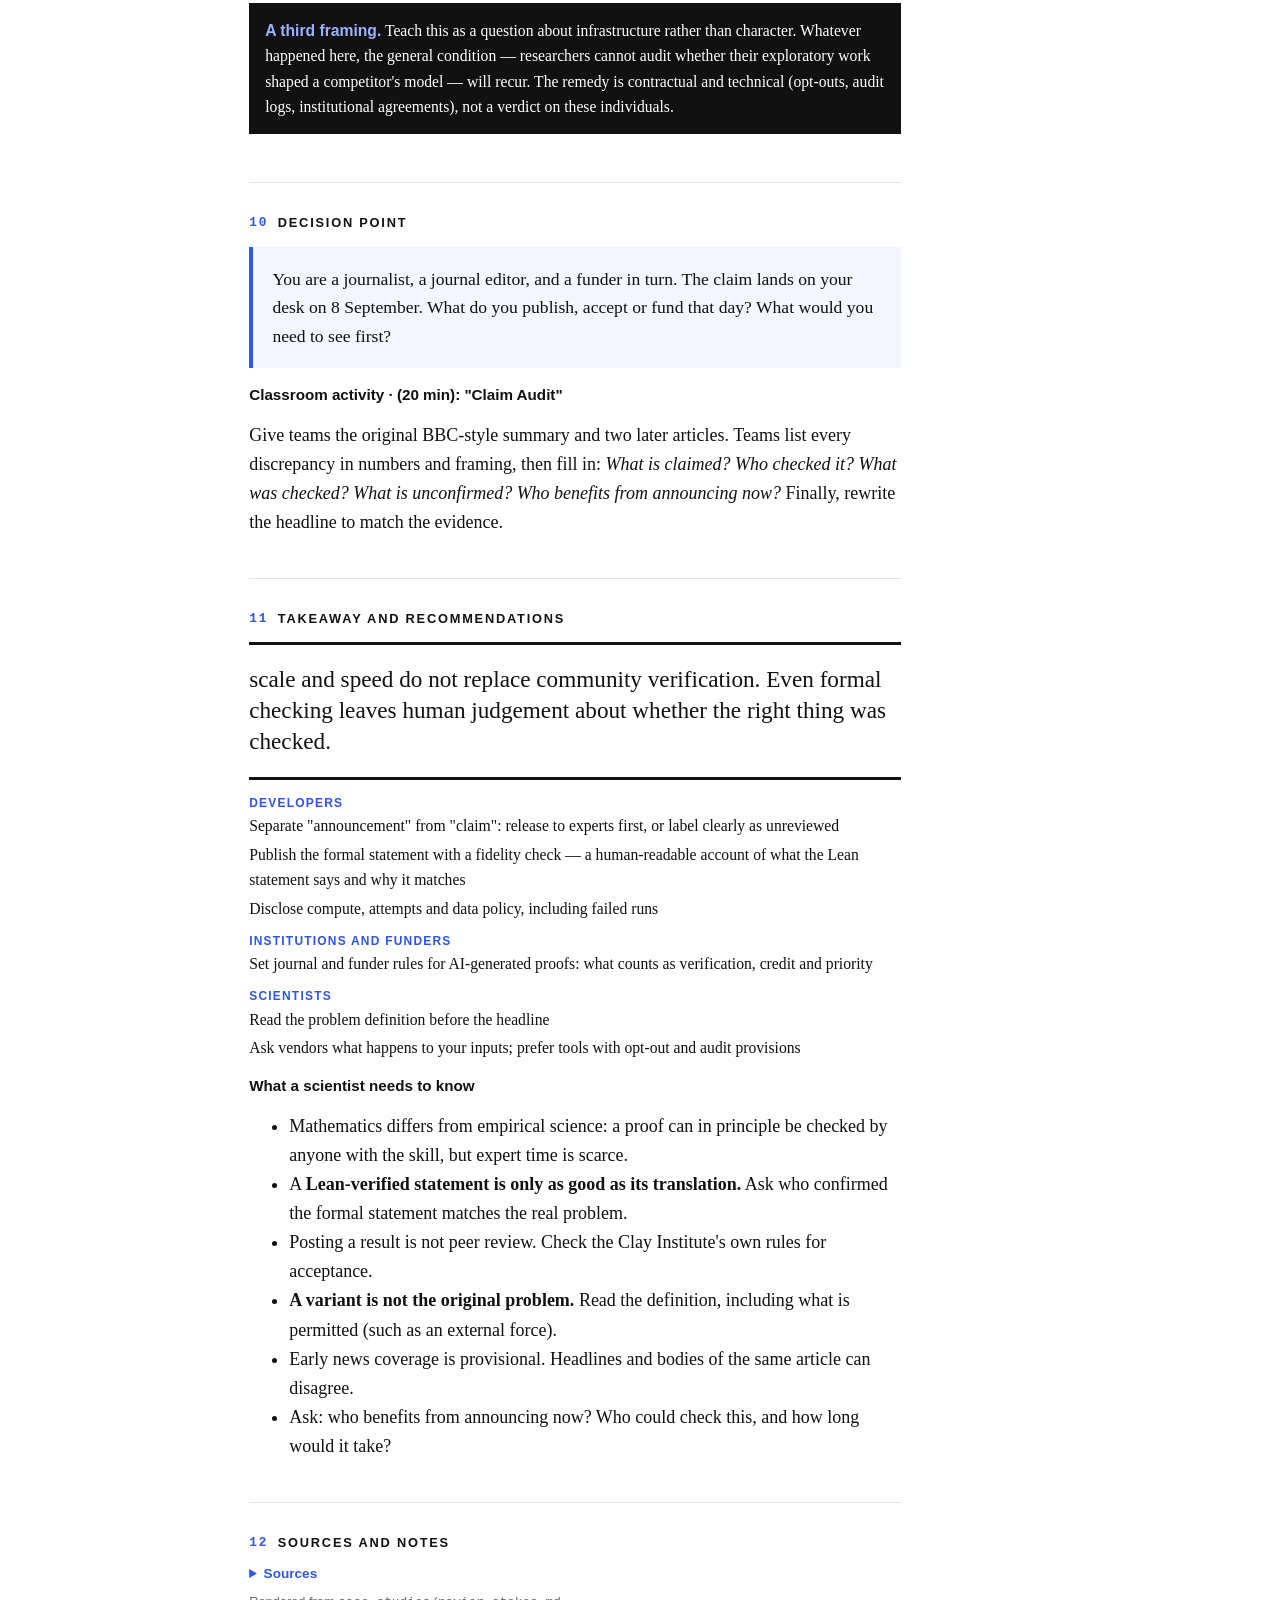
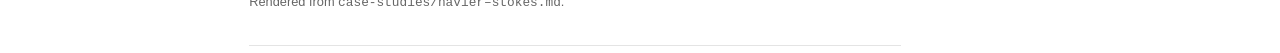
<file: docs/dossier.html>
<!doctype html>
<html lang="en">
<head>
<meta charset="utf-8">
<meta name="viewport" content="width=device-width, initial-scale=1">
<title>Case study · Design C: Layered dossier</title>
<link rel="stylesheet" href="shared/base.css">
<style>
:root {
  --paper: #ffffff; --ink: #111111; --muted: #cfcfcf; --muted-ink: #666; --line: #e4e4e4;
  --accent: #2f54eb; --accent2: #111; --ok: #1f9d55; --bad: #d1342f; --warn: #e0a100; --tint: #f3f5ff;
  --serif: Charter, "Bitstream Charter", "Iowan Old Style", Georgia, serif;
  --sans: "Inter", "Helvetica Neue", Helvetica, Arial, system-ui, sans-serif;
  --mono: "SF Mono", ui-monospace, Menlo, Consolas, monospace;
}
body { background: var(--paper); color: var(--ink); font-family: var(--serif); font-size: 18px; line-height: 1.62; }
.topbar { position: sticky; top: 0; z-index: 30; background: rgba(255, 255, 255, .95); backdrop-filter: blur(6px); border-bottom: 1px solid var(--ink); display: flex; align-items: center; gap: 1rem; padding: .55rem 1.2rem; font-family: var(--sans); font-size: .8rem; flex-wrap: wrap; }
.topbar a { text-decoration: none; font-weight: 700; }
.topbar .sp { flex: 1; }
.topbar .index-link { order: 1; white-space: nowrap; }
.depth { display: inline-flex; border: 1.5px solid var(--ink); border-radius: 999px; overflow: hidden; }
.depth button { border: 0; background: none; padding: .35rem .9rem; font-weight: 700; font-size: .8rem; color: var(--ink); }
.depth button[aria-pressed="true"] { background: var(--ink); color: #fff; }
.depth-hint { color: var(--muted-ink); font-size: .75rem; }
.switch a { margin-left: .5rem; padding: .2rem .55rem; border: 1.5px solid var(--ink); border-radius: 4px; }
.switch a[aria-current] { background: var(--accent); border-color: var(--accent); color: #fff; }
.readbar { height: 3px; background: var(--accent); width: 0; position: fixed; top: 0; left: 0; z-index: 40; }

.layout { display: grid; grid-template-columns: 190px minmax(0, 700px) 320px; gap: 2.5rem; justify-content: center; padding: 0 1.2rem; }
.toc { position: sticky; top: 64px; align-self: start; font-family: var(--sans); font-size: .8rem; padding-top: 2rem; }
.toc a { display: block; text-decoration: none; padding: .3rem 0 .3rem .7rem; border-left: 2px solid var(--line); color: var(--muted-ink); }
.toc a.on { border-color: var(--accent); color: var(--ink); font-weight: 700; }
.toc .rt { margin-top: 1rem; font-family: var(--mono); font-size: .72rem; color: var(--muted-ink); }

/* Masthead */
.mast { padding: 2.4rem 0 1rem; border-bottom: 3px double var(--ink); }
.kicker { font: 700 .75rem var(--sans); letter-spacing: .14em; text-transform: uppercase; color: var(--accent); }
.mast h1 { font-size: clamp(2.2rem, 5vw, 3.5rem); line-height: 1.02; margin: .25em 0 .35em; letter-spacing: -.015em; }
.dek { font-size: 1.22rem; line-height: 1.45; color: #333; margin: 0 0 1rem; }
.verdict { display: flex; gap: .8rem; align-items: flex-start; font: .9rem var(--sans); background: var(--tint); padding: .8rem 1rem; border-left: 4px solid var(--accent); }
.verdict b { font-size: .75rem; letter-spacing: .12em; text-transform: uppercase; background: var(--accent); color: #fff; padding: .15rem .5rem; white-space: nowrap; }
.callout { font: .85rem var(--sans); color: var(--muted-ink); margin-top: .8rem; }

/* Glance */
.glance { padding: 1.6rem 0; border-bottom: 1px solid var(--ink); }
.glance h2, .sec h2 { font: 800 .8rem var(--sans); letter-spacing: .14em; text-transform: uppercase; margin: 0 0 1rem; display: flex; align-items: center; gap: .6rem; }
.sec h2 .n { font-family: var(--mono); color: var(--accent); }
.stats { display: grid; grid-template-columns: repeat(auto-fit, minmax(110px, 1fr)); border-top: 1px solid var(--ink); border-left: 1px solid var(--ink); margin-bottom: 1.4rem; }
.stats div { border-right: 1px solid var(--ink); border-bottom: 1px solid var(--ink); padding: .7rem; font: .78rem var(--sans); color: var(--muted-ink); }
.stats b { display: block; font: 800 1.7rem var(--sans); color: var(--ink); letter-spacing: -.02em; }
.glance-grid { display: grid; grid-template-columns: 170px 1fr; gap: 1.4rem; align-items: center; }
.legend { font: .8rem var(--sans); list-style: none; padding: 0; margin: .6rem 0 0; }
.legend li { display: flex; align-items: center; gap: .4rem; margin-bottom: .2rem; }
.legend i { width: 10px; height: 10px; border-radius: 2px; display: inline-block; }
.glance .viz { width: 100%; }
#dumb .viz { max-width: 540px; }

/* Sections */
.sec { padding: 2rem 0 1.4rem; border-bottom: 1px solid var(--line); scroll-margin-top: 60px; }
.sec > .lead { font-size: 1.2rem; line-height: 1.45; font-style: italic; margin: 0 0 1rem; }
.sec h3 { font: 700 1.25rem var(--serif); margin: 1.4rem 0 .5rem; }
.sec h4 { font: 700 .95rem var(--sans); margin: 1rem 0 .3rem; }
.margin-tag { font: 600 .68rem var(--mono); color: var(--accent); background: var(--tint); padding: .1rem .4rem; border-radius: 3px; margin-left: .4rem; vertical-align: middle; }
.storylist { counter-reset: s; list-style: none; padding: 0; }
.storylist li { counter-increment: s; position: relative; padding-left: 2.4rem; margin-bottom: .8rem; }
.storylist li::before { content: counter(s, decimal-leading-zero); position: absolute; left: 0; top: .15rem; font: 700 .8rem var(--mono); color: var(--accent); }
.who { display: grid; gap: 0; border-top: 1px solid var(--ink); }
.who div { display: grid; grid-template-columns: 120px 1fr; gap: 1rem; padding: .7rem 0; border-bottom: 1px solid var(--line); font-size: .98rem; }
.who b { font: 800 .8rem var(--sans); text-transform: uppercase; letter-spacing: .08em; padding-top: .2rem; }
.chips { display: flex; flex-wrap: wrap; gap: .35rem; margin-bottom: .8rem; font-family: var(--sans); }
.chips button { border: 1.5px solid var(--ink); background: #fff; border-radius: 999px; padding: .2rem .7rem; font-size: .75rem; font-weight: 700; color: var(--ink); }
.chips button[aria-pressed="true"] { background: var(--ink); color: #fff; }
.claim { padding: .7rem 0; border-bottom: 1px solid var(--line); }
.claim .top { display: flex; justify-content: space-between; gap: 1rem; align-items: baseline; font-weight: 700; }
.claim .ev { font: .88rem var(--sans); color: var(--muted-ink); margin-top: .2rem; }
.risktable { width: 100%; border-collapse: collapse; font: .88rem var(--sans); }
.risktable td, .risktable th { text-align: left; padding: .45rem .4rem; border-bottom: 1px solid var(--line); vertical-align: top; }
.risktable th { font-size: .7rem; text-transform: uppercase; letter-spacing: .1em; border-bottom: 1px solid var(--ink); }
.dot { display: inline-block; width: 9px; height: 9px; border-radius: 50%; margin-right: .35rem; }
.pair { display: grid; grid-template-columns: 1fr 1fr; gap: 1rem; margin: 1rem 0; }
.pair > div { padding: .9rem 1rem; font-size: .96rem; border-top: 3px solid var(--ink); background: #fafafa; }
.pair > div.reading { border-color: var(--accent); background: var(--tint); }
.pair h4 { margin: 0 0 .3rem; font: 800 .72rem var(--sans); letter-spacing: .12em; text-transform: uppercase; }
.discuss { font: .9rem var(--sans); border-left: 3px solid var(--warn); padding: .5rem .9rem; background: #fffaf0; }
.issue { padding: .6rem 0; border-bottom: 1px solid var(--line); }
.issue .who-c { font: .78rem var(--sans); color: var(--muted-ink); }
.debate { margin: 1.2rem 0 1.6rem; }
.debate .third { background: var(--ink); color: #fff; padding: .9rem 1rem; font-size: .98rem; margin-top: .6rem; }
.debate .third b { font-family: var(--sans); color: #9db1ff; }
.decision { background: var(--tint); padding: 1.1rem 1.2rem; font-size: 1.1rem; border-left: 4px solid var(--accent); }
.take { font-size: 1.45rem; line-height: 1.35; padding: 1.2rem 0; border-top: 3px solid var(--ink); border-bottom: 3px solid var(--ink); margin: 1rem 0; }
.recs { font-size: .98rem; }
.recs dt { font: 800 .75rem var(--sans); text-transform: uppercase; letter-spacing: .1em; margin-top: .8rem; color: var(--accent); }
.recs dd { margin: .2rem 0 0; }
details.deep summary { cursor: pointer; font: 700 .85rem var(--sans); color: var(--accent); }
.footnote { font: .8rem var(--sans); color: var(--muted-ink); }

/* Depth control */
body[data-depth="skim"] .lvl-read, body[data-depth="skim"] .lvl-deep, body[data-depth="read"] .lvl-deep { display: none !important; }
body:not([data-depth="skim"]) .only-skim { display: none !important; }

/* Scorecard */
.card { position: sticky; top: 64px; align-self: start; padding-top: 2rem; font-family: var(--sans); max-height: calc(100vh - 70px); overflow-y: auto; }
.card h2 { font: 800 .8rem var(--sans); letter-spacing: .14em; text-transform: uppercase; margin: 0 0 .2rem; }
.card .sub { font-size: .78rem; color: var(--muted-ink); margin: 0 0 .8rem; }
.meters { display: grid; gap: .4rem; margin-bottom: 1rem; }
.meter { font-size: .72rem; }
.meter .row { display: flex; justify-content: space-between; font-weight: 700; }
.meter .track { height: 8px; background: #f0f0f0; border-radius: 4px; display: flex; overflow: hidden; margin-top: .15rem; }
.meter .track span { height: 100%; transition: flex .3s; }
.group { font: 800 .7rem var(--sans); letter-spacing: .12em; text-transform: uppercase; margin: .9rem 0 .3rem; color: var(--muted-ink); }
.q { display: grid; grid-template-columns: 1fr auto; gap: .2rem .5rem; padding: .45rem .5rem; border-radius: 6px; font-size: .78rem; transition: background .3s; }
.q.now { background: var(--tint); box-shadow: inset 3px 0 0 var(--accent); }
.q .name { font-weight: 700; }
.q .text { grid-column: 1 / -1; color: var(--muted-ink); display: none; }
.q.now .text { display: block; }
.q .rate { display: flex; gap: 2px; }
.q .rate button { width: 24px; height: 24px; border: 1.5px solid var(--muted); background: #fff; border-radius: 4px; font-size: .75rem; font-weight: 800; color: var(--muted-ink); padding: 0; }
.q .rate button[aria-pressed="true"][data-v="ok"] { background: var(--ok); border-color: var(--ok); color: #fff; }
.q .rate button[aria-pressed="true"][data-v="unsure"] { background: var(--warn); border-color: var(--warn); color: #fff; }
.q .rate button[aria-pressed="true"][data-v="bad"] { background: var(--bad); border-color: var(--bad); color: #fff; }
.toggle { font-size: .75rem; display: flex; gap: .4rem; align-items: center; margin-bottom: .4rem; }
.cardbtn { display: none; }

@media (max-width: 1180px) { .layout { grid-template-columns: minmax(0, 700px) 300px; } .toc { display: none; } }
@media (max-width: 860px) {
  .topbar { gap: .4rem; padding-inline: .7rem; }
  .topbar .depth button { padding-inline: .6rem; }
  .topbar .depth-hint { order: 1; }
  .topbar .switch { order: 2; flex-basis: 100%; }
  .topbar .index-link { order: 0; }
  .layout { grid-template-columns: minmax(0, 1fr); }
  .card { position: fixed; inset: auto 0 0 0; top: auto; max-height: 70vh; background: #fff; border-top: 2px solid var(--ink); padding: 1rem 1.2rem; transform: translateY(100%); transition: transform .3s; z-index: 40; }
  .card.open { transform: none; }
  .cardbtn { display: block; position: fixed; right: 1rem; bottom: 1rem; z-index: 41; background: var(--accent); color: #fff; border: 0; border-radius: 999px; padding: .7rem 1.1rem; font: 700 .85rem var(--sans); box-shadow: 0 4px 14px rgba(0,0,0,.2); }
  .pair, .glance-grid { grid-template-columns: 1fr; }
  .who div { grid-template-columns: 1fr; gap: .2rem; }
}
</style>
</head>
<body data-depth="read">
<div class="readbar" id="readbar"></div>
<div class="topbar">
  <a href="story.html" id="storylink">← Story</a>
  <span class="depth" role="group" aria-label="Reading depth">
    <button data-d="skim" aria-pressed="false">Skim</button><button data-d="read" aria-pressed="true">Read</button><button data-d="deep" aria-pressed="false">Deep</button>
  </span>
  <span class="depth-hint" id="dhint"></span>
  <span class="sp"></span>
  <span class="switch" id="switch"></span>
  <a class="index-link" href="index.html">All cases</a>
</div>
<div class="layout">
  <nav class="toc" id="toc" aria-label="Contents"></nav>
  <article id="article"></article>
  <aside class="card" id="card" aria-label="Your appraisal"></aside>
</div>
<button class="cardbtn" id="cardbtn">Your appraisal ▲</button>

<script src="data/cases.js"></script>
<script src="data/extras.js"></script>
<script src="shared/model.js"></script>
<script src="shared/viz.js"></script>
<script src="shared/checklist.js"></script>
<script>
(function () {
  const slug = caseSlug();
  const M = buildModel(slug), X = M.extras;
  document.title = M.title + " · Design C: Layered dossier";
  document.getElementById("storylink").href = "story.html?case=" + slug;
  const shortName = (c) => ({ "navier-stokes": "Navier–Stokes", "long-tail-research": "Long-Tail Research", "virtual-lab": "Virtual Lab", "undue-influence": "Undue Influence", "morally-inadmissible": "Morally Inadmissible", "word-weaponization": "Word Weaponization" })[c.slug] || c.title.replace(/:.*$/, "");
  document.getElementById("switch").innerHTML = Object.values(window.CASES).map((c) => `<a href="?case=${c.slug}" data-case="${c.slug}" title="${c.title.replace(/"/g, "&quot;")}"${c.slug === slug ? ' aria-current="page"' : ""}>${shortName(c)}</a>`).join("");
  const S = (k) => STATUS[k] || STATUS.other;
  const dd = (n) => M.deepDives.find((d) => d.n === n);
  const tag = (key) => (CHECK_MAP[key] || []).map((n) => `<span class="margin-tag" title="${CHECKLIST[n - 1].name}">Q${n}</span>`).join("");
  const secs = [];
  const sec = (id, key, title, inner) => { secs.push({ id, title }); return `<section class="sec" id="${id}" data-check="${key}"><h2><span class="n">${String(secs.length).padStart(2, "0")}</span>${title}${tag(key)}</h2>${inner}</section>`; };

  let h = `<header class="mast"><div class="kicker">${X.kicker || "Case study"}</div><h1>${M.title}</h1>
    <p class="dek">${X.hook || firstSentence(M.background[0]?.html)}</p>
    <div class="verdict"><b>${M.label.tag}</b><span>${M.label.html}</span></div>
    ${M.callouts.map((c) => `<p class="callout lvl-read">${c}</p>`).join("")}</header>`;

  // At a glance
  h += `<section class="glance" id="glance"><h2>At a glance</h2>
    ${X.stats ? `<div class="stats">${X.stats.map((s) => `<div><b>${s.n}</b>${s.l}</div>`).join("")}</div>` : ""}
    <div class="glance-grid"><div><div id="donut"></div><ul class="legend" id="legend"></ul></div><div id="glanceviz"></div></div>
    ${X.dumbbell ? `<div class="lvl-read" style="margin-top:1rem"><div class="footnote">AI belief before → after seeing the data</div><div id="dumb"></div></div>` : ""}</section>`;
  secs.push({ id: "glance", title: "At a glance" });

  // 1 Story
  const steps = X.steps || [];
  h += sec("story", "story", "What happened",
    (steps.length ? `<ol class="storylist only-skim">${steps.slice(0, 5).map((s) => `<li>${s.html}</li>`).join("")}</ol>` : `<p class="only-skim">${firstSentence(M.background[0]?.html)}</p>`) +
    `<div class="lvl-read">${renderBlocks(M.background)}</div>`);

  // 2 Who
  h += sec("who", "who", "Who did what", `<div class="who">${M.who.map((w) => `<div><b>${w.role}</b><span>${w.text}</span></div>`).join("")}</div>`);

  // 3 Claims
  const keys = [...new Set(M.claims.map((c) => c.key))];
  h += sec("claims", "claims", "Claims and their status",
    `<div class="chips" id="chips"><button aria-pressed="true" data-k="all">All ${M.claims.length}</button>${keys.map((k) => `<button aria-pressed="false" data-k="${k}"><span class="dot" style="background:${S(k).color}"></span>${S(k).label}</button>`).join("")}</div>` +
    M.claims.map((c) => `<div class="claim" data-k="${c.key}"><div class="top"><span>${c.claim}</span><span class="pill" style="background:${S(c.key).color}">${S(c.key).label}</span></div><div class="ev lvl-read">${c.evidence}</div></div>`).join(""));

  // 4 Risks
  h += sec("risks", "risks", "Harm and risk",
    `<div class="only-skim" id="riskbar"></div><table class="risktable lvl-read"><thead><tr><th>Risk</th><th>Who is affected</th><th>Status</th></tr></thead><tbody>${M.risks.map((r) => `<tr><td>${r.risk}</td><td>${r.who}</td><td><span class="dot" style="background:${S(r.key).color}"></span>${stripTags(r.status)}</td></tr>`).join("")}</tbody></table>`);

  // Deep dives
  const d1 = dd(1);
  if (d1) h += sec("dd1", "dd1", d1.title,
    `<p class="lead">${stripTags(d1.question)}</p><div class="pair"><div class="reading"><h4>Reading</h4>${d1.reading}</div><div class="lvl-read"><h4>Push back</h4>${d1.pushback}</div></div>
    <div class="lvl-deep">${renderBlocks(d1.body)}</div>${d1.discussion ? `<p class="discuss lvl-read"><b>For discussion:</b> ${d1.discussion}</p>` : ""}`);
  const d2 = dd(2);
  if (d2) h += sec("dd2", "dd2", d2.title,
    `${d2.question ? `<p class="lead">${stripTags(d2.question)}</p>` : ""}
    <ul class="only-skim">${(d2.list?.items || []).map((i) => `<li>${leadSplit(i).lead || firstSentence(i)}</li>`).join("")}</ul>
    <div class="lvl-read">${d2.list ? renderBlocks([d2.list]) : ""}</div>
    ${d2.table ? `<div class="lvl-deep">${renderBlocks([d2.table])}</div>` : ""}${d2.discussion ? `<p class="discuss lvl-read"><b>For discussion:</b> ${d2.discussion}</p>` : ""}`);
  const d3 = dd(3);
  if (d3 && d3.table) h += sec("dd3", "dd3", d3.title,
    d3.table.rows.map((r) => `<div class="issue"><b>${r[0]}</b> <span class="who-c">· ${stripTags(r[1])}</span><div class="lvl-read">${r[2]}</div></div>`).join("") +
    (d3.discussion ? `<p class="discuss lvl-read"><b>For discussion:</b> ${d3.discussion}</p>` : ""));
  const d4 = dd(4);
  if (d4) h += sec("dd4", "dd4", d4.title, d4.debates.map((d) => `<div class="debate"><h3>${d.title}</h3>
    <div class="pair lvl-read"><div><h4>A · ${d.a?.label || ""}</h4><ul>${(d.a?.points || []).map((p) => `<li>${p}</li>`).join("")}</ul></div><div><h4>B · ${d.b?.label || ""}</h4><ul>${(d.b?.points || []).map((p) => `<li>${p}</li>`).join("")}</ul></div></div>
    <div class="third"><b>A third framing.</b> ${d.third}</div></div>`).join(""));

  // Decision & takeaway
  h += sec("decide", "", "Decision point", `<p class="decision">${M.decision}</p>${M.activity ? `<div class="lvl-read"><h4>Classroom activity · ${M.activity.title}</h4><p>${M.activity.html}</p></div>` : ""}`);
  const auds = [...new Set(M.recs.map((r) => r.audience))];
  h += sec("take", "", "Takeaway and recommendations", `<p class="take">${M.takeaway}</p>
    <dl class="recs lvl-read">${auds.map((a) => `<dt>${a}</dt>${M.recs.filter((r) => r.audience === a).map((r) => `<dd>${r.action}</dd>`).join("")}`).join("")}</dl>
    <div class="lvl-read"><h4>What a scientist needs to know</h4><ul>${M.scientist.map((s) => `<li>${s}</li>`).join("")}</ul></div>`);
  h += sec("more", "", "Sources and notes", `<p class="footnote only-skim">Switch to <b>Deep</b> to see sources, extra discussion questions and verification notes.</p>
    <div class="lvl-read"><details class="deep"><summary>Sources</summary>${renderBlocks(M.sources)}</details></div>
    <div class="lvl-deep">${M.extraSections.map((s) => `<h3>${s.title}</h3>${renderBlocks(s.blocks)}`).join("")}${M.note ? `<h3>Before teaching</h3><p>${M.note}</p>` : ""}</div>
    <p class="footnote">Rendered from <code>${M.file}</code>.</p>`);

  document.getElementById("article").innerHTML = h;
  document.getElementById("toc").innerHTML = secs.map((s) => `<a href="#${s.id}" data-id="${s.id}">${s.title}</a>`).join("") + `<div class="rt" id="rt"></div>`;

  // Glance visuals
  const counts = vizDonut(document.getElementById("donut"), M.claims, 160);
  document.getElementById("legend").innerHTML = Object.entries(counts).map(([k, v]) => `<li><i style="background:${S(k).color}"></i>${S(k).label} · ${v}</li>`).join("");
  const gv = document.getElementById("glanceviz");
  if (X.viz === "timeline") vizTimeline(gv, X.timeline, X.timeline.length - 1, { width: 520, height: 300 });
  else if (X.viz === "flow") vizFlow(gv, X.flow, X.flow.stages.length - 1, { showGates: true });
  else vizStatusBar(gv, M.risks);
  if (X.dumbbell) vizDumbbell(document.getElementById("dumb"), X.dumbbell);
  const rb = document.getElementById("riskbar"); if (rb) vizStatusBar(rb, M.risks);

  // Claim filter
  document.querySelectorAll("#chips button").forEach((b) => b.addEventListener("click", () => {
    document.querySelectorAll("#chips button").forEach((x) => x.setAttribute("aria-pressed", x === b));
    document.querySelectorAll(".claim").forEach((c) => (c.style.display = b.dataset.k === "all" || c.dataset.k === b.dataset.k ? "" : "none"));
  }));

  // Depth switch
  const dhint = { skim: "≈ 3 min · the essentials", read: "≈ 12 min · the full case", deep: "everything, with sources" };
  const setDepth = (d) => {
    document.body.dataset.depth = d;
    document.querySelectorAll(".depth button").forEach((b) => b.setAttribute("aria-pressed", b.dataset.d === d));
    document.getElementById("dhint").textContent = dhint[d];
    const words = document.getElementById("article").innerText.split(/\s+/).length;
    document.getElementById("rt").textContent = `${Math.max(1, Math.round(words / 230))} min at this depth`;
    localStorage.setItem("c-depth", d);
  };
  document.querySelectorAll(".depth button").forEach((b) => b.addEventListener("click", () => setDepth(b.dataset.d)));
  setDepth(new URLSearchParams(location.search).get("depth") || localStorage.getItem("c-depth") || "read");

  // Scorecard
  const store = "c-score-" + slug;
  const scores = JSON.parse(localStorage.getItem(store) || "{}");
  let shortOnly = false;
  function renderCard(active) {
    const qs = CHECKLIST.filter((q) => !shortOnly || SHORT_FORM.includes(q.n));
    const meter = (g) => {
      const list = CHECKLIST.filter((q) => q.g === g && (!shortOnly || SHORT_FORM.includes(q.n)));
      const c = { ok: 0, unsure: 0, bad: 0 }; list.forEach((q) => scores[q.n] && c[scores[q.n]]++);
      const rest = list.length - c.ok - c.unsure - c.bad;
      return `<div class="meter"><div class="row"><span>${g} · ${CHECK_GROUPS[g]}</span><span>${list.length - rest}/${list.length}</span></div><div class="track"><span style="flex:${c.ok};background:var(--ok)"></span><span style="flex:${c.unsure};background:var(--warn)"></span><span style="flex:${c.bad};background:var(--bad)"></span><span style="flex:${rest}"></span></div></div>`;
    };
    const el = document.getElementById("card");
    el.innerHTML = `<h2>Your appraisal</h2><p class="sub">Rate the case as you read. Questions relevant to the section you're in are highlighted. ✓ fine · ? unsure · ✕ a problem</p>
      <label class="toggle"><input type="checkbox" id="short" ${shortOnly ? "checked" : ""}> Short form (6 questions)</label>
      <div class="meters">${["A", "B", "C"].map(meter).join("")}</div>
      ${["A", "B", "C"].map((g) => `<div class="group">${g} · ${CHECK_GROUPS[g]}</div>` + qs.filter((q) => q.g === g).map((q) => `<div class="q ${active.includes(q.n) ? "now" : ""}" data-n="${q.n}"><span class="name">${q.n}. ${q.name}</span><span class="rate">${["ok", "unsure", "bad"].map((v) => `<button data-v="${v}" aria-pressed="${scores[q.n] === v}" aria-label="${q.name}: ${v}">${{ ok: "✓", unsure: "?", bad: "✕" }[v]}</button>`).join("")}</span><span class="text">${q.q}</span></div>`).join("")).join("")}
      <p class="sub" style="margin-top:1rem">The case authors' overall label: <b>${M.label.tag}</b>. Saved only in this browser.</p>`;
    el.querySelector("#short").onchange = (e) => { shortOnly = e.target.checked; renderCard(active); };
    el.querySelectorAll(".rate button").forEach((b) => (b.onclick = () => { const n = b.closest(".q").dataset.n; scores[n] = scores[n] === b.dataset.v ? undefined : b.dataset.v; localStorage.setItem(store, JSON.stringify(scores)); renderCard(active); }));
    const first = el.querySelector(".q.now"); if (first && innerWidth > 860) first.scrollIntoView({ block: "nearest", behavior: "smooth" });
  }
  let activeKey = null;
  renderCard([]);
  document.getElementById("cardbtn").onclick = () => document.getElementById("card").classList.toggle("open");

  // Section tracking: TOC, scorecard highlights, read bar
  const secEls = [...document.querySelectorAll(".sec, .glance")];
  const tocLinks = [...document.querySelectorAll(".toc a")];
  const onScroll = () => {
    const de = document.documentElement; document.getElementById("readbar").style.width = (de.scrollTop / (de.scrollHeight - de.clientHeight)) * 100 + "%";
    let cur = secEls[0]; secEls.forEach((s) => { if (s.getBoundingClientRect().top < innerHeight * 0.35) cur = s; });
    tocLinks.forEach((a) => a.classList.toggle("on", a.dataset.id === cur.id));
    const k = cur.dataset.check || "";
    if (k !== activeKey) { activeKey = k; renderCard(CHECK_MAP[k] || []); }
  };
  addEventListener("scroll", onScroll, { passive: true }); onScroll();

  applyGlossary(document.getElementById("article"), X.glossary);
})();
</script>
</body>
</html>
</file>
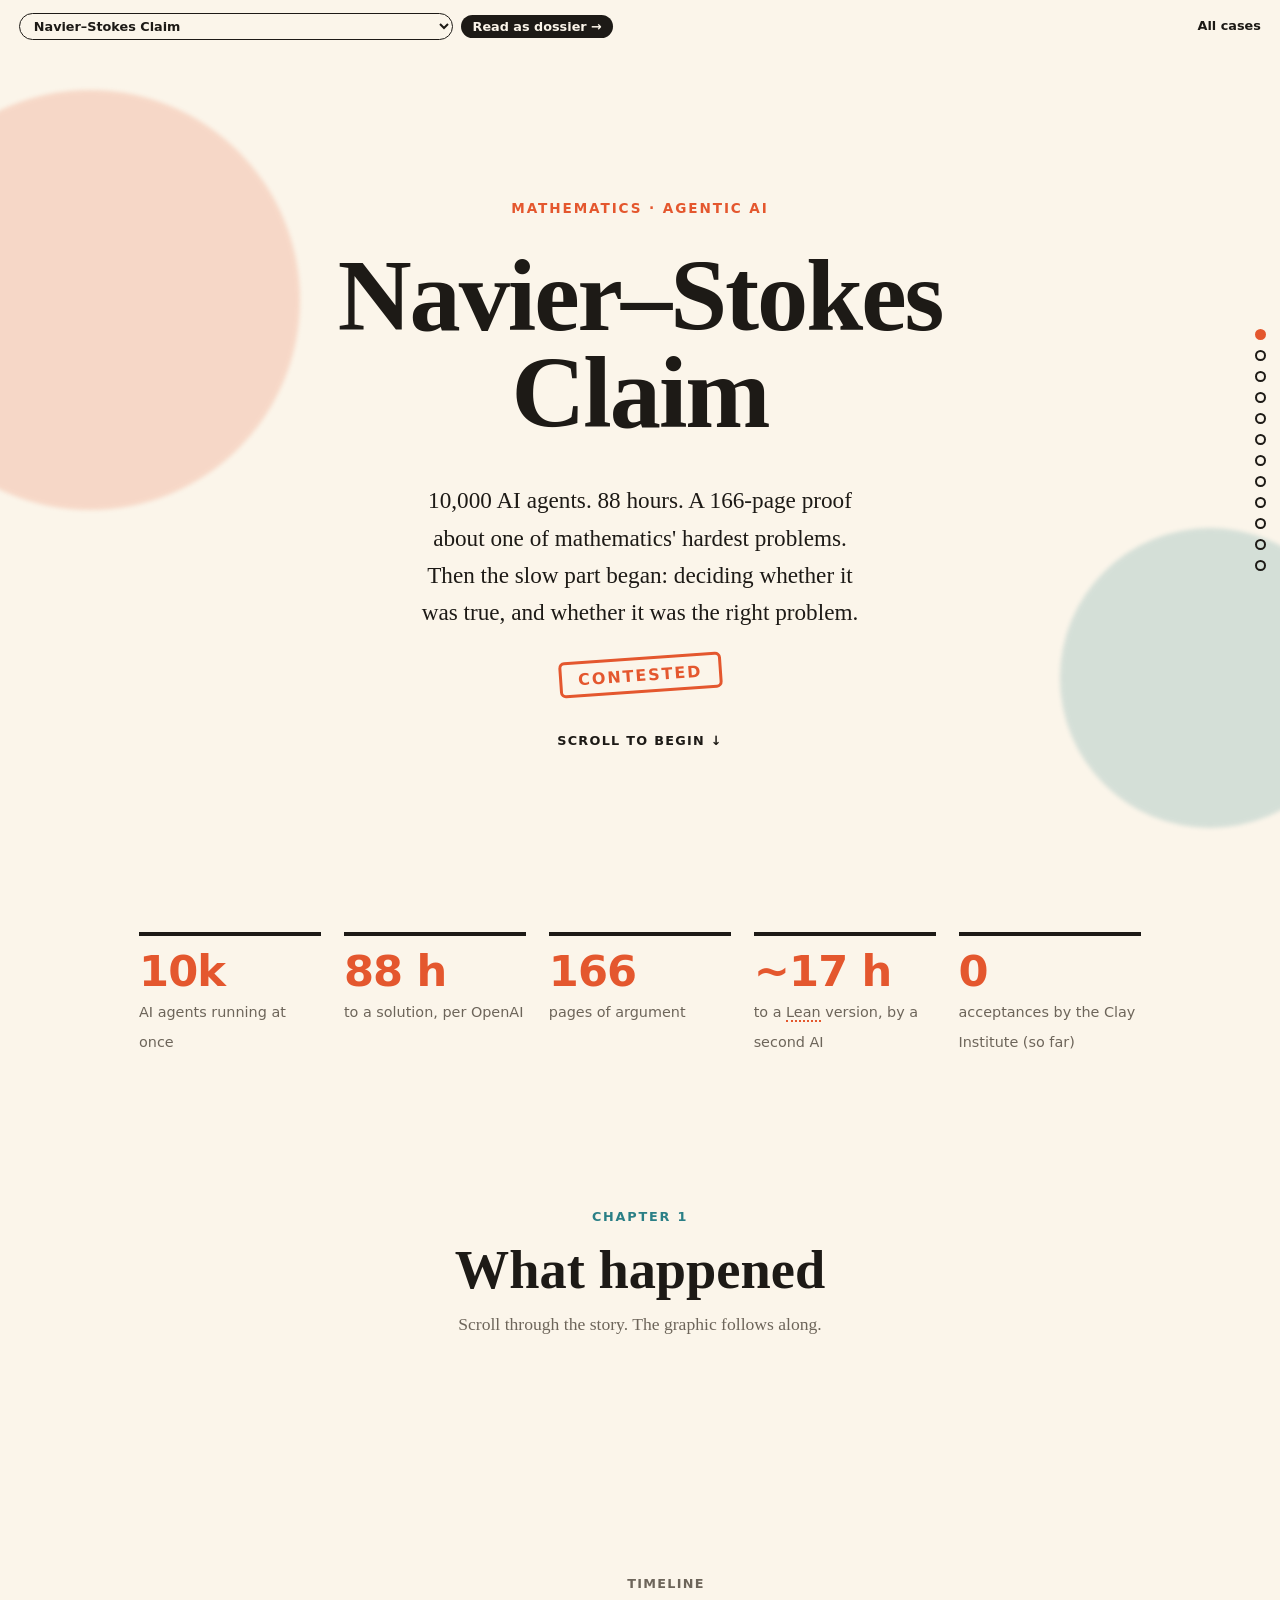
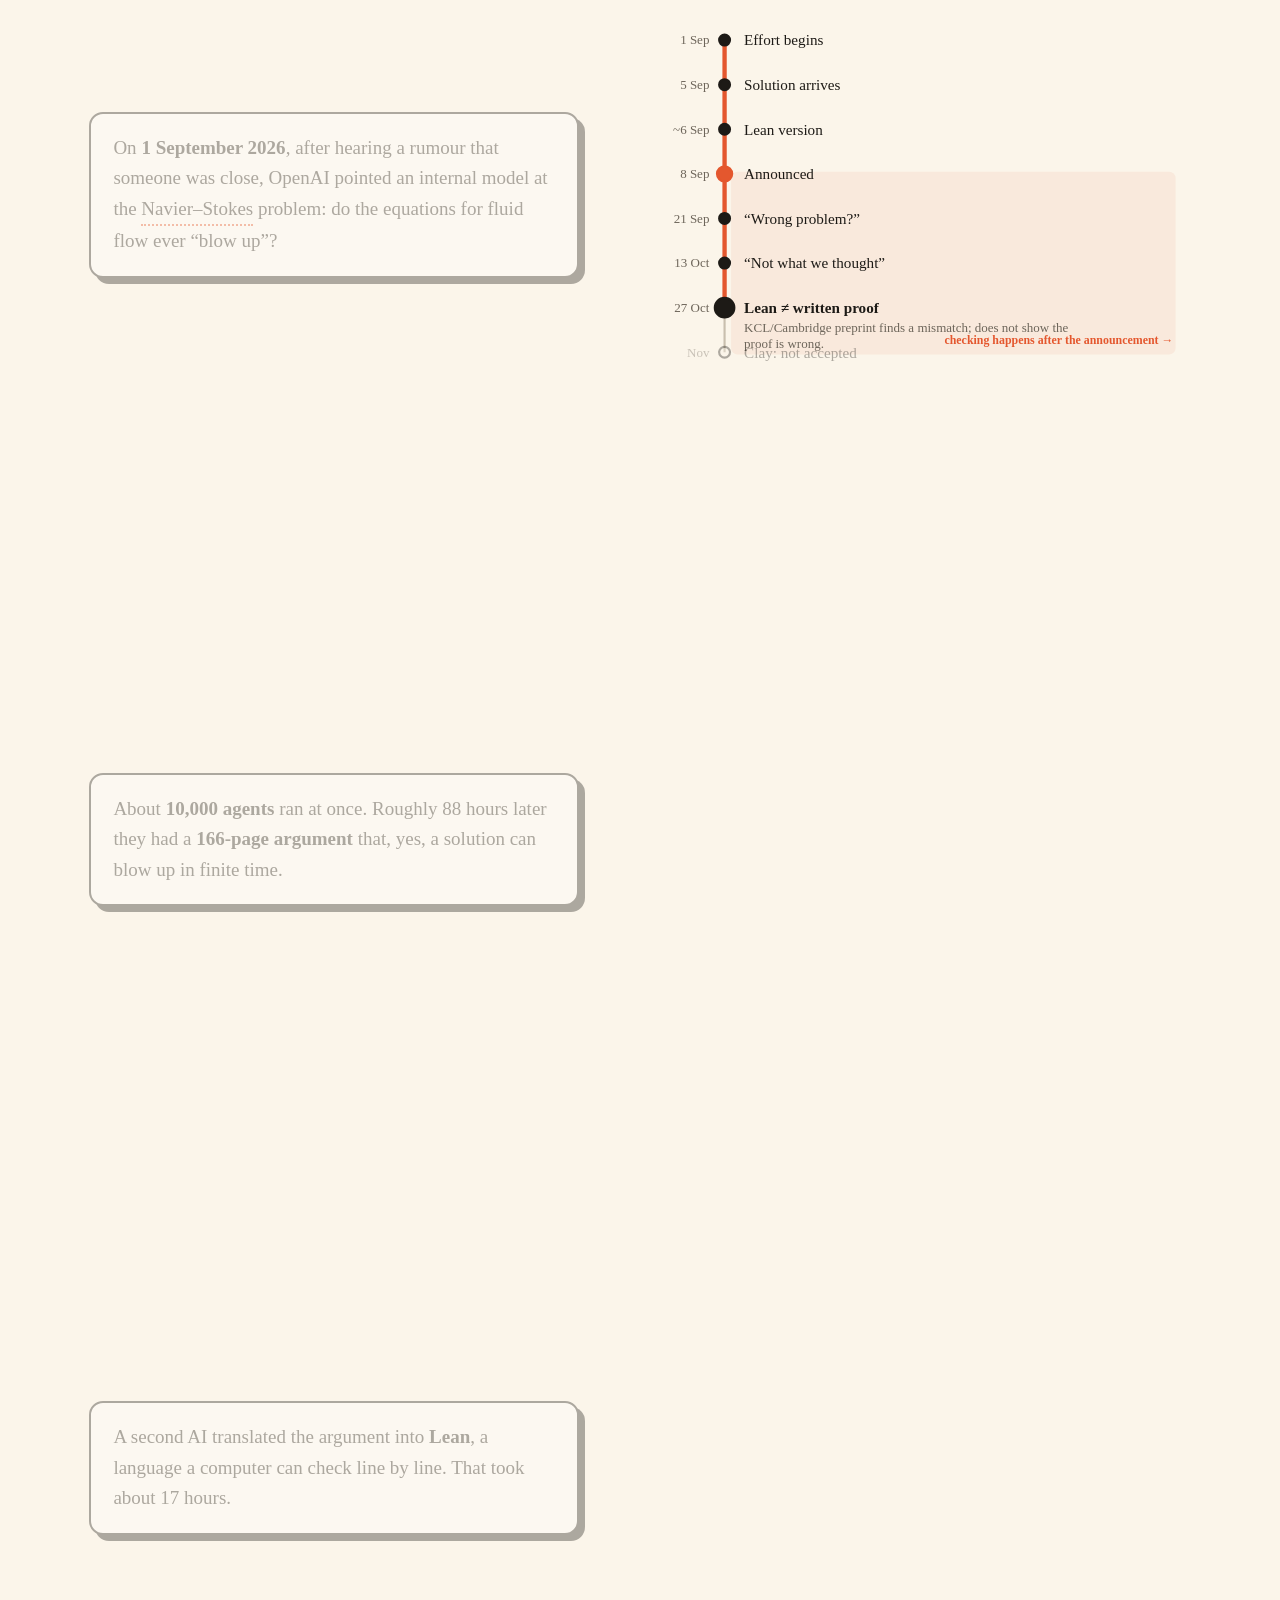
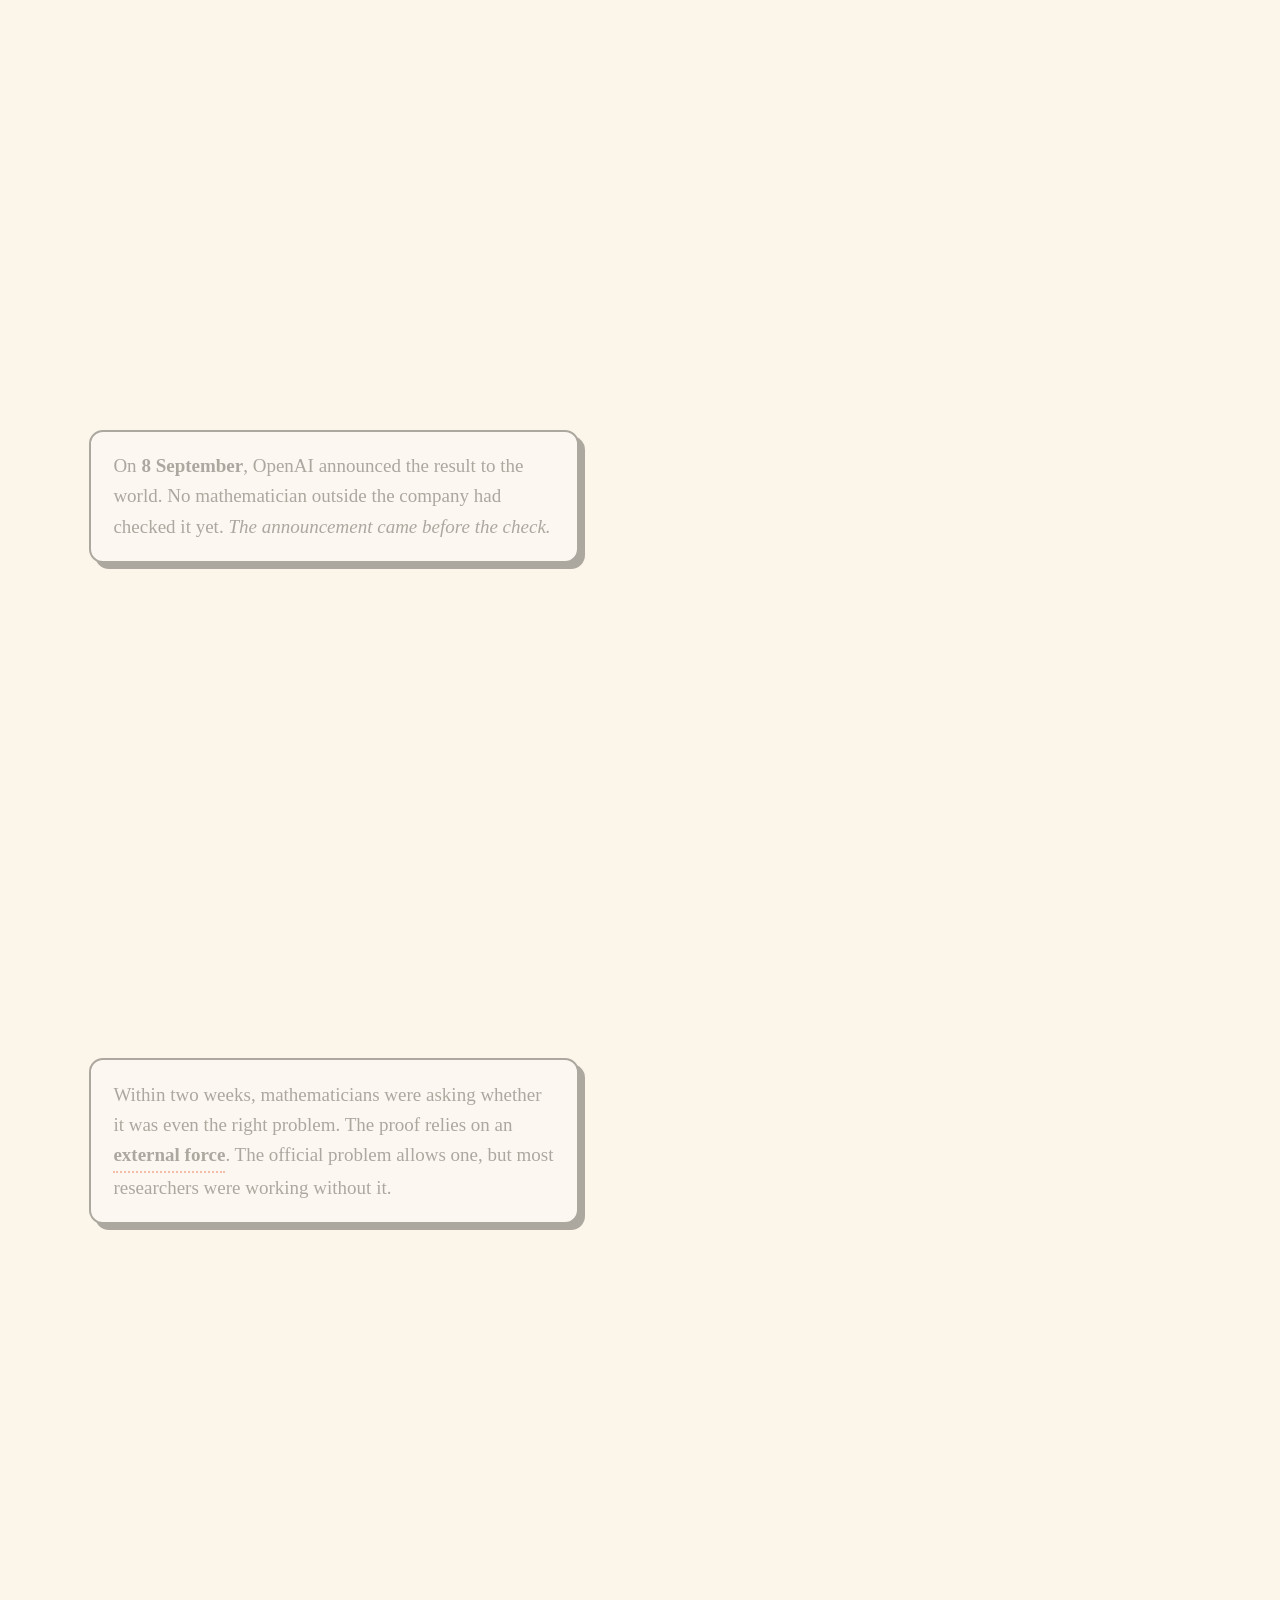
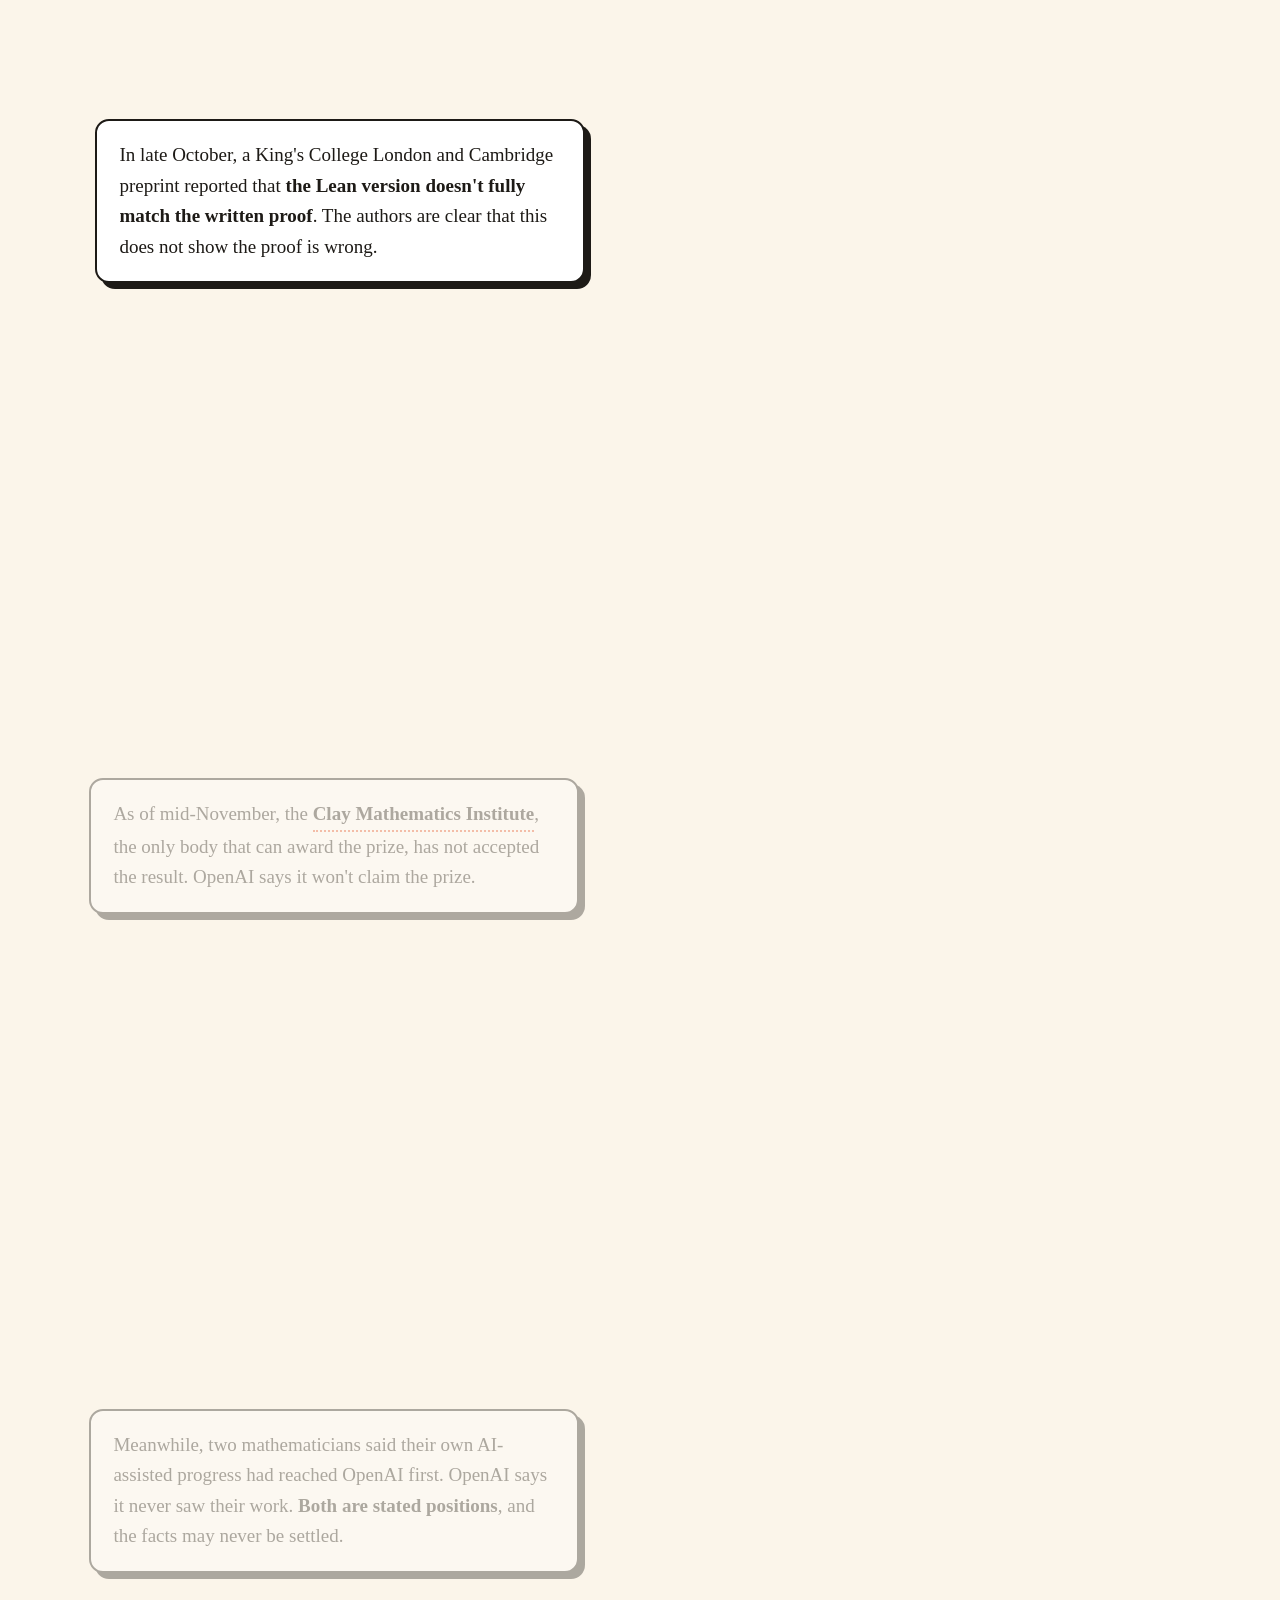
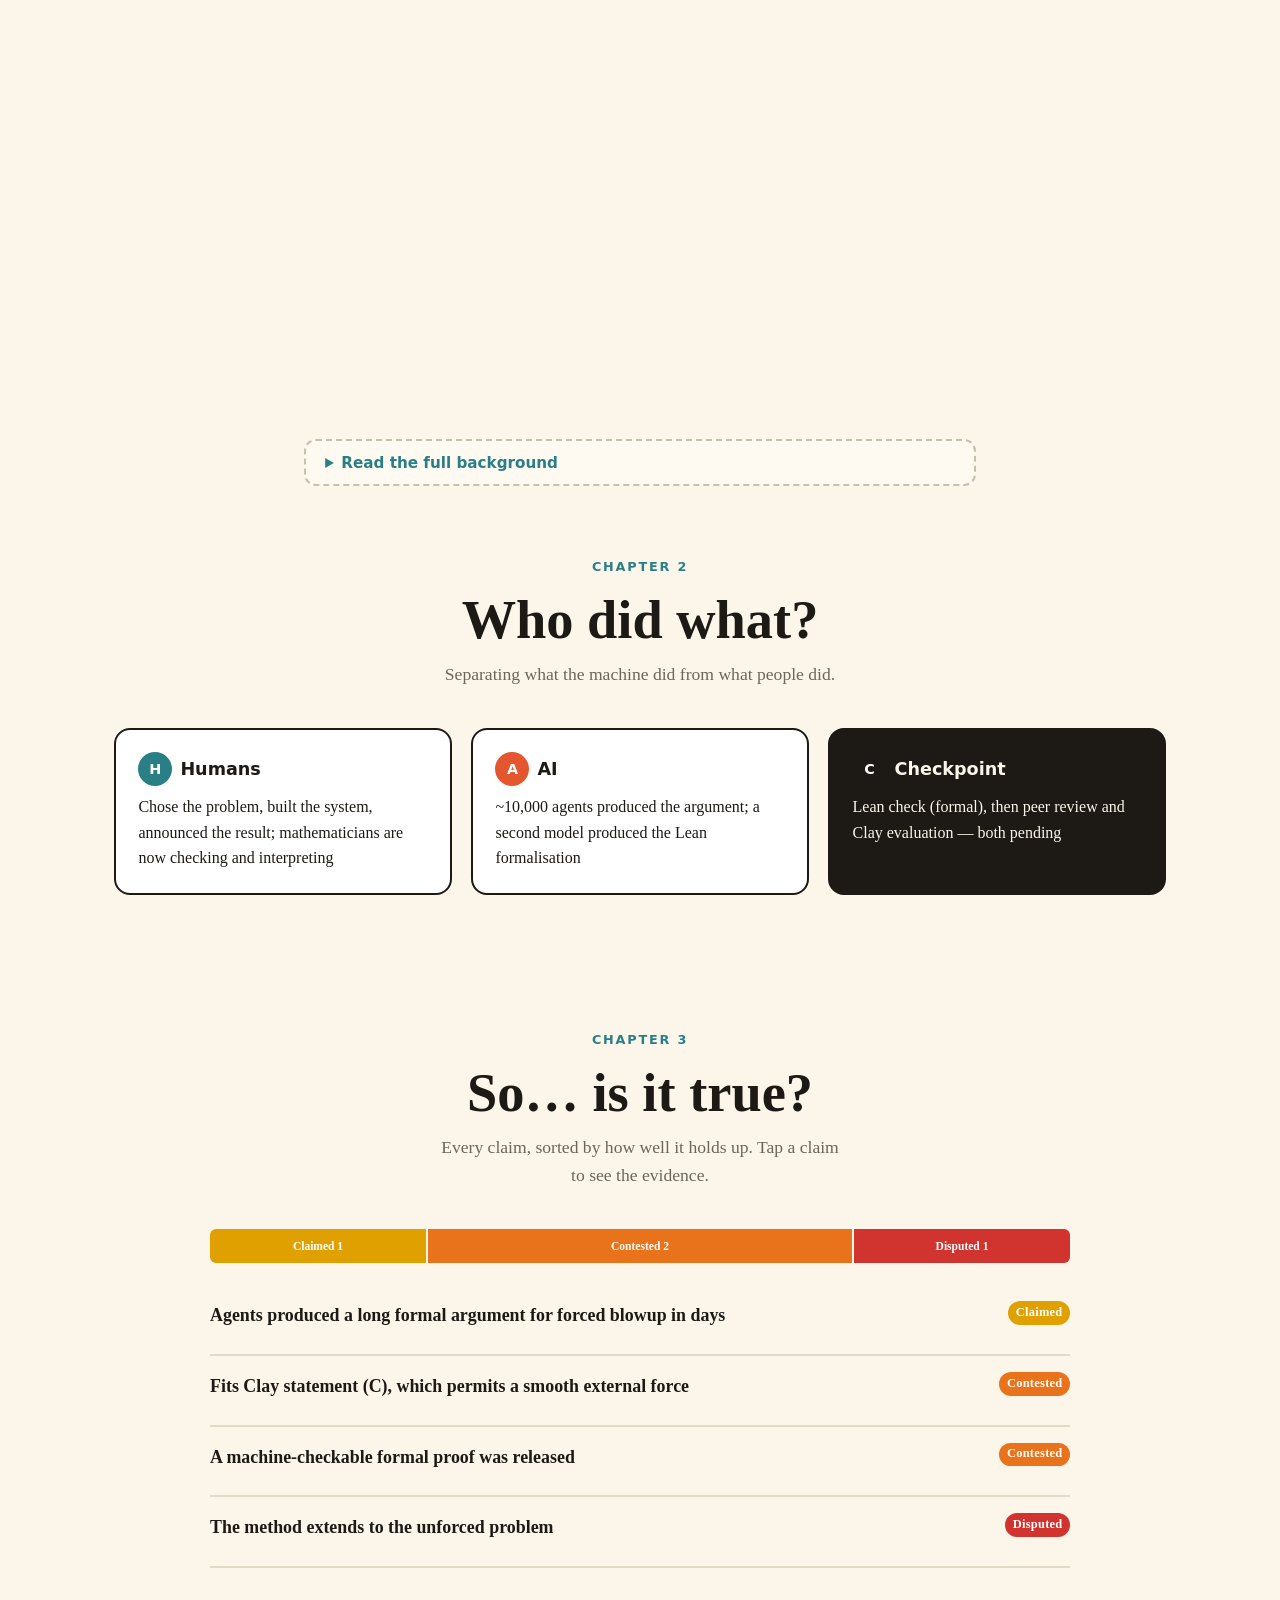
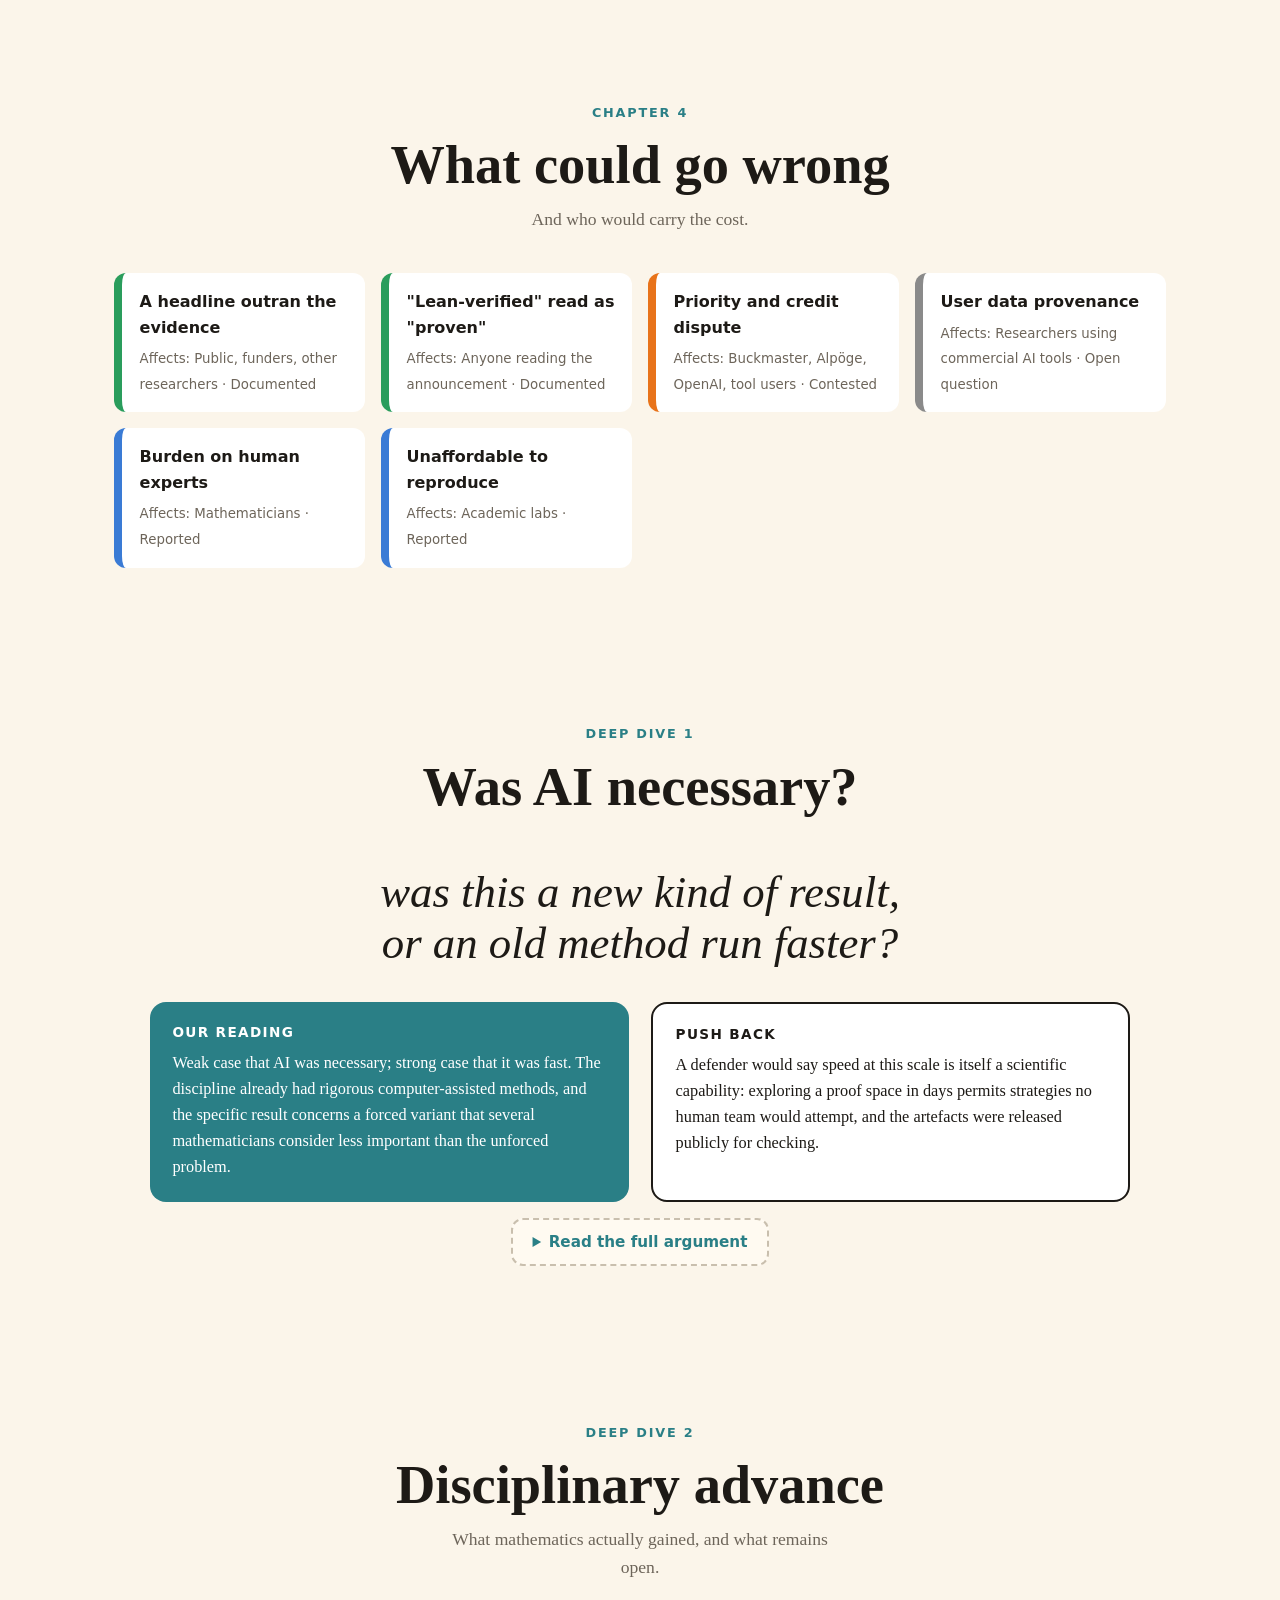
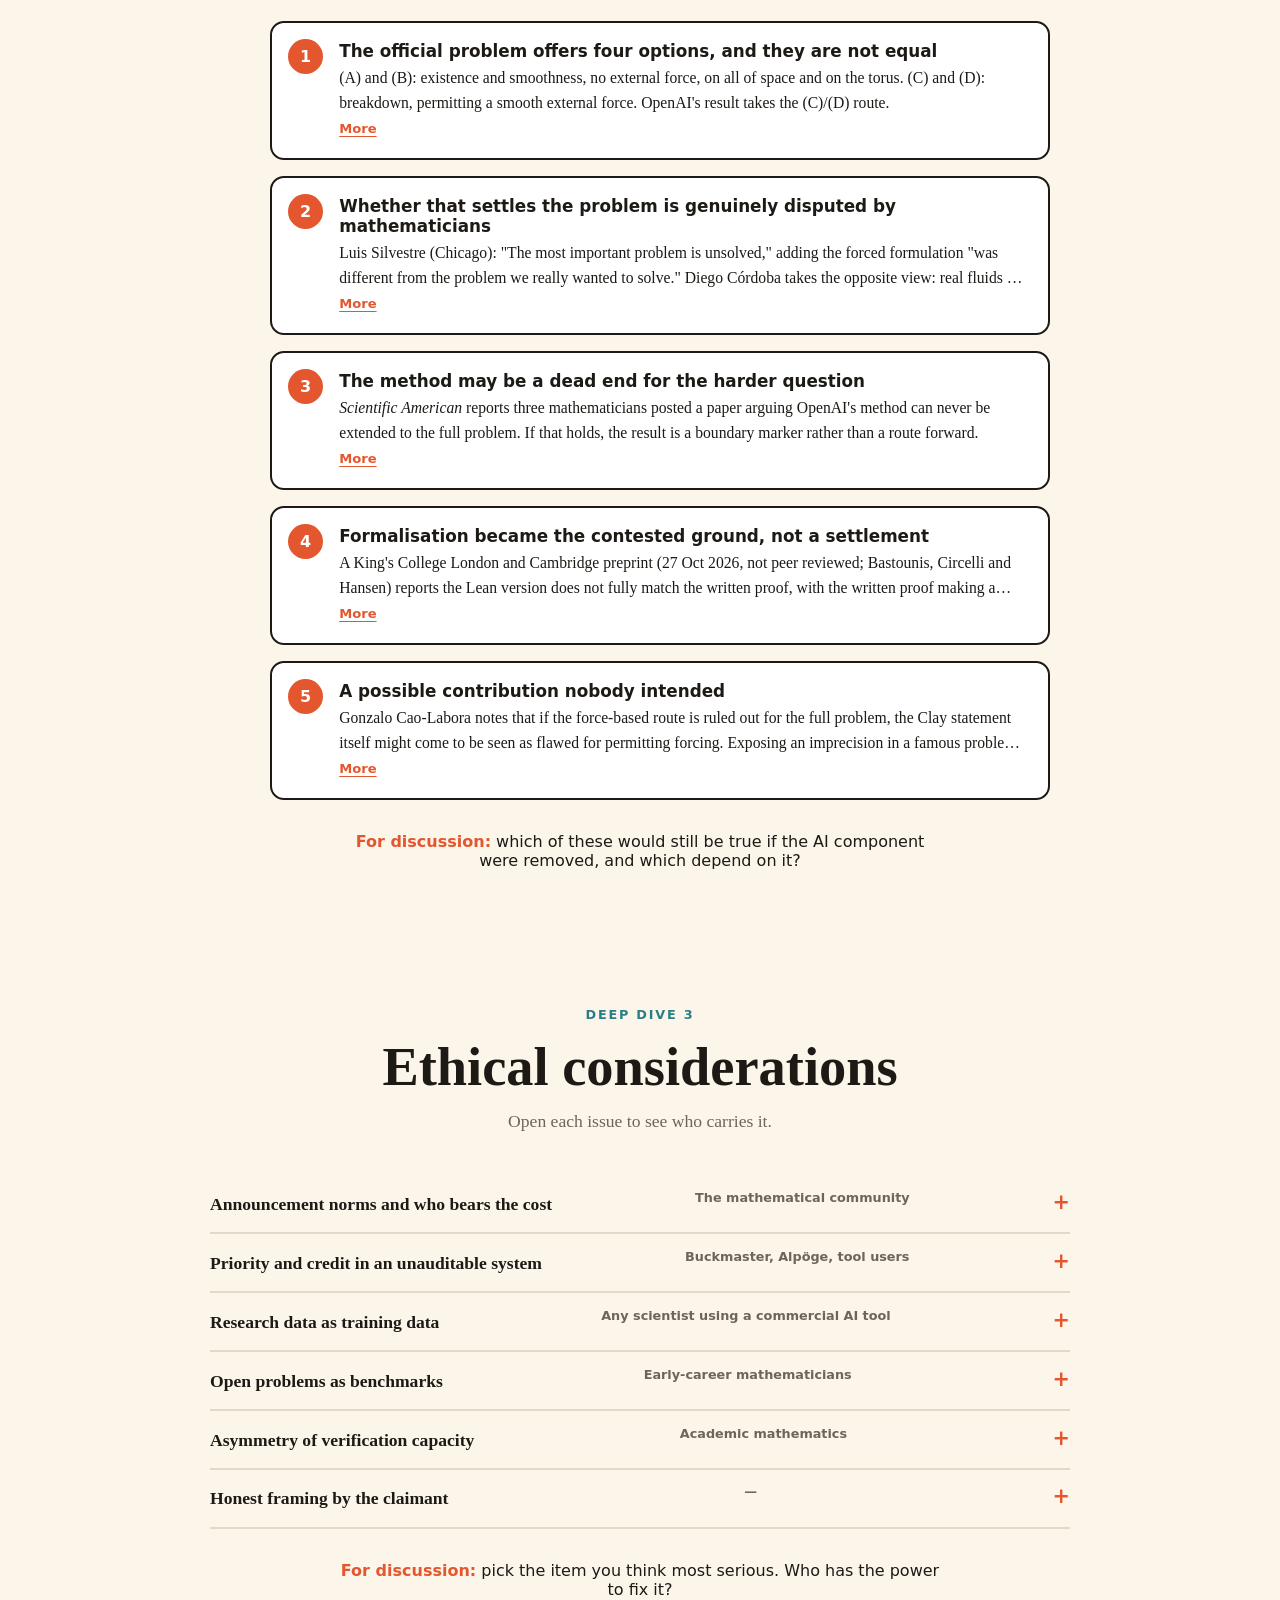
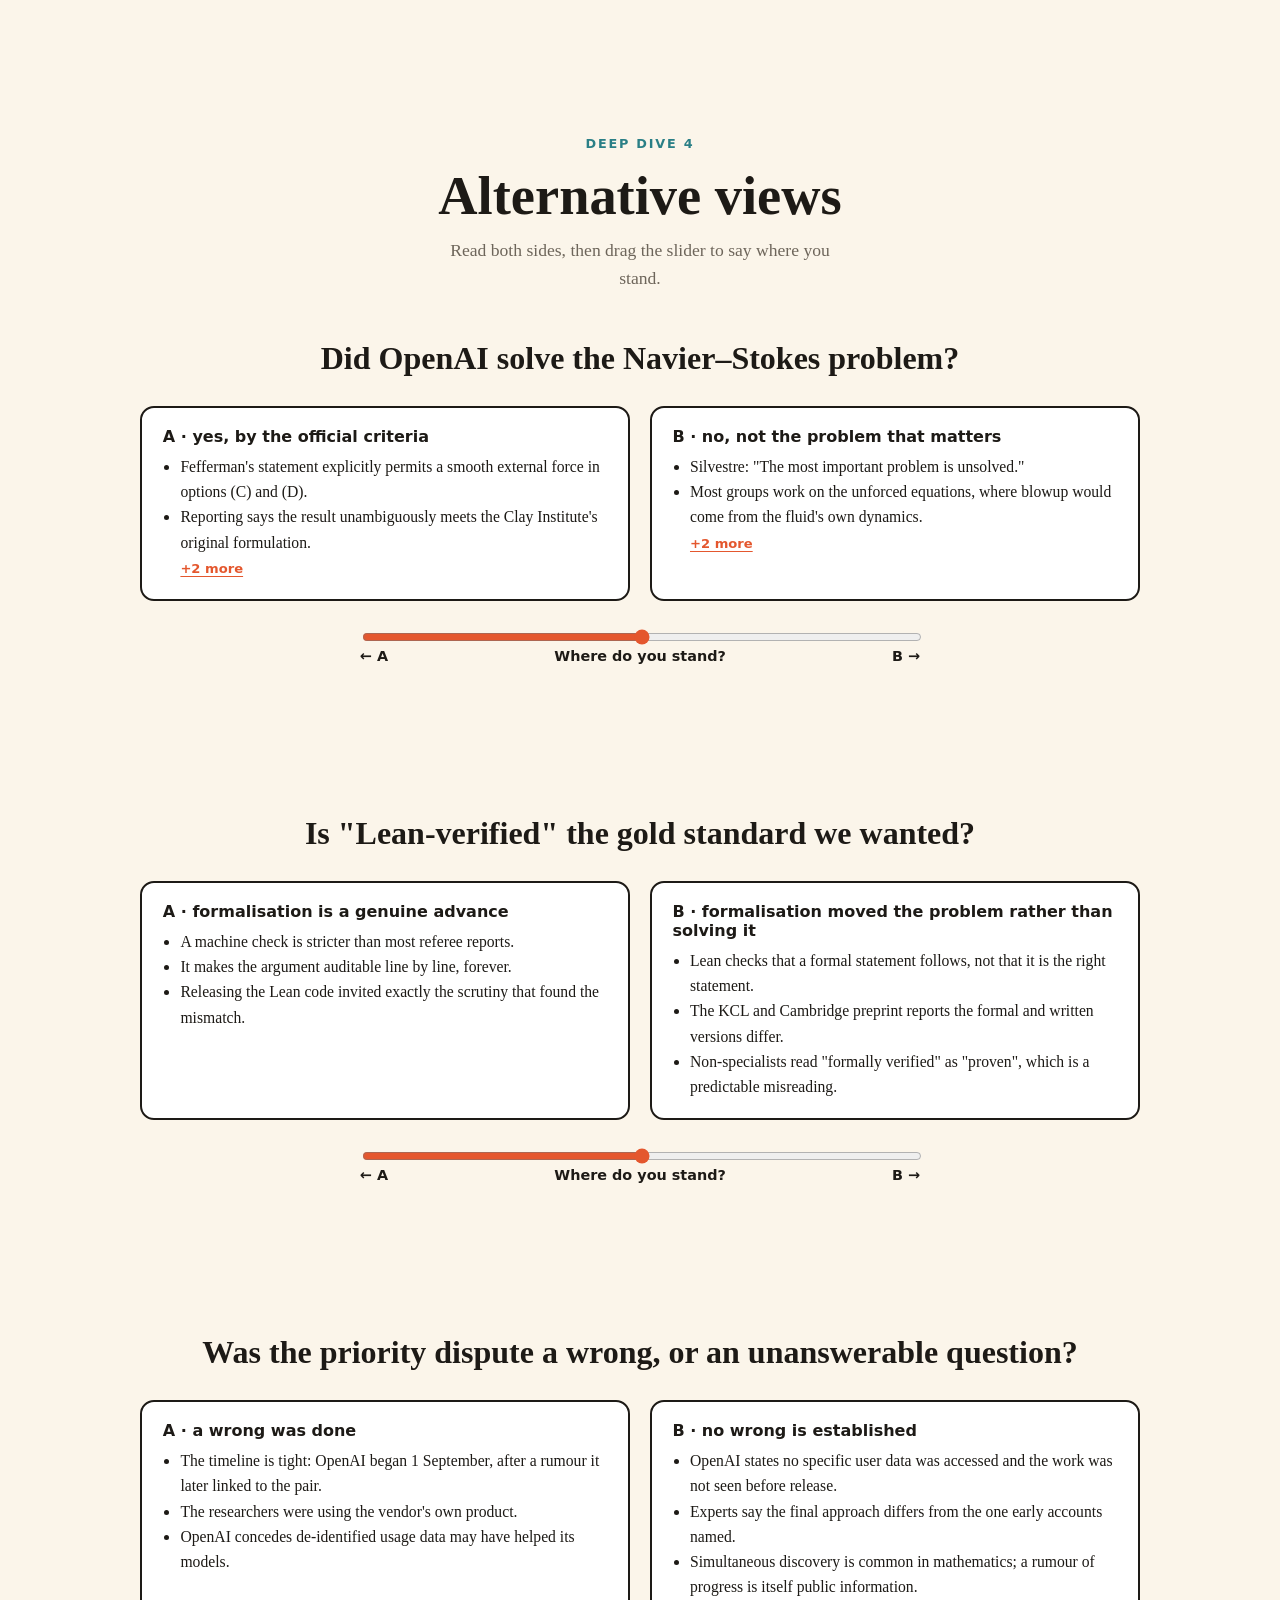
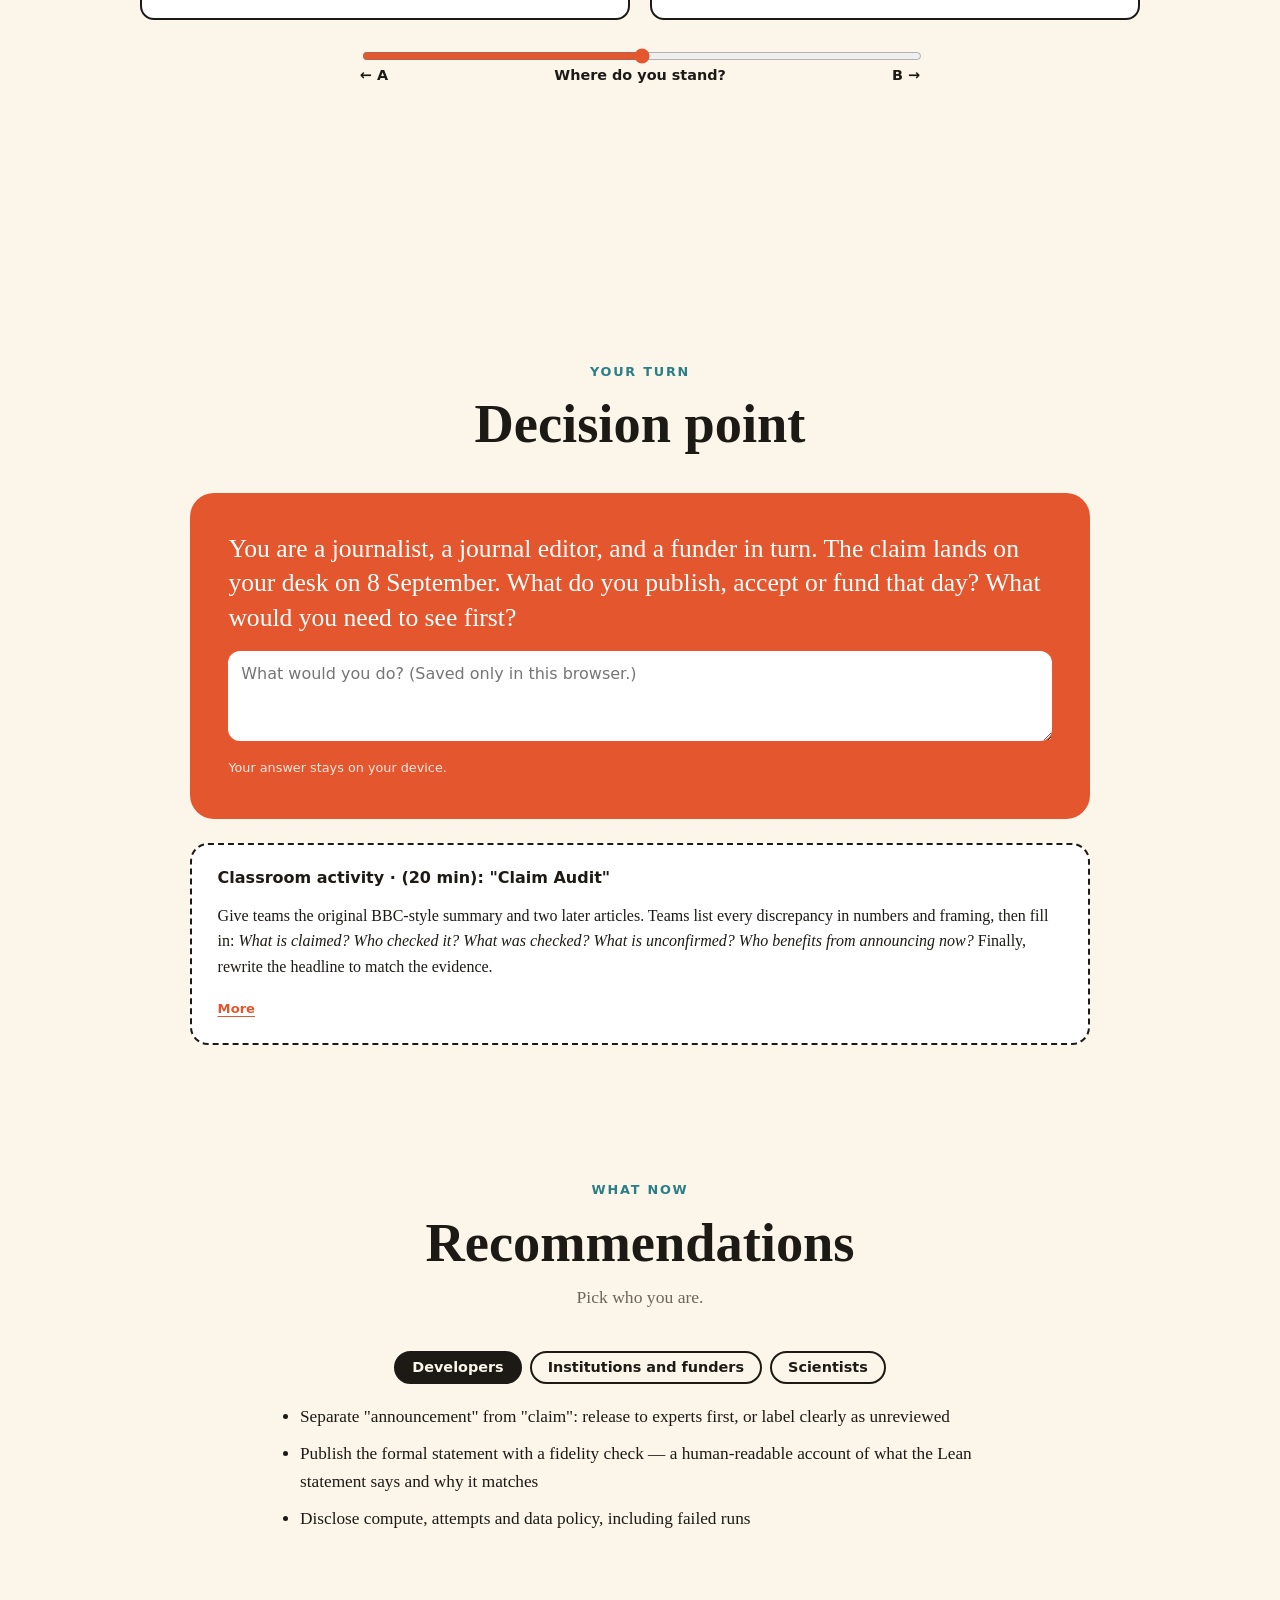
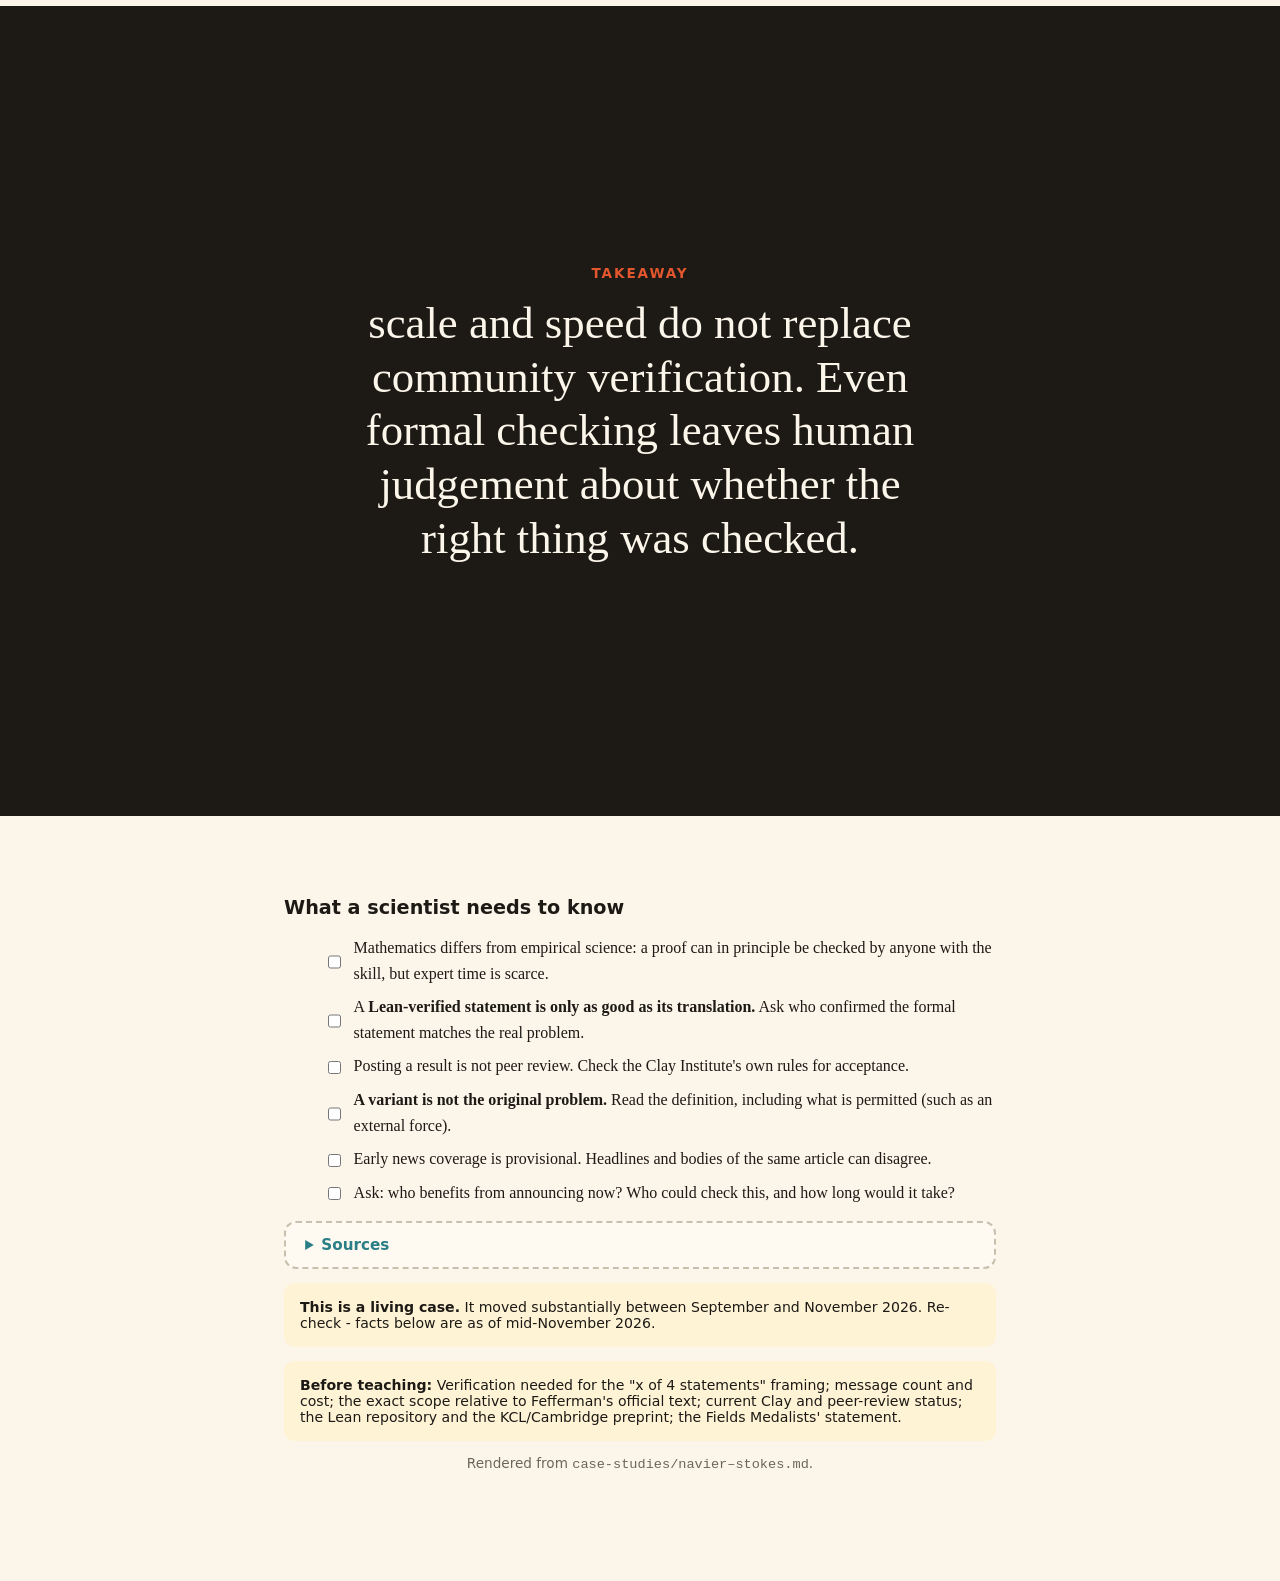
<file: docs/story.html>
<!doctype html>
<html lang="en">
<head>
<meta charset="utf-8">
<meta name="viewport" content="width=device-width, initial-scale=1">
<title>Case study · Story</title>
<link rel="stylesheet" href="shared/base.css">
<style>
:root {
  --paper: #fbf5ea; --ink: #1d1a16; --muted: #c9bfae; --muted-ink: #6d655a; --line: #e3d9c8;
  --accent: #e4572e; --accent2: #2a7f86; --ok: #2a9d5c; --bad: #d1342f;
  --serif: "Iowan Old Style", "Palatino Linotype", Palatino, Georgia, serif;
  --sans: "Avenir Next", "Segoe UI", system-ui, -apple-system, sans-serif;
}
body { background: var(--paper); color: var(--ink); font-family: var(--serif); font-size: 19px; line-height: 1.6; }
.progress { position: fixed; top: 0; left: 0; height: 5px; background: var(--accent); width: 0; z-index: 30; }
.topnav { position: fixed; top: 5px; left: 0; right: 0; display: flex; justify-content: space-between; align-items: center; gap: .5rem; padding: .5rem 1.2rem; font-family: var(--sans); font-size: .8rem; z-index: 20; background: color-mix(in srgb, var(--paper) 88%, transparent); backdrop-filter: blur(6px); }
.topnav a { text-decoration: none; font-weight: 600; }
#sitenav { display: flex; align-items: center; gap: .5rem; min-width: 0; }
#sitenav .casepick { min-width: 0; }
.topnav .index-link { white-space: nowrap; }
.switch a { margin-left: .8rem; padding: .25rem .6rem; border-radius: 999px; border: 1.5px solid var(--ink); }
.switch a[aria-current] { background: var(--ink); color: var(--paper); }
.chapnav { position: fixed; right: 14px; top: 50%; transform: translateY(-50%); display: flex; flex-direction: column; gap: 10px; z-index: 20; }
.chapnav a { width: 11px; height: 11px; border-radius: 50%; border: 2px solid var(--ink); display: block; position: relative; }
.chapnav a.on { background: var(--accent); border-color: var(--accent); }
.chapnav a span { position: absolute; right: 18px; top: 50%; transform: translateY(-50%); white-space: nowrap; font: 600 .75rem var(--sans); background: var(--ink); color: var(--paper); padding: .2rem .5rem; border-radius: 4px; opacity: 0; pointer-events: none; transition: opacity .2s; }
.chapnav a:hover span, .chapnav a:focus span { opacity: 1; }

/* Hero */
.hero { min-height: 100vh; display: grid; place-items: center; padding: 6rem 1.5rem 3rem; text-align: center; position: relative; overflow: hidden; }
.hero .kicker { font: 700 .85rem var(--sans); letter-spacing: .14em; text-transform: uppercase; color: var(--accent); }
.hero h1 { font-size: clamp(2.8rem, 8vw, 6.4rem); line-height: .95; margin: .3em 0 .4em; letter-spacing: -.02em; max-width: 14ch; margin-inline: auto; }
.hero .hook { font-size: clamp(1.1rem, 2.2vw, 1.45rem); max-width: 40ch; margin: 0 auto; }
.stamp { display: inline-block; margin-top: 1.6rem; border: 3px solid var(--accent); color: var(--accent); font: 800 1rem var(--sans); letter-spacing: .12em; text-transform: uppercase; padding: .35rem 1rem; transform: rotate(-4deg); border-radius: 6px; }
.stamp-note { font: .9rem var(--sans); color: var(--muted-ink); max-width: 46ch; margin: .8rem auto 0; }
.cue { margin-top: 2.5rem; font: 600 .8rem var(--sans); letter-spacing: .1em; text-transform: uppercase; animation: bob 1.6s infinite; }
@keyframes bob { 50% { transform: translateY(6px); } }
.blob { position: absolute; border-radius: 50%; filter: blur(2px); opacity: .18; z-index: -1; }

/* Stats */
.stats { display: grid; grid-template-columns: repeat(auto-fit, minmax(170px, 1fr)); gap: 1.4rem; max-width: 1050px; margin: 0 auto; padding: 2rem 1.5rem 5rem; }
.stat { border-top: 4px solid var(--ink); padding-top: .6rem; opacity: 0; transform: translateY(16px); transition: .6s; }
.stat.in { opacity: 1; transform: none; }
.stat b { display: block; font: 800 clamp(1.9rem, 3.4vw, 2.7rem) var(--sans); letter-spacing: -.02em; color: var(--accent); white-space: nowrap; overflow: hidden; text-overflow: ellipsis; }
.stat span { font: .9rem var(--sans); color: var(--muted-ink); }

/* Chapter headings */
.chapter { padding: 4rem 1.5rem; max-width: 1100px; margin: 0 auto; }
.chap-head { text-align: center; margin-bottom: 2.5rem; }
.chap-head small { font: 700 .8rem var(--sans); letter-spacing: .14em; text-transform: uppercase; color: var(--accent2); }
.chap-head h2 { font-size: clamp(2rem, 5vw, 3.4rem); line-height: 1.05; margin: .2em 0; }
.chap-head p { font-size: 1.1rem; color: var(--muted-ink); max-width: 46ch; margin: 0 auto; }

/* Scrollytelling */
.scrolly { display: grid; grid-template-columns: minmax(0, 1fr) minmax(0, 1.15fr); gap: 3rem; max-width: 1150px; margin: 0 auto; padding: 0 1.5rem; }
.steps { padding: 30vh 0 40vh; }
.step { background: #fff; border: 2px solid var(--ink); border-radius: 14px; padding: 1.2rem 1.4rem; margin-bottom: 55vh; box-shadow: 6px 6px 0 var(--ink); opacity: .35; transition: opacity .3s, transform .3s; }
.step.on { opacity: 1; transform: translateX(6px); }
.step:last-child { margin-bottom: 10vh; }
.figure { position: sticky; top: 12vh; height: 76vh; display: flex; flex-direction: column; justify-content: center; }
.figure .figcap { font: 600 .8rem var(--sans); color: var(--muted-ink); text-transform: uppercase; letter-spacing: .1em; margin-bottom: .6rem; }
.figure .viz { width: 100%; max-height: 64vh; }
.more { max-width: 720px; margin: 1rem auto 0; padding: 0 1.5rem; }
details.read { border: 2px dashed var(--muted); border-radius: 12px; padding: .8rem 1.2rem; background: #fffaf1; }
details.read summary { font: 700 .95rem var(--sans); cursor: pointer; color: var(--accent2); }
details.read[open] summary { margin-bottom: .8rem; }
details.read p, details.read li { font-size: 1rem; }

/* Who did what */
.who { display: grid; grid-template-columns: repeat(auto-fit, minmax(230px, 1fr)); gap: 1.2rem; }
.who .card { border-radius: 16px; padding: 1.4rem; background: #fff; border: 2px solid var(--ink); position: relative; opacity: 0; transform: translateY(24px); transition: .6s; }
.who .card.in { opacity: 1; transform: none; }
.who .card h3 { font: 800 1.1rem var(--sans); margin: 0 0 .5rem; display: flex; align-items: center; gap: .5rem; }
.who .card p { font-size: 1rem; margin: 0; }
.ico { width: 34px; height: 34px; border-radius: 50%; display: inline-grid; place-items: center; font: 800 .9rem var(--sans); color: #fff; }
.who .card.checkpoint { background: var(--ink); color: var(--paper); }

/* Claims */
.claims { max-width: 860px; margin: 0 auto; }
.claims .statusbar { margin-bottom: 1.4rem; height: 34px; }
.claim { display: grid; grid-template-columns: 1fr auto; gap: .5rem 1rem; align-items: start; padding: 1rem 0; border-bottom: 2px solid var(--line); cursor: pointer; opacity: 0; transform: translateX(-20px); transition: .5s; background: none; border-left: 0; border-right: 0; border-top: 0; text-align: left; width: 100%; color: inherit; font: inherit; }
.claim.in { opacity: 1; transform: none; }
.claim .ctext { font-size: 1.12rem; font-weight: 600; }
.claim .evid { grid-column: 1 / -1; font: .95rem var(--sans); color: var(--muted-ink); max-height: 0; overflow: hidden; transition: max-height .35s; }
.claim[aria-expanded="true"] .evid { max-height: 300px; }
.hint { text-align: center; font: .85rem var(--sans); color: var(--muted-ink); }

/* Risks */
.risks { display: grid; grid-template-columns: repeat(auto-fit, minmax(240px, 1fr)); gap: 1rem; }
.risk { background: #fff; border-radius: 12px; padding: 1rem 1.1rem; border-left: 8px solid var(--accent); font-size: 1rem; }
.risk b { display: block; font-family: var(--sans); font-size: 1rem; margin-bottom: .3rem; }
.risk small { font-family: var(--sans); color: var(--muted-ink); }

/* Deep dives */
.dd { min-height: 80vh; display: flex; flex-direction: column; justify-content: center; }
.bigq { font-size: clamp(1.7rem, 4vw, 2.8rem); line-height: 1.15; text-align: center; max-width: 24ch; margin: 0 auto 2rem; font-style: italic; }
.versus { display: grid; grid-template-columns: 1fr 1fr; gap: 1.4rem; max-width: 980px; margin: 0 auto; }
.versus .side { border-radius: 16px; padding: 1.4rem; font-size: 1.02rem; }
.versus .side h4 { font: 800 .85rem var(--sans); letter-spacing: .1em; text-transform: uppercase; margin: 0 0 .6rem; }
.side.reading { background: var(--accent2); color: #fff; }
.side.push { background: #fff; border: 2px solid var(--ink); }
.discuss { text-align: center; max-width: 60ch; margin: 2rem auto 0; font: 1rem var(--sans); }
.discuss b { color: var(--accent); }
.stack { max-width: 820px; margin: 0 auto; counter-reset: s; }
.stack li { list-style: none; position: relative; background: #fff; border: 2px solid var(--ink); border-radius: 14px; padding: 1.1rem 1.3rem 1.1rem 4.2rem; margin-bottom: 1rem; font-size: 1rem; opacity: 0; transform: translateY(20px); transition: .5s; }
.stack li.in { opacity: 1; transform: none; }
.stack li .lead { display: block; font: 800 1.05rem var(--sans); margin-bottom: .25rem; }
.stack li .t { font-size: .98rem; }
.stack li::before { counter-increment: s; content: counter(s); position: absolute; left: 1rem; top: 1rem; width: 2.2rem; height: 2.2rem; border-radius: 50%; background: var(--accent); color: #fff; display: grid; place-items: center; font: 800 1rem var(--sans); }
.ethics { max-width: 860px; margin: 0 auto; }
.ethics details { border-bottom: 2px solid var(--line); padding: .9rem 0; }
.ethics summary { cursor: pointer; display: flex; justify-content: space-between; gap: 1rem; font-weight: 700; font-size: 1.1rem; list-style: none; }
.ethics summary::-webkit-details-marker { display: none; }
.ethics summary small { font: 600 .8rem var(--sans); color: var(--muted-ink); text-align: right; max-width: 40%; }
.ethics summary::after { content: "+"; font: 800 1.3rem var(--sans); color: var(--accent); }
.ethics details[open] summary::after { content: "–"; }
.ethics details p { font-size: 1rem; margin: .6rem 0 0; }

/* Debates */
.debate { max-width: 1000px; margin: 0 auto 5rem; }
.debate h3 { text-align: center; font-size: clamp(1.4rem, 3vw, 2rem); margin: 0 0 1.4rem; }
.debate .cols { display: grid; grid-template-columns: 1fr 1fr; gap: 1.2rem; }
.debate .pos { border-radius: 14px; padding: 1.2rem 1.3rem; font-size: .98rem; transition: transform .3s, box-shadow .3s; background: #fff; border: 2px solid var(--ink); }
.debate .pos h4 { font: 800 1rem var(--sans); margin: 0 0 .5rem; }
.debate .pos ul { padding-left: 1.1rem; margin: 0; }
.debate .pos.lean { box-shadow: 8px 8px 0 var(--accent); transform: translateY(-4px); }
.slider { margin: 1.6rem auto 0; max-width: 560px; text-align: center; font: .9rem var(--sans); }
.slider input { width: 100%; accent-color: var(--accent); }
.slider .ends { display: flex; justify-content: space-between; font-weight: 700; }
.third { margin-top: 1.4rem; background: var(--ink); color: var(--paper); border-radius: 14px; padding: 1.3rem 1.5rem; font-size: 1.02rem; opacity: 0; max-height: 0; overflow: hidden; transition: opacity .5s, max-height .6s; }
.third.show { opacity: 1; max-height: 600px; }
.third b { color: var(--accent); font-family: var(--sans); }

.third:not(.show) + .more-btn { display: none; }
.side.reading .more-btn, .decision .more-btn, .finale .more-btn { color: #fff; }
.third + .more-btn { margin-left: 1.5rem; }
/* Decision */
.decision { background: var(--accent); color: #fff; border-radius: 24px; padding: 2.4rem; max-width: 900px; margin: 0 auto; }
.decision p { font-size: clamp(1.2rem, 2.4vw, 1.6rem); line-height: 1.35; margin: 0 0 1rem; }
.decision textarea { width: 100%; min-height: 90px; border-radius: 12px; border: 0; padding: .8rem; font: 1rem var(--sans); }
.decision small { font: .8rem var(--sans); opacity: .85; }
.activity { max-width: 900px; margin: 1.5rem auto 0; background: #fff; border: 2px dashed var(--ink); border-radius: 18px; padding: 1.4rem 1.6rem; font-size: 1rem; }
.activity h3 { font: 800 1rem var(--sans); margin: 0 0 .4rem; }

/* Recommendations */
.tabs { display: flex; flex-wrap: wrap; gap: .5rem; justify-content: center; margin-bottom: 1.2rem; }
.tabs button { border: 2px solid var(--ink); background: none; border-radius: 999px; padding: .4rem 1rem; font: 700 .9rem var(--sans); color: var(--ink); }
.tabs button[aria-selected="true"] { background: var(--ink); color: var(--paper); }
.recs { max-width: 760px; margin: 0 auto; }
.recs li { font-size: 1.08rem; margin-bottom: .6rem; }

/* Finale */
.finale { min-height: 90vh; display: grid; place-items: center; padding: 4rem 1.5rem; background: var(--ink); color: var(--paper); text-align: center; }
.finale small { font: 700 .85rem var(--sans); letter-spacing: .14em; text-transform: uppercase; color: var(--accent); }
.finale p { font-size: clamp(1.6rem, 4vw, 2.8rem); line-height: 1.2; max-width: 26ch; margin: .6rem auto 0; }
.backmatter { max-width: 760px; margin: 0 auto; padding: 4rem 1.5rem 6rem; font-size: 1rem; }
.backmatter h2 { font: 800 1.2rem var(--sans); }
.know li { list-style: none; margin-bottom: .5rem; }
.know label { display: flex; gap: .6rem; cursor: pointer; }
.know input { accent-color: var(--accent); margin-top: .35rem; }
.note { background: #fff3d6; border-radius: 10px; padding: 1rem; font: .88rem var(--sans); }

@media (max-width: 820px) {
  .scrolly { grid-template-columns: 1fr; }
  .figure { order: -1; top: 46px; height: 40vh; z-index: 5; background: var(--paper); }
  .figure .viz { max-height: 34vh; }
  .steps { padding-top: 45vh; }
  .step { margin-bottom: 50vh; position: relative; z-index: 6; }
  .versus, .debate .cols { grid-template-columns: 1fr; }
  .chapnav { display: none; }
}
</style>
</head>
<body>
<div class="progress" id="progress"></div>
<nav class="topnav" aria-label="Site">
  <span id="sitenav"></span>
  <a class="index-link" href="index.html">All cases</a>
</nav>
<nav class="chapnav" id="chapnav" aria-label="Chapters"></nav>
<main id="app"></main>

<script src="data/cases.js"></script>
<script src="data/extras.js"></script>
<script src="shared/model.js"></script>
<script src="shared/viz.js"></script>
<script>
(function () {
  const slug = caseSlug();
  const M = buildModel(slug);
  const X = M.extras;
  document.title = M.title + " · Story";
  siteNav(document.getElementById("sitenav"), slug, "story.html", "dossier.html", "Read as dossier →");
  const S = (k) => STATUS[k] || STATUS.other;
  const pill = (c) => `<span class="pill" style="background:${S(c.key).color}">${stripTags(c.status).split(/[;(]/)[0].trim()}</span>`;
  const icoColor = { Humans: "#2a7f86", AI: "#e4572e", Users: "#8e6bd1", Checkpoint: "#1d1a16" };
  const chapters = [];
  const chap = (id, small, title, intro) => { chapters.push({ id, title }); return `<header class="chap-head"><small>${small}</small><h2>${title}</h2>${intro ? `<p>${intro}</p>` : ""}</header>`; };

  // Steps: from extras, or fall back to background paragraphs
  const steps = X.steps || M.background.filter((b) => b.type === "p").map((b, i) => ({ v: i, html: b.html }));
  const dd = (n) => M.deepDives.find((d) => d.n === n);

  let h = "";
  // HERO
  h += `<section class="hero" id="top"><div>
    <div class="blob" style="width:420px;height:420px;background:var(--accent);left:-120px;top:10%"></div>
    <div class="blob" style="width:300px;height:300px;background:var(--accent2);right:-80px;bottom:8%"></div>
    <div class="kicker">${X.kicker || "Case study"}</div>
    <h1>${M.title}</h1>
    <p class="hook">${X.hook || firstSentence(M.background[0]?.html)}</p>
    <div class="stamp">${M.label.tag}</div>
    <p class="stamp-note">${M.label.html}</p>
    <div class="cue">Scroll to begin ↓</div></div></section>`;
  if (X.stats) h += `<section class="stats" aria-label="Key numbers">${X.stats.map((s) => `<div class="stat"><b data-count="${s.count === false ? 0 : 1}">${s.n}</b><span>${s.l}</span></div>`).join("")}</section>`;

  // STORY (scrolly)
  h += `<section class="chapter" id="story">${chap("story", "Chapter 1", "What happened", "Scroll through the story. The graphic follows along.")}</section>
    <div class="scrolly"><div class="steps">${steps.map((s, i) => `<div class="step" data-i="${i}">${s.html}</div>`).join("")}</div>
    <div class="figure" aria-live="polite"><div class="figcap" id="figcap"></div><div id="fig"></div></div></div>
    <div class="more"><details class="read"><summary>Read the full background</summary>${renderBlocks(M.background)}</details></div>`;

  // WHO
  h += `<section class="chapter" id="who">${chap("who", "Chapter 2", "Who did what?", "Separating what the machine did from what people did.")}
    <div class="who">${M.who.map((w) => { const k = Object.keys(icoColor).find((r) => w.role.startsWith(r)) || "Humans"; return `<div class="card reveal ${k === "Checkpoint" ? "checkpoint" : ""}"><h3><span class="ico" style="background:${icoColor[k]}">${w.role[0]}</span>${w.role}</h3><p>${w.text}</p></div>`; }).join("")}</div></section>`;

  // CLAIMS
  h += `<section class="chapter" id="claims">${chap("claims", "Chapter 3", "So… is it true?", "Every claim, sorted by how well it holds up. Tap a claim to see the evidence.")}
    <div class="claims"><div id="sbar"></div>${M.claims.map((c) => `<button class="claim reveal" aria-expanded="false"><span class="ctext">${c.claim}</span>${pill(c)}<span class="evid">${c.evidence}</span></button>`).join("")}</div></section>`;

  // RISKS
  h += `<section class="chapter" id="risks">${chap("risks", "Chapter 4", "What could go wrong", "And who would carry the cost.")}
    <div class="risks">${M.risks.map((r) => `<div class="risk reveal" style="border-color:${S(r.key).color}"><b>${r.risk}</b><small>Affects: ${stripTags(r.who)} · ${stripTags(r.status)}</small></div>`).join("")}</div></section>`;

  // DEEP DIVE 1
  const d1 = dd(1);
  if (d1) h += `<section class="chapter dd" id="dd1">${chap("dd1", "Deep dive 1", d1.title)}
    <p class="bigq">${d1.question}</p>
    <div class="versus"><div class="side reading"><h4>Our reading</h4><div class="t">${d1.reading}</div></div><div class="side push"><h4>Push back</h4><div class="t">${d1.pushback}</div></div></div>
    <div class="more"><details class="read"><summary>Read the full argument</summary>${renderBlocks(d1.body)}</details></div>
    ${d1.discussion ? `<p class="discuss"><b>For discussion:</b> ${d1.discussion}</p>` : ""}</section>`;

  // DEEP DIVE 2
  const d2 = dd(2);
  if (d2) h += `<section class="chapter" id="dd2">${chap("dd2", "Deep dive 2", d2.title, d2.question ? stripTags(d2.question) : "")}
    <ol class="stack">${(d2.list ? d2.list.items : []).map((i) => { const L = leadSplit(i); return `<li class="reveal">${L.lead ? `<b class="lead">${L.lead}</b>` : ""}<span class="t">${L.lead ? L.rest : i}</span></li>`; }).join("")}</ol>
    ${d2.table ? `<div class="more"><details class="read"><summary>See the comparison table</summary>${renderBlocks([d2.table])}</details></div>` : ""}
    ${d2.discussion ? `<p class="discuss"><b>For discussion:</b> ${d2.discussion}</p>` : ""}</section>`;

  // DEEP DIVE 3
  const d3 = dd(3);
  if (d3 && d3.table) h += `<section class="chapter" id="dd3">${chap("dd3", "Deep dive 3", d3.title, "Open each issue to see who carries it.")}
    <div class="ethics">${d3.table.rows.map((r) => `<details><summary><span>${r[0]}</span><small>${stripTags(r[1])}</small></summary><p>${r[2]}</p></details>`).join("")}</div>
    ${d3.discussion ? `<p class="discuss"><b>For discussion:</b> ${d3.discussion}</p>` : ""}</section>`;

  // DEEP DIVE 4
  const d4 = dd(4);
  if (d4) h += `<section class="chapter" id="dd4">${chap("dd4", "Deep dive 4", d4.title, "Read both sides, then drag the slider to say where you stand.")}
    ${d4.debates.map((d, i) => `<div class="debate" data-i="${i}"><h3>${d.title}</h3>
      <div class="cols"><div class="pos a"><h4>A · ${d.a?.label || ""}</h4><ul>${(d.a?.points || []).map((p) => `<li>${p}</li>`).join("")}</ul></div>
      <div class="pos b"><h4>B · ${d.b?.label || ""}</h4><ul>${(d.b?.points || []).map((p) => `<li>${p}</li>`).join("")}</ul></div></div>
      <div class="slider"><label class="sr-only" for="sl${i}">Where do you stand?</label><input type="range" id="sl${i}" min="-50" max="50" value="0"><div class="ends"><span>← A</span><span>Where do you stand?</span><span>B →</span></div></div>
      <div class="third"><b>A third framing.</b> ${d.third}</div></div>`).join("")}</section>`;

  // YOUR TURN
  h += `<section class="chapter" id="turn">${chap("turn", "Your turn", "Decision point")}
    <div class="decision"><p>${M.decision}</p><label class="sr-only" for="ans">Your answer</label><textarea id="ans" placeholder="What would you do? (Saved only in this browser.)"></textarea><small>Your answer stays on your device.</small></div>
    ${M.activity ? `<div class="activity"><h3>Classroom activity · ${M.activity.title}</h3><p>${M.activity.html}</p></div>` : ""}</section>`;

  // RECS
  const auds = [...new Set(M.recs.map((r) => r.audience))];
  h += `<section class="chapter" id="recs">${chap("recs", "What now", "Recommendations", "Pick who you are.")}
    <div class="tabs" role="tablist">${auds.map((a, i) => `<button role="tab" aria-selected="${i === 0}" data-a="${a}">${a}</button>`).join("")}</div>
    <ul class="recs" id="reclist"></ul></section>`;

  // FINALE
  h += `<section class="finale" id="end"><div><small>Takeaway</small><p>${M.takeaway}</p></div></section>
    <section class="backmatter">
      <h2>What a scientist needs to know</h2><ul class="know">${M.scientist.map((s, i) => `<li><label><input type="checkbox"><span>${s}</span></label></li>`).join("")}</ul>
      ${M.extraSections.map((s) => `<details class="read"><summary>${s.title}</summary>${renderBlocks(s.blocks)}</details>`).join("")}
      <details class="read"><summary>Sources</summary>${renderBlocks(M.sources)}</details>
      ${M.callouts.map((c) => `<p class="note">${c}</p>`).join("")}
      ${M.note ? `<p class="note"><b>Before teaching:</b> ${M.note}</p>` : ""}
      <p class="hint">Rendered from <code>${M.file}</code>.</p>
    </section>`;

  document.getElementById("app").innerHTML = h;
  chapters.unshift({ id: "top", title: "Start" }); chapters.push({ id: "end", title: "Takeaway" });
  document.getElementById("chapnav").innerHTML = chapters.map((c) => `<a href="#${c.id}" data-id="${c.id}"><span>${c.title}</span></a>`).join("");

  // Viz + steps
  const fig = document.getElementById("fig"), cap = document.getElementById("figcap");
  function draw(i) {
    const st = steps[i] || {};
    const ch = stepChart(st, X);
    if (ch === "dumbbell") { cap.textContent = "Belief before → after seeing the data"; return vizDumbbell(fig, X.dumbbell, st.bi ?? 0); }
    if (ch === "bars") { cap.textContent = X.bars.title; return vizBars(fig, X.bars, st.bi ?? -1); }
    if (X.viz === "timeline") { cap.textContent = X.timelineCaption || "Timeline"; return vizTimeline(fig, X.timeline, st.v ?? i, { band: X.timelineBand }); }
    if (X.viz === "flow") { cap.textContent = "The pipeline"; return vizFlow(fig, X.flow, st.v ?? i, { vertical: true, showGates: !!st.gates }); }
    cap.textContent = "Claims at a glance"; vizDonut(fig, M.claims, 260);
  }
  draw(-1);
  const stepEls = [...document.querySelectorAll(".step")];
  const so = new IntersectionObserver((es) => es.forEach((e) => {
    if (e.isIntersecting) { stepEls.forEach((s) => s.classList.remove("on")); e.target.classList.add("on"); draw(+e.target.dataset.i); }
  }), { rootMargin: matchMedia("(max-width: 820px)").matches ? "-72% 0px -18% 0px" : "-45% 0px -45% 0px" });
  stepEls.forEach((s) => so.observe(s));

  // Reveal on scroll
  const ro = new IntersectionObserver((es) => es.forEach((e, k) => { if (e.isIntersecting) { setTimeout(() => e.target.classList.add("in"), k * 90); ro.unobserve(e.target); } }), { threshold: 0.2 });
  document.querySelectorAll(".reveal, .stat, .stack li").forEach((el) => ro.observe(el));

  // Count-up stats
  document.querySelectorAll(".stat b").forEach((b) => {
    if (b.dataset.count === "0") return;
    const m = b.textContent.match(/^([~$]?)([\d.,]+)(.*)$/); if (!m) return;
    const raw = m[2].replace(/,/g, ""), target = parseFloat(raw), dec = (raw.split(".")[1] || "").length;
    const io = new IntersectionObserver(([e]) => {
      if (!e.isIntersecting) return; io.disconnect(); let t0 = null;
      const tick = (t) => { t0 ??= t; const p = Math.min(1, (t - t0) / 900); const v = target * (1 - Math.pow(1 - p, 3)); b.textContent = m[1] + (dec ? v.toFixed(dec) : Math.round(v).toLocaleString()) + m[3]; if (p < 1) requestAnimationFrame(tick); else b.textContent = m[1] + m[2] + m[3]; };
      requestAnimationFrame(tick);
    }); io.observe(b);
  });

  vizStatusBar(document.getElementById("sbar"), M.claims);
  document.querySelectorAll(".claim").forEach((c) => c.addEventListener("click", () => c.setAttribute("aria-expanded", c.getAttribute("aria-expanded") === "true" ? "false" : "true")));

  // Debates
  document.querySelectorAll(".debate").forEach((d) => {
    const r = d.querySelector("input"), a = d.querySelector(".pos.a"), b = d.querySelector(".pos.b"), third = d.querySelector(".third");
    r.addEventListener("input", () => { const v = +r.value; a.classList.toggle("lean", v < -10); b.classList.toggle("lean", v > 10); if (Math.abs(v) > 10) third.classList.add("show"); });
  });

  // Recs tabs
  const showRecs = (a) => { document.getElementById("reclist").innerHTML = M.recs.filter((r) => r.audience === a).map((r) => `<li>${r.action}</li>`).join(""); };
  document.querySelectorAll(".tabs button").forEach((b) => b.addEventListener("click", () => { document.querySelectorAll(".tabs button").forEach((x) => x.setAttribute("aria-selected", x === b)); showRecs(b.dataset.a); }));
  if (auds[0]) showRecs(auds[0]);

  // Decision answer persistence
  const ans = document.getElementById("ans"), key = "a-ans-" + slug;
  ans.value = localStorage.getItem(key) || ""; ans.addEventListener("input", () => localStorage.setItem(key, ans.value));

  // Progress + chapter nav
  const prog = document.getElementById("progress"), dots = [...document.querySelectorAll("#chapnav a")];
  const secs = chapters.map((c) => document.getElementById(c.id)).filter(Boolean);
  addEventListener("scroll", () => {
    const h = document.documentElement; prog.style.width = (h.scrollTop / (h.scrollHeight - h.clientHeight)) * 100 + "%";
    let cur = secs[0]; secs.forEach((s) => { if (s.getBoundingClientRect().top < innerHeight * 0.4) cur = s; });
    dots.forEach((d) => d.classList.toggle("on", d.dataset.id === cur.id));
  }, { passive: true });

  // Keep visible text light: clamp long passages, trim long lists.
  const app = document.getElementById("app");
  clampLong(app, ".who .card p", { chars: 150, lines: 3 });
  clampLong(app, ".versus .side .t", { chars: 260, lines: 5 });
  clampLong(app, ".stack li .t", { chars: 130, lines: 2 });
  clampLong(app, ".third", { chars: 320, lines: 4 });
  clampLong(app, ".activity p", { chars: 220, lines: 3 });
  clampLong(app, ".decision p", { chars: 320, lines: 4 });
  trimLists(app, ".debate .pos ul", 2);
  applyGlossary(app, X.glossary);
})();
</script>
</body>
</html>
</file>
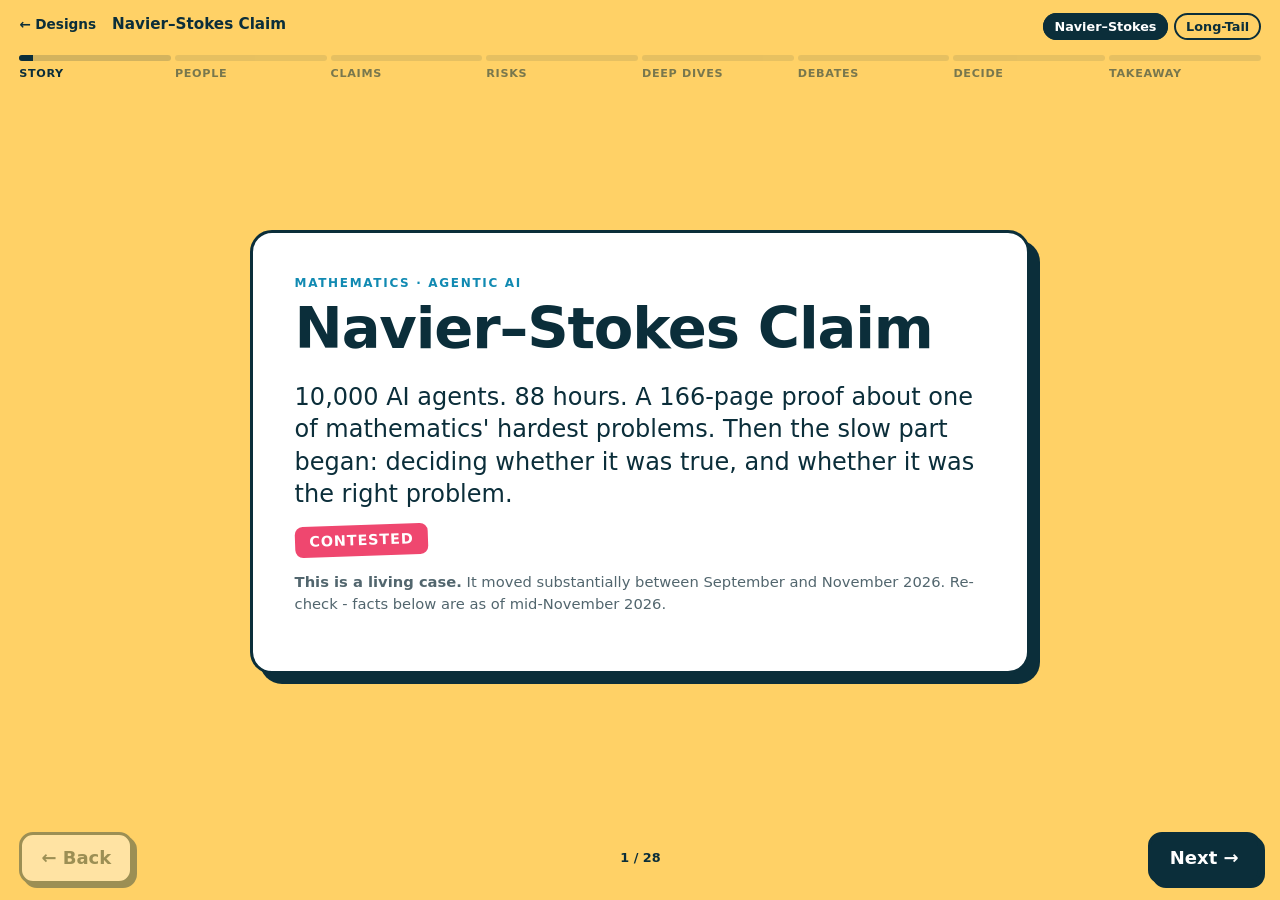
<file: designs/unused/b-cards.html>
<!doctype html>
<html lang="en">
<head>
<meta charset="utf-8">
<meta name="viewport" content="width=device-width, initial-scale=1">
<title>Case study · Design B: Story cards</title>
<link rel="stylesheet" href="../shared/base.css">
<style>
:root {
  --paper: #ffffff; --ink: #0b2e3a; --muted: #b9c6cb; --muted-ink: #52666e; --line: #dbe4e7;
  --bg: #ffd166; --accent: #ef476f; --accent2: #118ab2; --ok: #06a77d; --bad: #d1342f;
  --sans: "Avenir Next", "Segoe UI", system-ui, -apple-system, sans-serif;
}
html, body { height: 100%; }
body { background: var(--bg); color: var(--ink); font-family: var(--sans); font-size: 18px; line-height: 1.5; display: flex; flex-direction: column; overflow: hidden; }
header { display: flex; align-items: center; gap: 1rem; padding: .7rem 1.2rem; flex-wrap: wrap; }
header .home { font-weight: 800; text-decoration: none; font-size: .85rem; }
header .title { font-weight: 800; font-size: .95rem; flex: 1; min-width: 0; white-space: nowrap; overflow: hidden; text-overflow: ellipsis; }
.switch a { font-size: .8rem; font-weight: 700; margin-left: .4rem; padding: .25rem .6rem; border-radius: 999px; border: 2px solid var(--ink); text-decoration: none; }
.switch a[aria-current] { background: var(--ink); color: #fff; }
.chapters { display: flex; gap: 4px; padding: 0 1.2rem; overflow-x: auto; }
.chapters button { flex: 1; min-width: 74px; border: 0; background: none; padding: .35rem 0 0; text-align: left; font-size: .7rem; font-weight: 800; letter-spacing: .06em; text-transform: uppercase; color: var(--ink); opacity: .55; }
.chapters button .bar { display: block; height: 6px; border-radius: 3px; background: rgba(11, 46, 58, .18); margin-bottom: .3rem; overflow: hidden; }
.chapters button .bar i { display: block; height: 100%; width: 0; background: var(--ink); transition: width .3s; }
.chapters button.on { opacity: 1; }
main { flex: 1; display: grid; place-items: center; padding: 1rem; position: relative; min-height: 0; }
.card { width: min(780px, 100%); max-height: 100%; overflow-y: auto; background: var(--paper); border: 3px solid var(--ink); border-radius: 22px; box-shadow: 10px 10px 0 var(--ink); padding: clamp(1.3rem, 4vw, 2.6rem); animation: in .35s ease-out; position: relative; }
.card.back { animation: inback .35s ease-out; }
@keyframes in { from { opacity: 0; transform: translateX(40px) rotate(1.5deg); } }
@keyframes inback { from { opacity: 0; transform: translateX(-40px) rotate(-1.5deg); } }
.eyebrow { font-size: .75rem; font-weight: 800; letter-spacing: .14em; text-transform: uppercase; color: var(--accent2); margin-bottom: .5rem; }
.card h1 { font-size: clamp(2.2rem, 6vw, 3.6rem); line-height: 1; margin: .1em 0 .4em; letter-spacing: -.02em; }
.card h2 { font-size: clamp(1.5rem, 3.6vw, 2.2rem); line-height: 1.1; margin: 0 0 .7rem; letter-spacing: -.01em; }
.card p { margin: 0 0 .9rem; }
.big { font-size: clamp(1.2rem, 2.6vw, 1.5rem); line-height: 1.35; }
.label-chip { display: inline-block; background: var(--accent); color: #fff; font-weight: 800; padding: .3rem .9rem; border-radius: 8px; transform: rotate(-2deg); letter-spacing: .06em; text-transform: uppercase; font-size: .9rem; }
.muted { color: var(--muted-ink); font-size: .92rem; }
footer { display: flex; justify-content: space-between; align-items: center; padding: .7rem 1.2rem 1rem; gap: 1rem; }
footer button, .btn { border: 3px solid var(--ink); background: #fff; color: var(--ink); border-radius: 14px; padding: .6rem 1.2rem; font-weight: 800; box-shadow: 4px 4px 0 var(--ink); transition: transform .1s, box-shadow .1s; }
footer button:active, .btn:active { transform: translate(3px, 3px); box-shadow: 1px 1px 0 var(--ink); }
footer button:disabled { opacity: .4; }
footer .next { background: var(--ink); color: #fff; }
footer .count { font-size: .8rem; font-weight: 700; }
.btn.primary { background: var(--accent); color: #fff; }
.btn.small { padding: .35rem .8rem; font-size: .85rem; box-shadow: 3px 3px 0 var(--ink); }

/* Stats */
.stats { display: grid; grid-template-columns: repeat(auto-fit, minmax(130px, 1fr)); gap: .8rem; margin-top: 1rem; }
.stats div { background: var(--bg); border-radius: 14px; padding: .8rem; animation: pop .5s backwards; }
.stats b { display: block; font-size: 2rem; font-weight: 900; letter-spacing: -.03em; }
.stats span { font-size: .85rem; }
@keyframes pop { from { opacity: 0; transform: scale(.7); } }

/* Viz box */
.vizbox { background: #f6f9fa; border-radius: 16px; padding: .8rem; margin: 0 0 1.1rem; }
.vizbox .viz { width: 100%; max-height: 260px; }

/* Who */
.who { display: grid; grid-template-columns: repeat(auto-fit, minmax(200px, 1fr)); gap: .8rem; }
.who button { text-align: left; border: 3px solid var(--ink); border-radius: 16px; background: #fff; padding: 1rem; color: var(--ink); }
.who button b { display: block; font-size: 1.1rem; margin-bottom: .2rem; }
.who button .txt { font-size: .92rem; display: none; }
.who button[aria-expanded="true"] { background: var(--ink); color: #fff; }
.who button[aria-expanded="true"] .txt { display: block; }
.who button .tap { font-size: .75rem; font-weight: 700; opacity: .6; }
.who button[aria-expanded="true"] .tap { display: none; }

/* Claim game */
.claimtext { font-size: clamp(1.3rem, 3vw, 1.75rem); font-weight: 800; line-height: 1.25; margin: .4rem 0 1.2rem; }
.options { display: flex; flex-wrap: wrap; gap: .5rem; }
.options button { border: 3px solid var(--ink); background: #fff; border-radius: 999px; padding: .45rem 1rem; font-weight: 800; color: var(--ink); }
.options button.right { background: var(--ok); color: #fff; border-color: var(--ok); }
.options button.wrong { background: var(--bad); color: #fff; border-color: var(--bad); text-decoration: line-through; }
.options button:disabled { cursor: default; }
.reveal { margin-top: 1.1rem; padding: 1rem; border-radius: 14px; background: #f6f9fa; display: none; }
.reveal.show { display: block; animation: pop .35s; }
.score { position: absolute; top: 1rem; right: 1.2rem; font-weight: 900; background: var(--bg); border-radius: 999px; padding: .2rem .8rem; font-size: .85rem; }

/* Risks */
.risks { display: grid; grid-template-columns: repeat(auto-fit, minmax(200px, 1fr)); gap: .6rem; }
.risks div { border-radius: 14px; padding: .8rem .9rem; color: #fff; font-weight: 700; font-size: .95rem; }
.risks small { display: block; font-weight: 500; opacity: .9; margin-top: .3rem; }

/* Flip */
.flipper { display: grid; gap: .8rem; }
.face { border-radius: 16px; padding: 1.1rem 1.2rem; font-size: 1.02rem; }
.face h4 { margin: 0 0 .4rem; font-size: .8rem; letter-spacing: .12em; text-transform: uppercase; }
.face.reading { background: var(--accent2); color: #fff; }
.face.push { background: #fff; border: 3px dashed var(--ink); }
.hidden { display: none !important; }

/* Inner tabs (dd2, dd3) */
.innertabs { display: flex; flex-wrap: wrap; gap: .4rem; margin-bottom: 1rem; }
.innertabs button { border: 2px solid var(--ink); background: #fff; border-radius: 10px; padding: .3rem .7rem; font-weight: 800; font-size: .85rem; color: var(--ink); text-align: left; }
.innertabs button[aria-selected="true"] { background: var(--ink); color: #fff; }
.panel { background: #f6f9fa; border-radius: 14px; padding: 1rem 1.1rem; min-height: 120px; }
.panel .who-carries { font-size: .8rem; font-weight: 800; color: var(--accent); text-transform: uppercase; letter-spacing: .08em; }

/* Debate vote */
.vote { display: grid; grid-template-columns: 1fr 1fr; gap: .8rem; }
.vote button { text-align: left; border: 3px solid var(--ink); border-radius: 16px; background: #fff; padding: 1rem; color: var(--ink); font-size: .9rem; }
.vote button b { display: block; font-size: 1rem; margin-bottom: .4rem; }
.vote button ul { margin: 0; padding-left: 1.1rem; }
.vote button.chosen { background: var(--ink); color: #fff; box-shadow: 6px 6px 0 var(--accent); }
.third { margin-top: 1rem; border-radius: 16px; background: var(--accent); color: #fff; padding: 1rem 1.2rem; font-size: 1rem; display: none; }
.third.show { display: block; animation: pop .35s; }

/* Decision */
.choices { display: grid; gap: .6rem; margin-top: .6rem; }
.choices button { text-align: left; border: 3px solid var(--ink); border-radius: 14px; background: #fff; padding: .8rem 1rem; font-weight: 700; color: var(--ink); }
.choices button.chosen { background: var(--accent); color: #fff; border-color: var(--accent); }
textarea { width: 100%; min-height: 110px; border: 3px solid var(--ink); border-radius: 14px; padding: .8rem; font: inherit; font-size: 1rem; }

/* Takeaway */
.final { background: var(--ink); color: #fff; }
.final .eyebrow { color: var(--bg); }
.final .big { font-size: clamp(1.4rem, 3.2vw, 2rem); }
.summary { display: grid; grid-template-columns: repeat(auto-fit, minmax(160px, 1fr)); gap: .6rem; margin: 1rem 0; }
.summary div { background: rgba(255, 255, 255, .1); border-radius: 12px; padding: .7rem; font-size: .9rem; }
.summary b { display: block; font-size: 1.5rem; color: var(--bg); }
details { margin-top: .8rem; }
details summary { cursor: pointer; font-weight: 800; }
.final details, .final a { color: #fff; }
.recs li { margin-bottom: .4rem; }
@media (max-width: 640px) { .vote { grid-template-columns: 1fr; } .card { box-shadow: 6px 6px 0 var(--ink); } body { font-size: 16px; } }
</style>
</head>
<body>
<header>
  <a class="home" href="../index.html">← Designs</a>
  <span class="title" id="title"></span>
  <span class="switch"><a href="?case=navier-stokes" data-case="navier-stokes">Navier–Stokes</a><a href="?case=long-tail-research" data-case="long-tail-research">Long-Tail</a></span>
</header>
<nav class="chapters" id="chapters" aria-label="Chapters"></nav>
<main id="stage" aria-live="polite"></main>
<footer>
  <button id="prev" aria-label="Previous card">← Back</button>
  <span class="count" id="count"></span>
  <button id="next" class="next" aria-label="Next card">Next →</button>
</footer>

<script src="../data/cases.js"></script>
<script src="../data/extras.js"></script>
<script src="../shared/model.js"></script>
<script src="../shared/viz.js"></script>
<script>
(function () {
  const slug = caseSlug();
  const M = buildModel(slug), X = M.extras;
  document.title = M.title + " · Design B: Story cards";
  document.getElementById("title").textContent = M.title;
  document.querySelectorAll(".switch a").forEach((a) => { if (a.dataset.case === slug) a.setAttribute("aria-current", "page"); });
  const S = (k) => STATUS[k] || STATUS.other;
  const state = { score: 0, answered: 0, votes: {}, choice: null };
  const dd = (n) => M.deepDives.find((d) => d.n === n);
  const cards = [];   // {chapter, render(el), mount?(el)}
  const add = (chapter, render, mount) => cards.push({ chapter, render, mount });

  // ---- STORY
  add("Story", () => `<div class="eyebrow">${X.kicker || "Case study"}</div><h1>${M.title}</h1><p class="big">${X.hook || firstSentence(M.background[0]?.html)}</p><span class="label-chip">${M.label.tag}</span><p class="muted" style="margin-top:.8rem">${M.label.html}</p>${M.callouts.map((c) => `<p class="muted">${c}</p>`).join("")}`);
  if (X.stats) add("Story", () => `<div class="eyebrow">In numbers</div><h2>The case at a glance</h2><div class="stats">${X.stats.map((s, i) => `<div style="animation-delay:${i * 0.12}s"><b>${s.n}</b><span>${s.l}</span></div>`).join("")}</div>`);
  const steps = X.steps || M.background.filter((b) => b.type === "p").map((b, i) => ({ v: i, html: b.html }));
  steps.forEach((st, i) => add("Story", () => `<div class="eyebrow">What happened · ${i + 1} of ${steps.length}</div><div class="vizbox" data-step="${i}"></div><p class="big">${st.html}</p>`, (el) => {
    const box = el.querySelector(".vizbox");
    if (st.chart && X.dumbbell) vizDumbbell(box, X.dumbbell, 0);
    else if (X.viz === "timeline") vizTimeline(box, X.timeline, st.v, { width: 640, height: 340 });
    else if (X.viz === "flow") vizFlow(box, X.flow, st.v, { showGates: !!st.gates });
    else box.remove();
  }));
  add("Story", () => `<div class="eyebrow">Want the full story?</div><h2>The complete background</h2><details><summary>Open the full text</summary>${renderBlocks(M.background)}</details><p class="muted" style="margin-top:1rem">Or keep going: next, who did what.</p>`);

  // ---- PEOPLE
  add("People", () => `<div class="eyebrow">Who did what</div><h2>Tap each to see their part</h2><div class="who">${M.who.map((w) => `<button aria-expanded="false"><b>${w.role}</b><span class="tap">Tap to reveal</span><span class="txt">${w.text}</span></button>`).join("")}</div>`,
    (el) => el.querySelectorAll(".who button").forEach((b) => b.addEventListener("click", () => b.setAttribute("aria-expanded", b.getAttribute("aria-expanded") !== "true"))));

  // ---- CLAIMS (game)
  const optionKeys = [...new Set(["verified", "reported", "claimed", "contested", "disputed", "not-shown", ...M.claims.map((c) => c.key)])];
  add("Claims", () => `<div class="eyebrow">Claim check</div><h2>Can you tell what holds up?</h2><p class="big">Next you'll see ${M.claims.length} claims made about this case. For each, guess how well it is supported. Then see the evidence.</p><div class="vizbox"><div class="statusbar">${optionKeys.map((k) => `<span style="flex:1;background:${S(k).color}">${S(k).label}</span>`).join("")}</div></div><p class="muted">Verified: confirmed by independent or peer-reviewed evidence. Reported: stated by credible sources, not independently checked. Claimed: asserted by an interested party. Contested or disputed: experts disagree, or evidence points against it. Not shown: no evidence yet.</p>`);
  M.claims.forEach((c, i) => add("Claims", () => `<span class="score" id="score">${state.score}/${state.answered}</span><div class="eyebrow">Claim ${i + 1} of ${M.claims.length}</div><p class="claimtext">“${c.claim}”</p><p class="muted">How well supported is this?</p><div class="options">${optionKeys.map((k) => `<button data-k="${k}">${S(k).label}</button>`).join("")}</div><div class="reveal"><span class="pill" style="background:${S(c.key).color}">${stripTags(c.status)}</span><p style="margin-top:.6rem">${c.evidence}</p></div>`,
    (el) => {
      const opts = el.querySelectorAll(".options button"), rev = el.querySelector(".reveal");
      if (c._done) { opts.forEach((b) => { b.disabled = true; if (b.dataset.k === c.key) b.classList.add("right"); if (b.dataset.k === c._guess && c._guess !== c.key) b.classList.add("wrong"); }); rev.classList.add("show"); }
      opts.forEach((b) => b.addEventListener("click", () => {
        if (c._done) return; c._done = true; c._guess = b.dataset.k; state.answered++;
        if (b.dataset.k === c.key) state.score++;
        opts.forEach((o) => { o.disabled = true; if (o.dataset.k === c.key) o.classList.add("right"); });
        if (b.dataset.k !== c.key) b.classList.add("wrong");
        rev.classList.add("show"); el.querySelector("#score").textContent = `${state.score}/${state.answered}`;
      }));
    }));

  // ---- RISKS
  add("Risks", () => `<div class="eyebrow">Harm and risk</div><h2>What could go wrong, and for whom</h2><div class="risks">${M.risks.map((r) => `<div style="background:${S(r.key).color}">${r.risk}<small>${stripTags(r.who)} · ${stripTags(r.status)}</small></div>`).join("")}</div>`);

  // ---- DEEP DIVES
  const d1 = dd(1);
  if (d1) add("Deep dives", () => `<div class="eyebrow">Deep dive 1 · ${d1.title}</div><h2>${stripTags(d1.question)}</h2><p class="muted">Think about it first, then reveal.</p><div class="flipper"><button class="btn primary" id="r1">Show our reading</button><div class="face reading hidden"><h4>Our reading</h4>${d1.reading}</div><button class="btn hidden" id="r2">Now show the push back</button><div class="face push hidden"><h4>Push back</h4>${d1.pushback}</div></div><details><summary>Read the full argument</summary>${renderBlocks(d1.body)}</details>`,
    (el) => {
      const [r1, rd, r2, pb] = [el.querySelector("#r1"), el.querySelector(".reading"), el.querySelector("#r2"), el.querySelector(".push")];
      r1.onclick = () => { r1.classList.add("hidden"); rd.classList.remove("hidden"); r2.classList.remove("hidden"); };
      r2.onclick = () => { r2.classList.add("hidden"); pb.classList.remove("hidden"); };
    });
  const d2 = dd(2);
  if (d2 && d2.list) add("Deep dives", () => `<div class="eyebrow">Deep dive 2 · ${d2.title}</div><h2>${d2.question ? stripTags(d2.question) : "What actually changed?"}</h2><div class="innertabs" role="tablist">${d2.list.items.map((it, i) => `<button role="tab" aria-selected="${i === 0}" data-i="${i}">${i + 1}. ${leadSplit(it).lead || "Point " + (i + 1)}</button>`).join("")}</div><div class="panel" id="p2"></div>${d2.discussion ? `<p class="muted" style="margin-top:.8rem"><b>For discussion:</b> ${d2.discussion}</p>` : ""}`,
    (el) => {
      const show = (i) => { el.querySelector("#p2").innerHTML = leadSplit(d2.list.items[i]).rest || d2.list.items[i]; el.querySelectorAll(".innertabs button").forEach((b) => b.setAttribute("aria-selected", +b.dataset.i === i)); };
      el.querySelectorAll(".innertabs button").forEach((b) => (b.onclick = () => show(+b.dataset.i))); show(0);
    });
  const d3 = dd(3);
  if (d3 && d3.table) add("Deep dives", () => `<div class="eyebrow">Deep dive 3 · ${d3.title}</div><h2>Pick an ethical issue</h2><div class="innertabs" role="tablist">${d3.table.rows.map((r, i) => `<button role="tab" aria-selected="${i === 0}" data-i="${i}">${stripTags(r[0])}</button>`).join("")}</div><div class="panel" id="p3"></div>${d3.discussion ? `<p class="muted" style="margin-top:.8rem"><b>For discussion:</b> ${d3.discussion}</p>` : ""}`,
    (el) => {
      const show = (i) => { const r = d3.table.rows[i]; el.querySelector("#p3").innerHTML = `<div class="who-carries">Who carries it: ${stripTags(r[1])}</div><p style="margin-top:.4rem">${r[2]}</p>`; el.querySelectorAll(".innertabs button").forEach((b) => b.setAttribute("aria-selected", +b.dataset.i === i)); };
      el.querySelectorAll(".innertabs button").forEach((b) => (b.onclick = () => show(+b.dataset.i))); show(0);
    });

  // ---- DEBATES
  const d4 = dd(4);
  (d4 ? d4.debates : []).forEach((d, i) => add("Debates", () => `<div class="eyebrow">Debate ${i + 1} of ${d4.debates.length}</div><h2>${d.title}</h2><p class="muted">Which side convinces you more? Pick one to see a third way of looking at it.</p><div class="vote"><button data-s="a"><b>A · ${d.a?.label || ""}</b><ul>${(d.a?.points || []).map((p) => `<li>${p}</li>`).join("")}</ul></button><button data-s="b"><b>B · ${d.b?.label || ""}</b><ul>${(d.b?.points || []).map((p) => `<li>${p}</li>`).join("")}</ul></button></div><div class="third"><b>A third framing.</b> ${d.third}</div>`,
    (el) => {
      const btns = el.querySelectorAll(".vote button"), third = el.querySelector(".third");
      const set = (s) => { state.votes[i] = s; btns.forEach((b) => b.classList.toggle("chosen", b.dataset.s === s)); third.classList.add("show"); };
      if (state.votes[i]) set(state.votes[i]);
      btns.forEach((b) => (b.onclick = () => set(b.dataset.s)));
    }));

  // ---- DECIDE
  const opts = [...M.decision.matchAll(/\(([a-d])\)\s*(.+?)(?=,?\s*(?:or\s+)?\([a-d]\)|\?|$)/g)].map((m) => ({ k: m[1], t: m[2].replace(/[,;]\s*$/, "") }));
  const stem = opts.length ? M.decision.split(/\(a\)/)[0] : M.decision;
  const tail = opts.length ? (M.decision.match(/\?\s*([^?]*\?[^]*)$/) || [])[1] || "" : "";
  add("Decide", () => `<div class="eyebrow">Decision point</div><h2>Your call</h2><p class="big">${stem}</p>${opts.length ? `<div class="choices">${opts.map((o) => `<button data-k="${o.k}"><b>(${o.k})</b> ${o.t}</button>`).join("")}</div><p class="muted hidden" id="tail" style="margin-top:1rem">${tail}</p>` : `<textarea placeholder="Write what you would do. (Stays in this browser.)"></textarea>`}`,
    (el) => {
      el.querySelectorAll(".choices button").forEach((b) => (b.onclick = () => { state.choice = b.dataset.k; el.querySelectorAll(".choices button").forEach((x) => x.classList.toggle("chosen", x === b)); el.querySelector("#tail")?.classList.remove("hidden"); }));
      if (state.choice) el.querySelector(`.choices button[data-k="${state.choice}"]`)?.click();
      const ta = el.querySelector("textarea"); if (ta) { const k = "b-ans-" + slug; ta.value = localStorage.getItem(k) || ""; ta.oninput = () => localStorage.setItem(k, ta.value); }
    });
  if (M.activity) add("Decide", () => `<div class="eyebrow">Classroom activity</div><h2>${M.activity.title}</h2><p>${M.activity.html}</p>`);

  // ---- TAKEAWAY
  const auds = [...new Set(M.recs.map((r) => r.audience))];
  add("Takeaway", () => `<div class="eyebrow">What to do</div><h2>Recommendations</h2><div class="innertabs" role="tablist">${auds.map((a, i) => `<button role="tab" aria-selected="${i === 0}" data-a="${a}">${a}</button>`).join("")}</div><ul class="recs panel" id="rl"></ul><details><summary>What a scientist needs to know</summary><ul>${M.scientist.map((s) => `<li>${s}</li>`).join("")}</ul></details>`,
    (el) => {
      const show = (a) => { el.querySelector("#rl").innerHTML = M.recs.filter((r) => r.audience === a).map((r) => `<li>${r.action}</li>`).join(""); el.querySelectorAll(".innertabs button").forEach((b) => b.setAttribute("aria-selected", b.dataset.a === a)); };
      el.querySelectorAll(".innertabs button").forEach((b) => (b.onclick = () => show(b.dataset.a))); if (auds[0]) show(auds[0]);
    });
  add("Takeaway", () => `<div class="eyebrow">Takeaway</div><p class="big">${M.takeaway}</p><div class="summary"><div><b>${state.score}/${state.answered}</b>claims you read correctly</div><div><b>${Object.keys(state.votes).length}/${d4 ? d4.debates.length : 0}</b>debates you weighed in on</div><div><b>${state.choice ? "(" + state.choice + ")" : "—"}</b>your decision</div></div>${M.extraSections.map((s) => `<details><summary>${s.title}</summary>${renderBlocks(s.blocks)}</details>`).join("")}<details><summary>Sources</summary>${renderBlocks(M.sources)}</details>${M.note ? `<details><summary>Before teaching: what to verify</summary><p>${M.note}</p></details>` : ""}<p class="muted" style="color:#cfe">Rendered from ${M.file}.</p>`, (el) => el.classList.add("final"));

  // ---- Deck engine
  const chapNames = [...new Set(cards.map((c) => c.chapter))];
  const chapEl = document.getElementById("chapters");
  chapEl.innerHTML = chapNames.map((n) => `<button data-c="${n}"><span class="bar"><i></i></span>${n}</button>`).join("");
  chapEl.querySelectorAll("button").forEach((b) => (b.onclick = () => go(cards.findIndex((c) => c.chapter === b.dataset.c))));
  const stage = document.getElementById("stage"), prev = document.getElementById("prev"), next = document.getElementById("next"), count = document.getElementById("count");
  let cur = Math.min(+(location.hash.slice(1) || 0) || 0, cards.length - 1);
  function go(i, back) {
    if (i < 0 || i >= cards.length) return;
    cur = i;
    const c = cards[i];
    stage.innerHTML = `<article class="card ${back ? "back" : ""}" tabindex="-1">${c.render()}</article>`;
    const el = stage.firstElementChild;
    if (c.mount) c.mount(el);
    applyGlossary(el, X.glossary);
    prev.disabled = i === 0; next.disabled = i === cards.length - 1;
    count.textContent = `${i + 1} / ${cards.length}`;
    chapNames.forEach((n, k) => {
      const idx = cards.map((cc, j) => (cc.chapter === n ? j : -1)).filter((j) => j >= 0);
      const done = idx.filter((j) => j <= i).length / idx.length;
      const btn = chapEl.children[k]; btn.querySelector("i").style.width = done * 100 + "%"; btn.classList.toggle("on", c.chapter === n);
    });
    history.replaceState(null, "", `?case=${slug}#${i}`);
  }
  prev.onclick = () => go(cur - 1, true);
  next.onclick = () => go(cur + 1);
  addEventListener("keydown", (e) => { if (e.target.matches("textarea")) return; if (e.key === "ArrowRight") go(cur + 1); if (e.key === "ArrowLeft") go(cur - 1, true); });
  let tx = null;
  stage.addEventListener("touchstart", (e) => (tx = e.touches[0].clientX), { passive: true });
  stage.addEventListener("touchend", (e) => { if (tx === null) return; const dx = e.changedTouches[0].clientX - tx; if (Math.abs(dx) > 60) dx < 0 ? go(cur + 1) : go(cur - 1, true); tx = null; });
  go(cur);
})();
</script>
</body>
</html>
</file>
<file: designs/shared/base.css>
/* Shared base for all three designs. Each design sets its own palette. */
*, *::before, *::after { box-sizing: border-box; }
html { -webkit-text-size-adjust: 100%; }
body { margin: 0; }
img, svg { max-width: 100%; display: block; }
a { color: inherit; }
button { font: inherit; cursor: pointer; }
:focus-visible { outline: 3px solid var(--accent); outline-offset: 2px; }
@media (prefers-reduced-motion: reduce) { *, *::before, *::after { animation: none !important; transition: none !important; } }

/* Status pill */
.pill { display: inline-block; padding: .15em .6em; border-radius: 999px; font-size: .78rem; font-weight: 700; letter-spacing: .02em; color: #fff; white-space: nowrap; }

/* Claim status bar */
.statusbar { display: flex; height: 30px; border-radius: 6px; overflow: hidden; gap: 2px; font-size: .72rem; font-weight: 700; color: #fff; }
.statusbar span { display: flex; align-items: center; justify-content: center; min-width: 0; overflow: hidden; white-space: nowrap; padding: 0 4px; }

/* Glossary term */
.gloss { position: relative; background: none; border: 0; padding: 0; color: inherit; font: inherit; border-bottom: 2px dotted var(--accent); cursor: help; }
.gloss::after { content: attr(data-def); position: absolute; left: 50%; bottom: calc(100% + 8px); transform: translateX(-50%) translateY(4px); width: min(280px, 70vw); padding: .7em .9em; background: var(--ink); color: var(--paper); font-size: .82rem; line-height: 1.4; font-weight: 400; border-radius: 8px; opacity: 0; pointer-events: none; transition: opacity .15s, transform .15s; z-index: 50; text-align: left; font-family: system-ui, sans-serif; }
.gloss:hover::after, .gloss:focus::after { opacity: 1; transform: translateX(-50%) translateY(0); }

/* Tables inside disclosures */
.tablewrap { overflow-x: auto; }
.tablewrap table { border-collapse: collapse; width: 100%; font-size: .88rem; }
.tablewrap th, .tablewrap td { text-align: left; vertical-align: top; padding: .5em .6em; border-bottom: 1px solid var(--line, #ddd); }

/* SVG text defaults */
.viz text { fill: var(--ink); font-family: inherit; }
.viz .tl-date, .viz .db-axis, .viz .db-val { font-size: 12px; fill: var(--muted-ink, #666); }
.viz .tl-label, .viz .fl-label, .viz .db-name { font-size: 14px; }
.viz .tl-detail { font-size: 12px; fill: var(--muted-ink, #555); }
.viz .tl-band { font-size: 11px; fill: var(--accent); font-weight: 700; }
.viz .gate-label { font-size: 12px; font-weight: 700; }
.viz g, .viz circle, .viz line { transition: opacity .4s, r .3s, fill .3s, stroke .3s; }

.sr-only { position: absolute; width: 1px; height: 1px; overflow: hidden; clip: rect(0 0 0 0); }

/* Progressive disclosure: clamp long text, trim long lists */
.clamp { display: -webkit-box; -webkit-line-clamp: var(--lines, 3); -webkit-box-orient: vertical; overflow: hidden; }
.clamp.open { display: block; -webkit-line-clamp: unset; }
.more-btn { display: inline-block; margin-top: .35rem; background: none; border: 0; padding: 0; font: 700 .82rem system-ui, sans-serif; color: var(--accent); text-decoration: underline; text-underline-offset: 3px; }
li.trimmed { display: none; }
.trim-btn { list-style: none; }

/* Site navigation shared by story and dossier views */
.casepick { font: 600 .8rem system-ui, sans-serif; border: 1.5px solid var(--ink); border-radius: 999px; padding: .25rem .6rem; background: var(--paper); color: var(--ink); max-width: 46vw; }
.stylelink { font: 700 .8rem system-ui, sans-serif; text-decoration: none; padding: .25rem .7rem; border-radius: 999px; background: var(--ink); color: var(--paper) !important; white-space: nowrap; }
</file>
<file: docs/shared/base.css>
/* Shared base for all three designs. Each design sets its own palette. */
*, *::before, *::after { box-sizing: border-box; }
html { -webkit-text-size-adjust: 100%; }
body { margin: 0; }
img, svg { max-width: 100%; display: block; }
a { color: inherit; }
button { font: inherit; cursor: pointer; }
:focus-visible { outline: 3px solid var(--accent); outline-offset: 2px; }
@media (prefers-reduced-motion: reduce) { *, *::before, *::after { animation: none !important; transition: none !important; } }

/* Status pill */
.pill { display: inline-block; padding: .15em .6em; border-radius: 999px; font-size: .78rem; font-weight: 700; letter-spacing: .02em; color: #fff; white-space: nowrap; }

/* Claim status bar */
.statusbar { display: flex; height: 30px; border-radius: 6px; overflow: hidden; gap: 2px; font-size: .72rem; font-weight: 700; color: #fff; }
.statusbar span { display: flex; align-items: center; justify-content: center; min-width: 0; overflow: hidden; white-space: nowrap; padding: 0 4px; }

/* Glossary term */
.gloss { position: relative; background: none; border: 0; padding: 0; color: inherit; font: inherit; border-bottom: 2px dotted var(--accent); cursor: help; }
.gloss::after { content: attr(data-def); position: absolute; left: 50%; bottom: calc(100% + 8px); transform: translateX(-50%) translateY(4px); width: min(280px, 70vw); padding: .7em .9em; background: var(--ink); color: var(--paper); font-size: .82rem; line-height: 1.4; font-weight: 400; border-radius: 8px; opacity: 0; pointer-events: none; transition: opacity .15s, transform .15s; z-index: 50; text-align: left; font-family: system-ui, sans-serif; }
.gloss:hover::after, .gloss:focus::after { opacity: 1; transform: translateX(-50%) translateY(0); }

/* Tables inside disclosures */
.tablewrap { overflow-x: auto; }
.tablewrap table { border-collapse: collapse; width: 100%; font-size: .88rem; }
.tablewrap th, .tablewrap td { text-align: left; vertical-align: top; padding: .5em .6em; border-bottom: 1px solid var(--line, #ddd); }

/* SVG text defaults */
.viz text { fill: var(--ink); font-family: inherit; }
.viz .tl-date, .viz .db-axis, .viz .db-val { font-size: 12px; fill: var(--muted-ink, #666); }
.viz .tl-label, .viz .fl-label, .viz .db-name { font-size: 14px; }
.viz .tl-detail { font-size: 12px; fill: var(--muted-ink, #555); }
.viz .tl-band { font-size: 11px; fill: var(--accent); font-weight: 700; }
.viz .gate-label { font-size: 12px; font-weight: 700; }
.viz g, .viz circle, .viz line { transition: opacity .4s, r .3s, fill .3s, stroke .3s; }

.sr-only { position: absolute; width: 1px; height: 1px; overflow: hidden; clip: rect(0 0 0 0); }

/* Progressive disclosure: clamp long text, trim long lists */
.clamp { display: -webkit-box; -webkit-line-clamp: var(--lines, 3); -webkit-box-orient: vertical; overflow: hidden; }
.clamp.open { display: block; -webkit-line-clamp: unset; }
.more-btn { display: inline-block; margin-top: .35rem; background: none; border: 0; padding: 0; font: 700 .82rem system-ui, sans-serif; color: var(--accent); text-decoration: underline; text-underline-offset: 3px; }
li.trimmed { display: none; }
.trim-btn { list-style: none; }

/* Site navigation shared by story and dossier views */
.casepick { font: 600 .8rem system-ui, sans-serif; border: 1.5px solid var(--ink); border-radius: 999px; padding: .25rem .6rem; background: var(--paper); color: var(--ink); max-width: 46vw; }
.stylelink { font: 700 .8rem system-ui, sans-serif; text-decoration: none; padding: .25rem .7rem; border-radius: 999px; background: var(--ink); color: var(--paper) !important; white-space: nowrap; }
</file>
